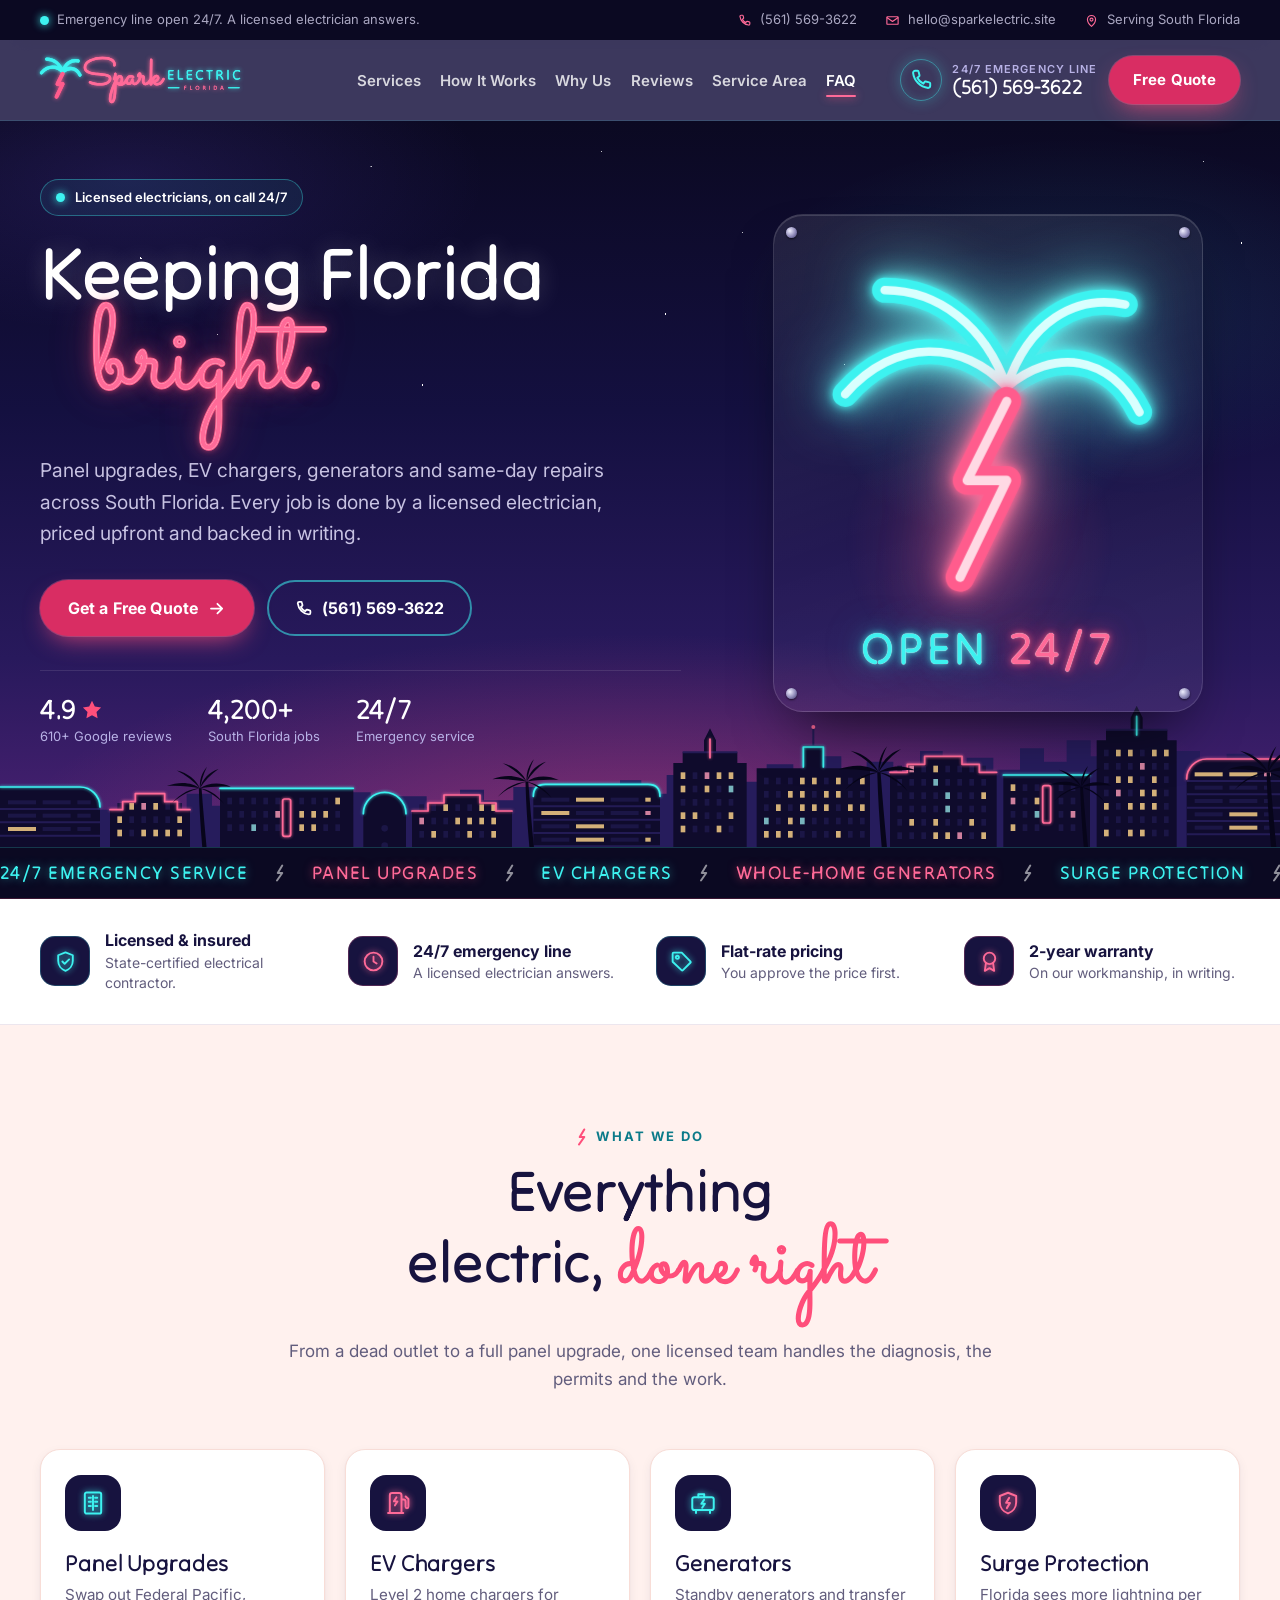
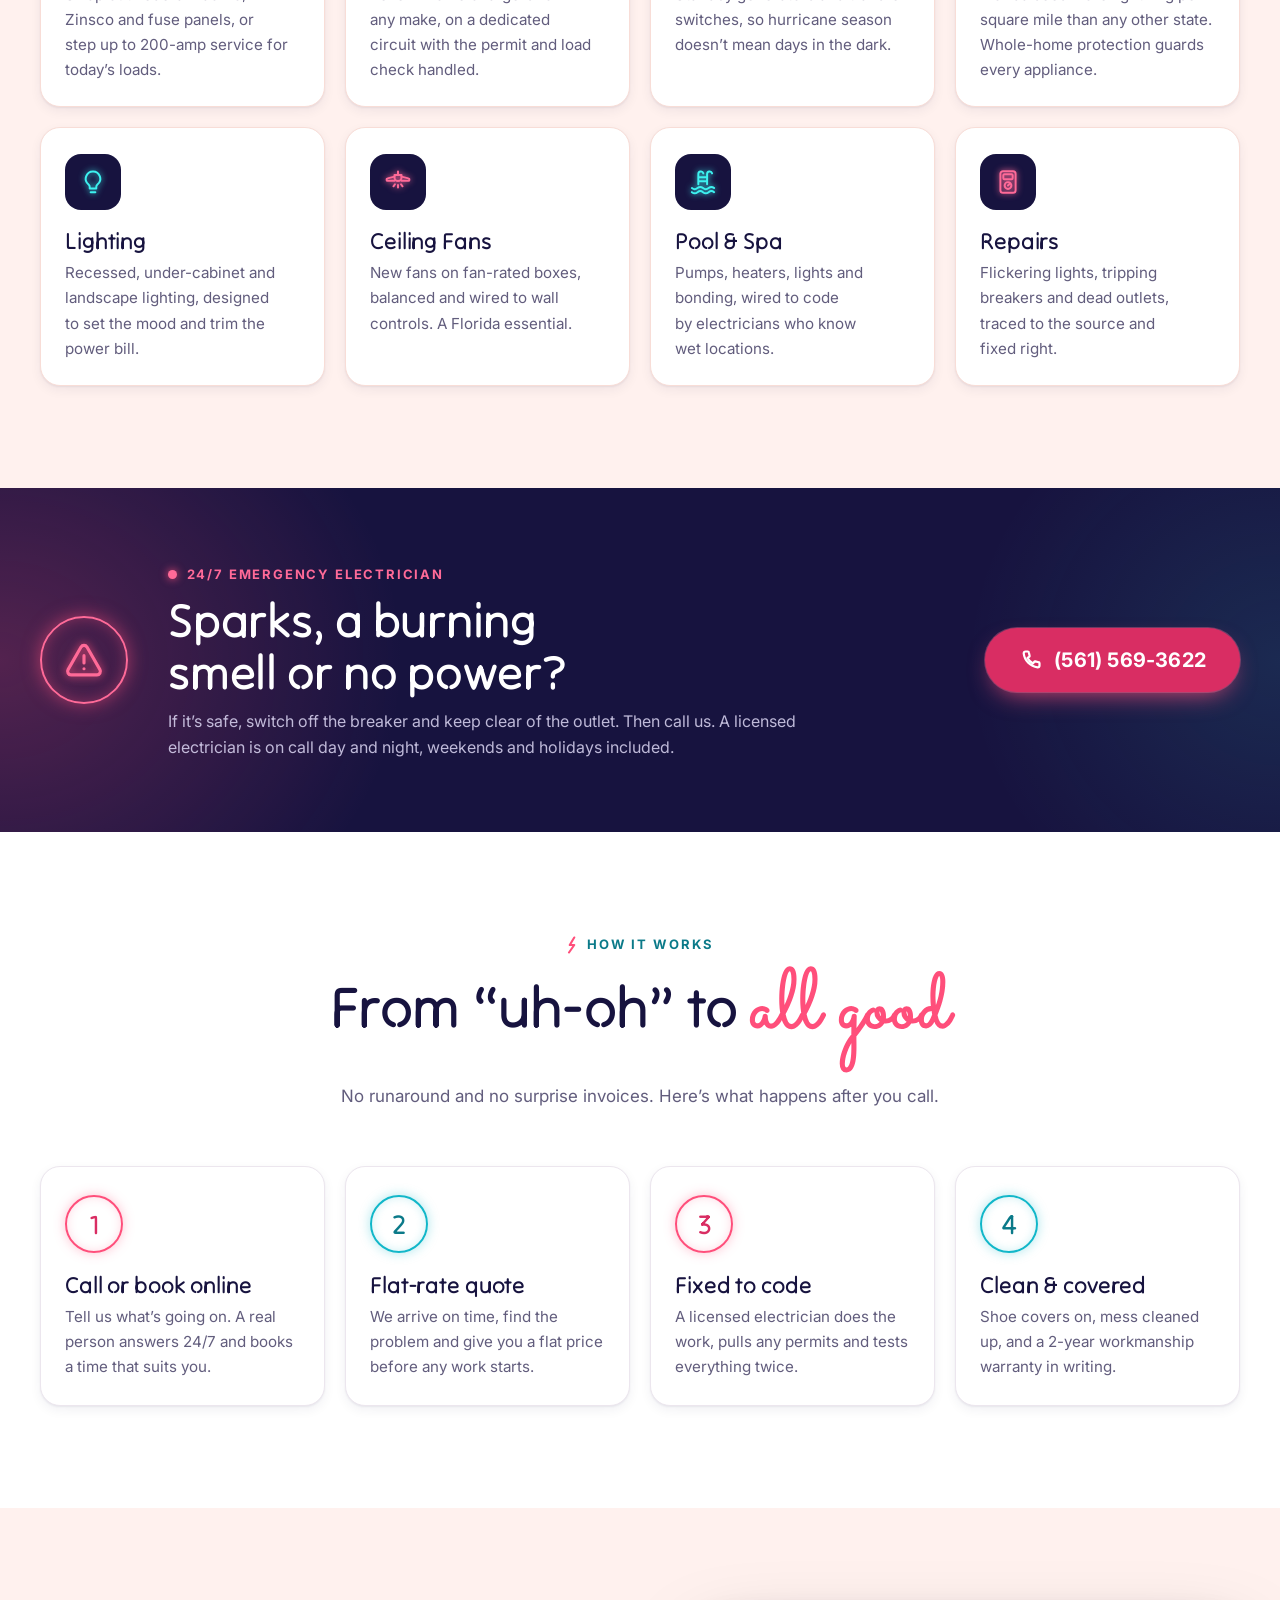
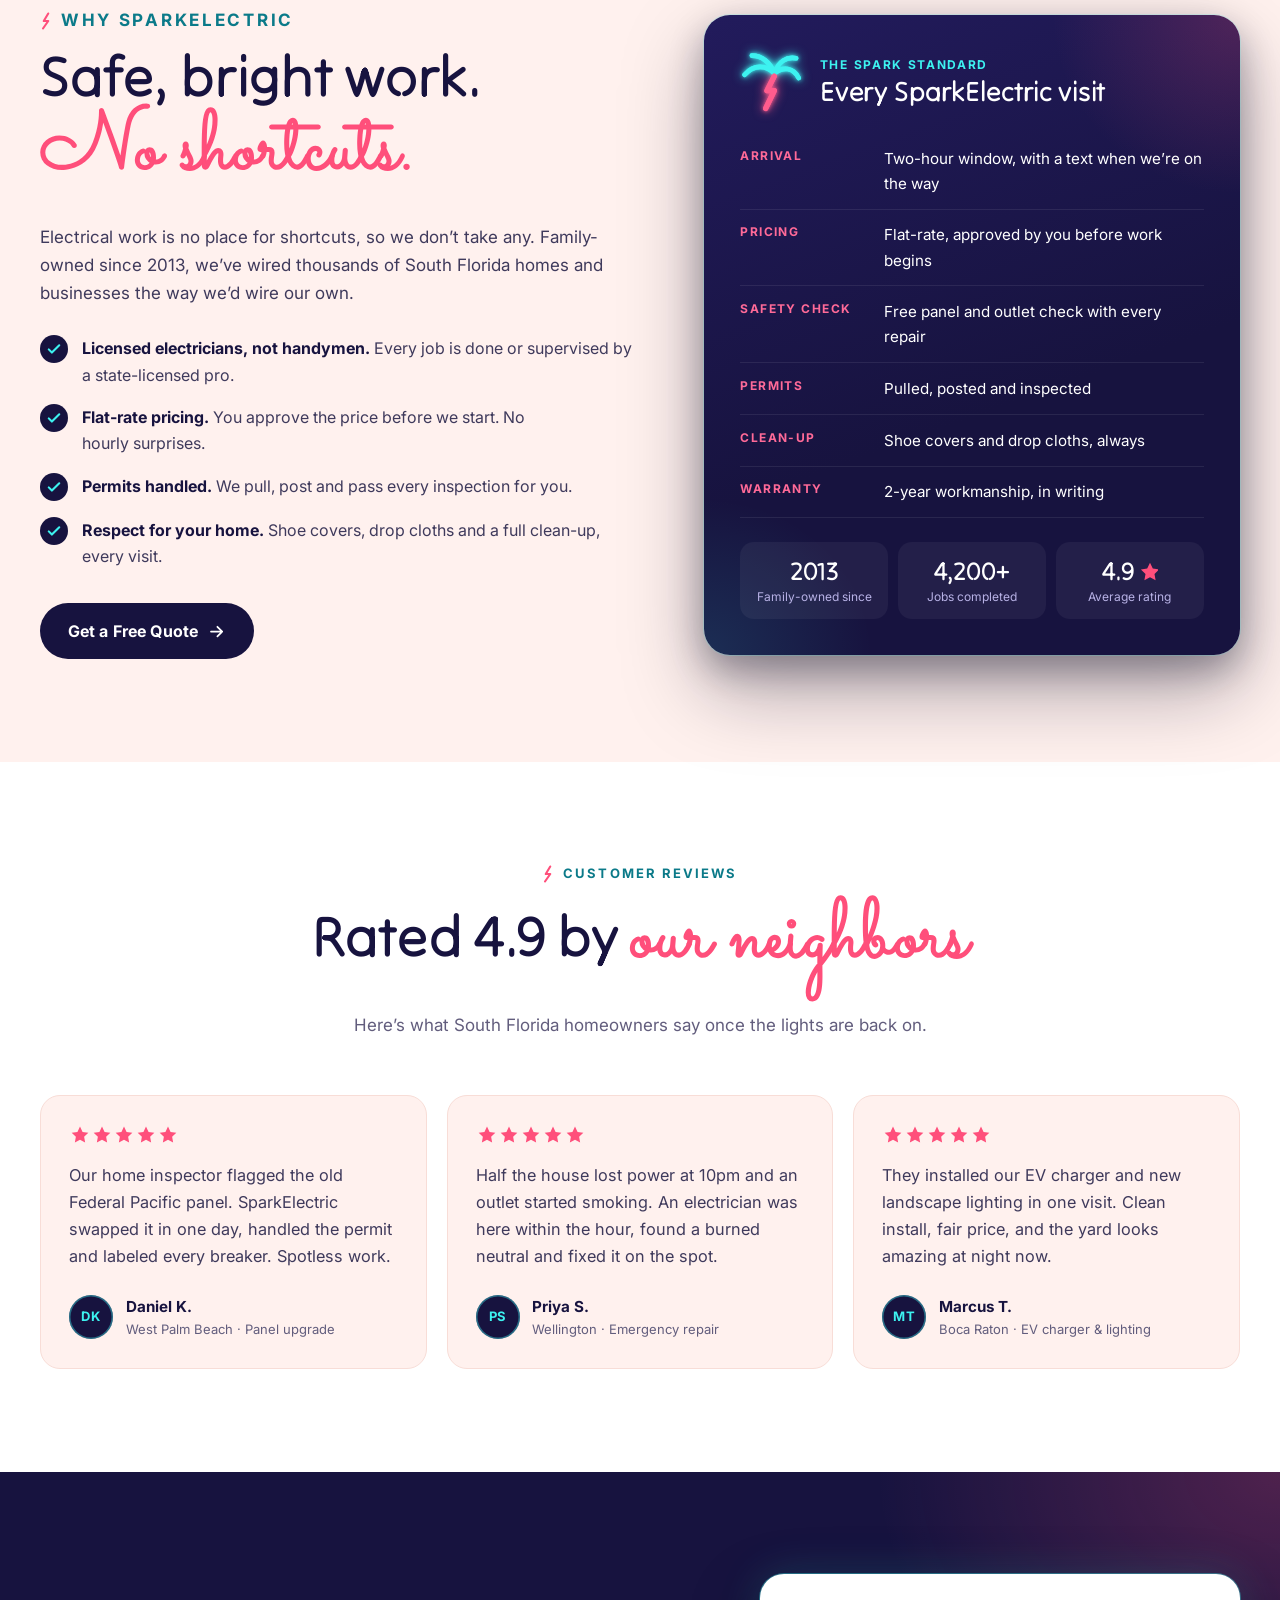
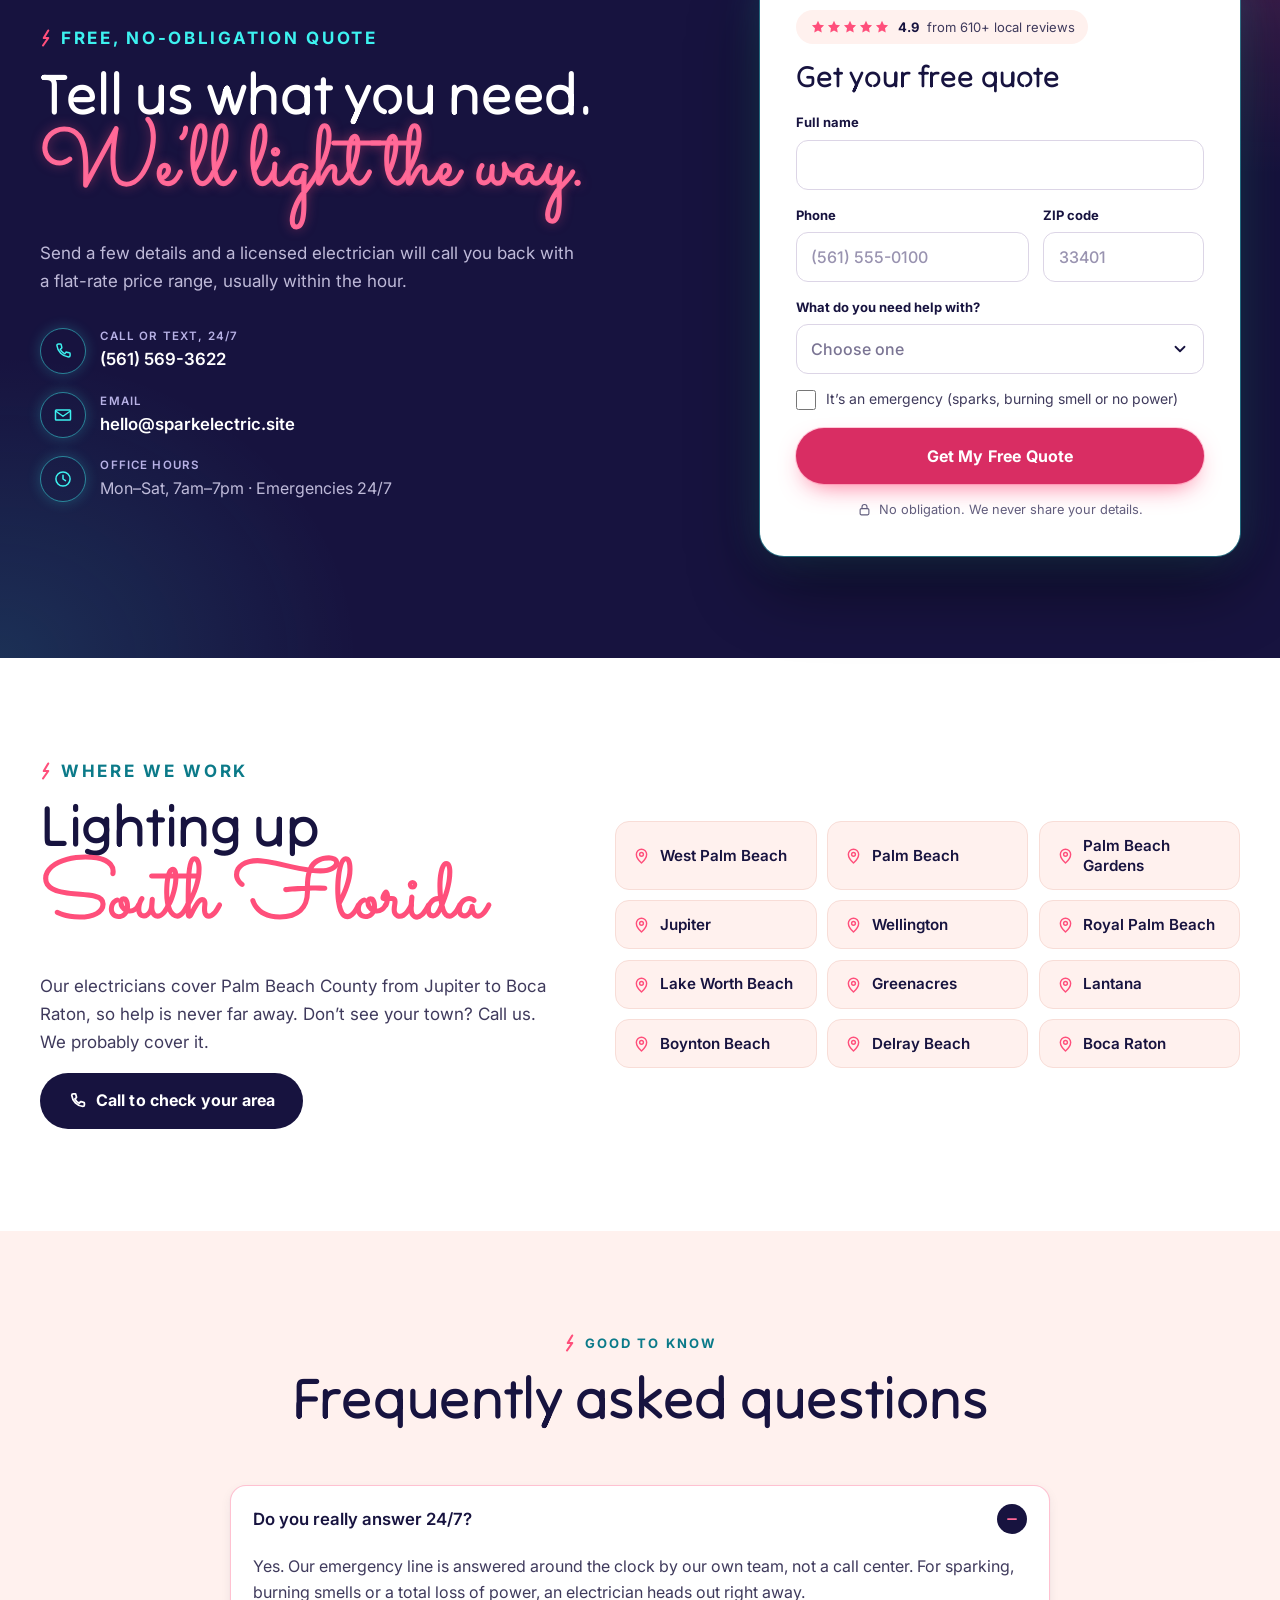
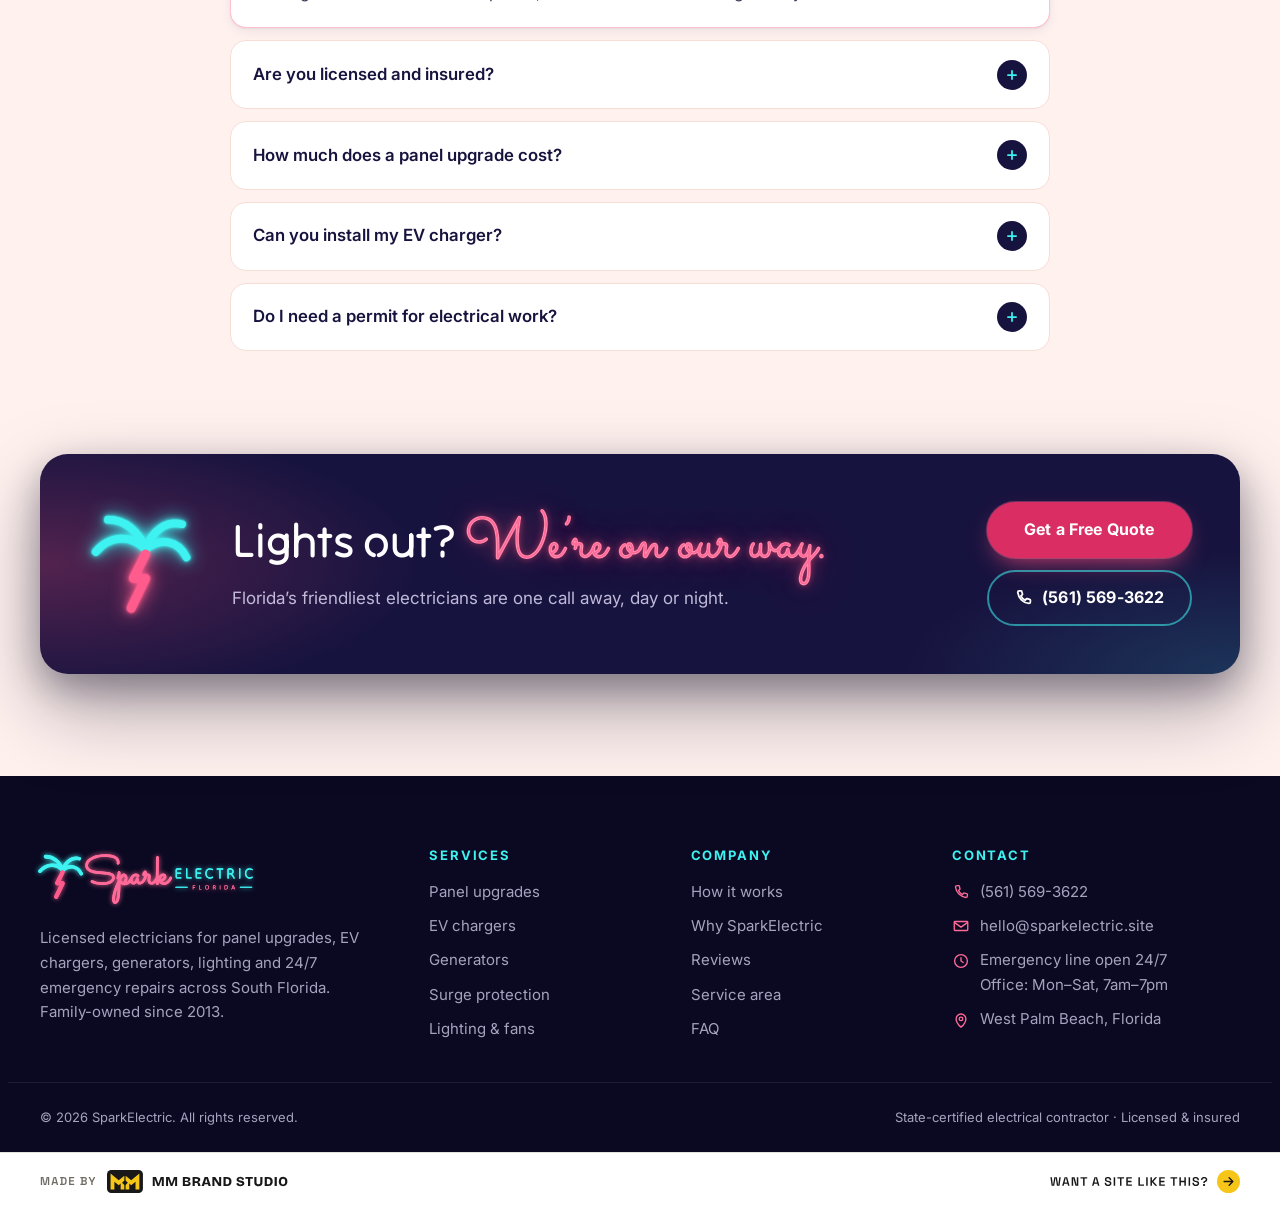
<file: index.html>
<!doctype html>
<html lang="en">
<head>
  <meta charset="utf-8">
  <meta name="viewport" content="width=device-width, initial-scale=1">
  <title>Electrician in South Florida | SparkElectric · Licensed &amp; 24/7</title>
  <meta name="description" content="Licensed South Florida electricians for panel upgrades, EV chargers, generators, lighting and same-day repairs. Upfront flat-rate pricing and a 24/7 emergency line.">
  <link rel="canonical" href="https://sparkelectric.site/">
  <meta name="theme-color" content="#17133F">

  <meta property="og:type" content="website">
  <meta property="og:site_name" content="SparkElectric">
  <meta property="og:title" content="SparkElectric | Keeping Florida bright">
  <meta property="og:description" content="Panel upgrades, EV chargers, generators and same-day electrical repairs from licensed electricians, on call 24/7 across South Florida.">
  <meta property="og:url" content="https://sparkelectric.site/">
  <meta property="og:image" content="https://sparkelectric.site/images/og-image.jpg">
  <meta property="og:image:width" content="1200">
  <meta property="og:image:height" content="630">
  <meta name="twitter:card" content="summary_large_image">

  <link rel="icon" href="images/favicon.svg" type="image/svg+xml">
  <link rel="icon" href="images/favicon-32.png" sizes="32x32" type="image/png">
  <link rel="apple-touch-icon" href="images/apple-touch-icon.png">

  <link rel="preconnect" href="https://fonts.googleapis.com">
  <link rel="preconnect" href="https://fonts.gstatic.com" crossorigin>
  <link rel="stylesheet" href="https://fonts.googleapis.com/css2?family=Inter:wght@400;500;600;700;800&family=Sacramento&family=Tilt+Neon&display=swap">
  <link rel="stylesheet" href="css/styles.css">
  <script>document.documentElement.classList.add("js");</script>

  <script type="application/ld+json">
  {
    "@context": "https://schema.org",
    "@type": "Electrician",
    "name": "SparkElectric",
    "url": "https://sparkelectric.site/",
    "logo": "https://sparkelectric.site/images/logo.svg",
    "image": "https://sparkelectric.site/images/og-image.jpg",
    "telephone": "+1-561-569-3622",
    "email": "hello@sparkelectric.site",
    "priceRange": "$$",
    "address": { "@type": "PostalAddress", "addressLocality": "West Palm Beach", "addressRegion": "FL", "addressCountry": "US" },
    "areaServed": ["West Palm Beach", "Palm Beach", "Palm Beach Gardens", "Jupiter", "Wellington", "Royal Palm Beach", "Lake Worth Beach", "Greenacres", "Lantana", "Boynton Beach", "Delray Beach", "Boca Raton"],
    "openingHoursSpecification": [{
      "@type": "OpeningHoursSpecification",
      "dayOfWeek": ["Monday", "Tuesday", "Wednesday", "Thursday", "Friday", "Saturday", "Sunday"],
      "opens": "00:00",
      "closes": "23:59"
    }]
  }
  </script>
</head>
<body>
<a class="skip-link" href="#main">Skip to content</a>

<!-- Icon sprite, neon filters and shared illustration pieces -->
<svg class="sprite" xmlns="http://www.w3.org/2000/svg" aria-hidden="true" focusable="false">
  <defs>
    <!-- Neon glow: blurs each tube in its own colour at three radii, then lays the sharp tube on top -->
    <filter id="neon-glow" filterUnits="userSpaceOnUse" x="-60" y="-60" width="220" height="220" color-interpolation-filters="sRGB">
      <feGaussianBlur in="SourceGraphic" stdDeviation="1.2" result="near"/>
      <feGaussianBlur in="SourceGraphic" stdDeviation="3.5" result="mid"/>
      <feGaussianBlur in="SourceGraphic" stdDeviation="9" result="far"/>
      <feMerge><feMergeNode in="far"/><feMergeNode in="mid"/><feMergeNode in="near"/><feMergeNode in="SourceGraphic"/></feMerge>
    </filter>
    <!-- Softer glow for the thin trims on the skyline -->
    <filter id="neon-soft" filterUnits="userSpaceOnUse" x="-20" y="-20" width="1960" height="280" color-interpolation-filters="sRGB">
      <feGaussianBlur in="SourceGraphic" stdDeviation="2.5" result="b"/>
      <feMerge><feMergeNode in="b"/><feMergeNode in="SourceGraphic"/></feMerge>
    </filter>
    <path id="star-shape" d="M12 2.8l2.8 5.8 6.3.9-4.6 4.4 1.1 6.3L12 17.2l-5.6 3 1.1-6.3L2.9 9.5l6.3-.9z"/>
    <!-- Palm silhouette for the skyline, crown at 0,0 -->
    <g id="palm">
      <path d="M-3 0C-1 84 7 170 16 262h11C19 170 10 84 4 0Z"/>
      <path d="M0 0C-18-14-50-20-86-6-54-8-26-4 0 0Z"/>
      <path d="M0 0C-22 0-50 12-72 38-48 16-24 6 0 0Z"/>
      <path d="M0 0C-10-22-32-40-60-46-36-34-16-18 0 0Z"/>
      <path d="M0 0C6-24 24-42 48-50 28-36 12-20 0 0Z"/>
      <path d="M0 0C20-14 50-18 80-4 50-6 24-4 0 0Z"/>
      <path d="M0 0C18 2 44 14 62 40 40 18 20 8 0 0Z"/>
      <path d="M0 0C-2-20 4-40 18-56 8-36 4-18 0 0Z"/>
    </g>
  </defs>

  <!-- The logo's palm, as neon tubes. Colours come from custom properties. -->
  <symbol id="mark" viewBox="4 6 94 94">
    <g fill="none" stroke-linecap="round" stroke-linejoin="round">
      <path stroke-width="7" style="stroke: var(--mark-frond, #3DF2F0)" d="M56 40C44 27 25 26 11 42M56 40C50 23 37 13 22 13M56 40C62 22 75 14 89 17M56 40C69 29 85 31 93 47"/>
      <path stroke-width="8" style="stroke: var(--mark-trunk, #FF5C8D)" d="M56 44 45 66H56L43 93"/>
    </g>
  </symbol>
  <symbol id="i-stars" viewBox="0 0 120 24"><use href="#star-shape"/><use href="#star-shape" x="24"/><use href="#star-shape" x="48"/><use href="#star-shape" x="72"/><use href="#star-shape" x="96"/></symbol>

  <symbol id="i-phone" viewBox="0 0 24 24"><path d="M6.6 3.5h2.2c.5 0 .9.3 1 .8l.8 3.4c.1.4-.1.9-.5 1.1L8.6 9.9a12 12 0 0 0 5.5 5.5l1.1-1.5c.2-.4.7-.6 1.1-.5l3.4.8c.5.1.8.5.8 1v2.2c0 1-.8 1.9-1.9 1.9A15.8 15.8 0 0 1 4.7 5.4c0-1 .9-1.9 1.9-1.9Z"/></symbol>
  <symbol id="i-mail" viewBox="0 0 24 24"><path d="M4 6h16a1 1 0 0 1 1 1v10a1 1 0 0 1-1 1H4a1 1 0 0 1-1-1V7a1 1 0 0 1 1-1Z"/><path d="m3.5 7.5 8.5 6 8.5-6"/></symbol>
  <symbol id="i-pin" viewBox="0 0 24 24"><path d="M12 21.5s-6.5-5.6-6.5-11a6.5 6.5 0 0 1 13 0c0 5.4-6.5 11-6.5 11Z"/><circle cx="12" cy="10.5" r="2.4"/></symbol>
  <symbol id="i-clock" viewBox="0 0 24 24"><circle cx="12" cy="12" r="8.5"/><path d="M12 7.5V12l3 2"/></symbol>
  <symbol id="i-arrow" viewBox="0 0 24 24"><path d="M5 12h14M13 6l6 6-6 6"/></symbol>
  <symbol id="i-check" viewBox="0 0 24 24"><path d="m5 12.5 4.2 4.2L19 7"/></symbol>
  <symbol id="i-lock" viewBox="0 0 24 24"><rect x="5" y="10.5" width="14" height="10" rx="2"/><path d="M8 10.5V8a4 4 0 0 1 8 0v2.5"/></symbol>
  <symbol id="i-shield" viewBox="0 0 24 24"><path d="M12 3.2 19 6v5.3c0 4.6-3 8.3-7 9.6-4-1.3-7-5-7-9.6V6l7-2.8Z"/><path d="m9 12 2.2 2.2L15.5 10"/></symbol>
  <symbol id="i-tag" viewBox="0 0 24 24"><path d="M3.5 12.2V4.5a1 1 0 0 1 1-1h7.7l8.3 8.3a1 1 0 0 1 0 1.4l-7.1 7.1a1 1 0 0 1-1.4 0Z"/><circle cx="8" cy="8" r="1.5"/></symbol>
  <symbol id="i-award" viewBox="0 0 24 24"><circle cx="12" cy="9" r="5.5"/><path d="M8.6 13.4 7.5 21l4.5-2.6 4.5 2.6-1.1-7.6"/></symbol>
  <symbol id="i-alert" viewBox="0 0 24 24"><path d="M10.3 4.6 2.9 17.5A2 2 0 0 0 4.6 20.5h14.8a2 2 0 0 0 1.7-3L13.7 4.6a2 2 0 0 0-3.4 0Z"/><path d="M12 9.5v4.2M12 17h.01"/></symbol>
  <symbol id="i-panel" viewBox="0 0 24 24"><rect x="5" y="3" width="14" height="18" rx="1.6"/><path d="M12 6v12M8.4 7.5h1.8M13.8 7.5h1.8M8.4 11h1.8M13.8 11h1.8M8.4 14.5h1.8M13.8 14.5h1.8"/></symbol>
  <symbol id="i-ev" viewBox="0 0 24 24"><path d="M5 20.5V5.5a2 2 0 0 1 2-2h6a2 2 0 0 1 2 2v15M3.5 20.5h13M15 9h1.6a1.9 1.9 0 0 1 1.9 1.9v4.4a1.2 1.2 0 0 0 2.4 0V8.6L18.6 6.4"/><path d="m10.6 7.2-2.1 3.4h3l-2.1 3.4"/></symbol>
  <symbol id="i-generator" viewBox="0 0 24 24"><rect x="2.8" y="7" width="18.4" height="11" rx="1.8"/><path d="M6 18v2.5M18 18v2.5M8 7V4.5h5V7"/><path d="m12.9 9.3-2.3 3.4h3l-2.3 3.4"/></symbol>
  <symbol id="i-surge" viewBox="0 0 24 24"><path d="M12 3.2 19 6v5.3c0 4.6-3 8.3-7 9.6-4-1.3-7-5-7-9.6V6l7-2.8Z"/><path d="m13 7.6-2.6 4.3h3.3L11 16.4"/></symbol>
  <symbol id="i-bulb" viewBox="0 0 24 24"><path d="M9.2 17.5h5.6M10 20.8h4M12 3a6.2 6.2 0 0 0-3.8 11.1c.7.6 1 1.3 1 2.1v1.3h5.6v-1.3c0-.8.3-1.5 1-2.1A6.2 6.2 0 0 0 12 3Z"/></symbol>
  <symbol id="i-fan" viewBox="0 0 24 24"><path d="M12 3v3M9 6h6v2.2a3 3 0 0 1-6 0Z"/><path d="M9 7.4 3.1 8.9a1.05 1.05 0 0 0 .3 2.1H9M15 7.4l5.9 1.5a1.05 1.05 0 0 1-.3 2.1H15"/><path d="M12 14.6v2.2M9.4 13.9l-1.3 1.8M14.6 13.9l1.3 1.8"/></symbol>
  <symbol id="i-pool" viewBox="0 0 24 24"><path d="M8 14V5.2a2.2 2.2 0 0 1 4.3-.6M15.5 14V5.2a2.2 2.2 0 0 1 4.3-.6M8 8h7.5M8 11.3h7.5"/><path d="M2.5 17.2c1.6 1.3 3.2 1.3 4.8 0s3.2-1.3 4.7 0 3.2 1.3 4.8 0 3.2-1.3 4.7 0M2.5 20.7c1.6 1.3 3.2 1.3 4.8 0s3.2-1.3 4.7 0 3.2 1.3 4.8 0 3.2-1.3 4.7 0"/></symbol>
  <symbol id="i-meter" viewBox="0 0 24 24"><rect x="5.5" y="2.8" width="13" height="18.4" rx="2.2"/><rect x="8" y="5.3" width="8" height="4.4" rx=".9"/><circle cx="12" cy="15" r="2.9"/><path d="m12 15 1.6-1.6"/></symbol>
</svg>

<div class="topbar">
  <div class="container topbar__inner">
    <p class="topbar__item"><span class="pulse" aria-hidden="true"></span>Emergency line open 24/7. A licensed electrician answers.</p>
    <ul class="topbar__list">
      <li><svg class="icon"><use href="#i-phone"/></svg><a href="tel:+15615693622">(561) 569-3622</a></li>
      <li><svg class="icon"><use href="#i-mail"/></svg><a href="mailto:hello@sparkelectric.site">hello@sparkelectric.site</a></li>
      <li><svg class="icon"><use href="#i-pin"/></svg>Serving South Florida</li>
    </ul>
  </div>
</div>

<header class="header" data-header>
  <div class="container header__inner">
    <a class="brand" href="#top">
      <img src="images/logo-light.svg" alt="SparkElectric Florida" width="542" height="148">
    </a>

    <nav class="nav" id="site-nav" aria-label="Main">
      <ul class="nav__list">
        <li><a href="#services">Services</a></li>
        <li><a href="#process">How It Works</a></li>
        <li><a href="#why">Why Us</a></li>
        <li><a href="#reviews">Reviews</a></li>
        <li><a href="#areas">Service Area</a></li>
        <li><a href="#faq">FAQ</a></li>
      </ul>
      <div class="nav__cta">
        <a class="btn btn--primary btn--lg" href="#quote">Get a Free Quote</a>
        <a class="btn btn--ghost btn--lg" href="tel:+15615693622"><svg class="icon"><use href="#i-phone"/></svg>(561) 569-3622</a>
      </div>
    </nav>

    <div class="header__actions">
      <a class="header__phone" href="tel:+15615693622">
        <span class="header__phone-icon"><svg class="icon"><use href="#i-phone"/></svg></span>
        <span><small>24/7 emergency line</small>(561) 569-3622</span>
      </a>
      <a class="btn btn--primary header__cta" href="#quote">Free Quote</a>
      <button class="nav-toggle" type="button" aria-expanded="false" aria-controls="site-nav" aria-label="Open menu">
        <span></span><span></span><span></span>
      </button>
    </div>
  </div>
</header>

<main id="main">

  <!-- ============================== HERO ============================== -->
  <section class="hero" id="top" data-hero>
    <div class="hero__sky" aria-hidden="true"></div>

    <div class="container hero__grid">
      <div class="hero__copy">
        <p class="hero__badge"><span class="pulse" aria-hidden="true"></span>Licensed electricians, on call 24/7</p>
        <h1 class="hero__title">Keeping Florida <span class="hero__script neon-text neon-text--pink" style="--d: 1.25s">bright.</span></h1>
        <p class="hero__lead">Panel upgrades, EV chargers, generators and same-day repairs across South Florida. Every job is done by a licensed electrician, priced upfront and backed in writing.</p>
        <div class="hero__ctas">
          <a class="btn btn--primary btn--lg" href="#quote">Get a Free Quote<svg class="icon"><use href="#i-arrow"/></svg></a>
          <a class="btn btn--ghost btn--lg" href="tel:+15615693622"><svg class="icon"><use href="#i-phone"/></svg>(561) 569-3622</a>
        </div>
        <ul class="hero__proof">
          <li><strong>4.9<svg class="icon icon--star" aria-hidden="true"><use href="#star-shape"/></svg></strong><span>610+ Google reviews</span></li>
          <li><strong>4,200+</strong><span>South Florida jobs</span></li>
          <li><strong>24/7</strong><span>Emergency service</span></li>
        </ul>
      </div>

      <!-- The neon sign: glass tubes are always drawn; the lit tubes flicker on once the fonts are ready -->
      <div class="hero__visual" aria-hidden="true">
        <div class="sign">
          <i class="sign__screw"></i><i class="sign__screw"></i><i class="sign__screw"></i><i class="sign__screw"></i>
          <svg class="sign__art" viewBox="4 6 94 94">
            <g class="sign__glass" fill="none" stroke-linecap="round" stroke-linejoin="round">
              <path stroke-width="7" d="M56 40C44 27 25 26 11 42M56 40C50 23 37 13 22 13M56 40C62 22 75 14 89 17M56 40C69 29 85 31 93 47"/>
              <path stroke-width="8" d="M56 44 45 66H56L43 93"/>
            </g>
            <g class="tube" style="--d: .35s" filter="url(#neon-glow)" fill="none" stroke-linecap="round" stroke-linejoin="round">
              <path stroke="#3DF2F0" stroke-width="7" d="M56 40C44 27 25 26 11 42M56 40C50 23 37 13 22 13M56 40C62 22 75 14 89 17M56 40C69 29 85 31 93 47"/>
              <path stroke="#D8FFFE" stroke-width="2.4" d="M56 40C44 27 25 26 11 42M56 40C50 23 37 13 22 13M56 40C62 22 75 14 89 17M56 40C69 29 85 31 93 47"/>
            </g>
            <g class="tube" style="--d: .8s" filter="url(#neon-glow)" fill="none" stroke-linecap="round" stroke-linejoin="round">
              <path stroke="#FF5C8D" stroke-width="8" d="M56 44 45 66H56L43 93"/>
              <path stroke="#FFD9E4" stroke-width="2.6" d="M56 44 45 66H56L43 93"/>
            </g>
            <path class="sign__pulse" pathLength="100" d="M56 44 45 66H56L43 93"/>
          </svg>
          <p class="sign__open"><span class="neon-text neon-text--aqua" style="--d: 1.6s">Open</span><span class="neon-text neon-text--pink" style="--d: 1.9s">24/7</span></p>
        </div>
      </div>
    </div>

    <!-- Miami Deco skyline at night: low on the left under the copy, rising towards the sign -->
    <svg class="hero__skyline" viewBox="0 0 1920 240" preserveAspectRatio="xMidYMax slice" aria-hidden="true">
      <path class="skyline__far" d="M0 [base64]"/>
      <path class="skyline__near" d="M0 240V150H120A30 30 0 0 1 150 180V240ZM165 240V184H184V172H203V160H247V172H266V184H285V240ZM330 240V152H530V240ZM545 240V190.0A32.0 32.0 0 0 1 609 190.0V240ZM618 240V186H642V174H666V162H720V174H744V186H768V240ZM800 240V164Q800 146 818 146H972Q990 146 990 164V240ZM1010 240V114H1024V98H1056.0V80L1065.0 62L1074.0 80V98H1106V114H1120V240ZM1135 240V122H1305V240ZM1205.0 122V88H1235.0V122ZM1335 240V128H1361V116H1387V104H1443V116H1469V128H1495V240ZM1505 240V132H1635V240ZM1645 240V80H1659V64H1696.0V46L1705.0 28L1714.0 46V64H1751V80H1765V240ZM1780 240V138A30 30 0 0 1 1810 108H1920V240Z"/>
      <path class="skyline__lines" d="M0 183H150M0 203H150M0 223H150M800 179H990M800 199H990M800 219H990M800 239H990M1024 98H1106M1220.0 88V62M1659 64H1751M1780 141H1920M1780 161H1920M1780 181H1920M1780 201H1920M1780 221H1920"/>
      <g class="skyline__win skyline__win--off"><rect x="12" y="170" width="42" height="6"/><rect x="64" y="170" width="42" height="6"/><rect x="116" y="170" width="20" height="6"/><rect x="12" y="190" width="42" height="6"/><rect x="64" y="190" width="42" height="6"/><rect x="116" y="190" width="20" height="6"/><rect x="64" y="210" width="42" height="6"/><rect x="116" y="210" width="20" height="6"/><rect x="176" y="174" width="7" height="10"/><rect x="248" y="174" width="7" height="10"/><rect x="266" y="174" width="7" height="10"/><rect x="194" y="194" width="7" height="10"/><rect x="212" y="194" width="7" height="10"/><rect x="230" y="194" width="7" height="10"/><rect x="248" y="194" width="7" height="10"/><rect x="194" y="214" width="7" height="10"/><rect x="341" y="166" width="7" height="10"/><rect x="359" y="166" width="7" height="10"/><rect x="377" y="166" width="7" height="10"/><rect x="395" y="166" width="7" height="10"/><rect x="413" y="166" width="7" height="10"/><rect x="449" y="166" width="7" height="10"/><rect x="467" y="166" width="7" height="10"/><rect x="485" y="166" width="7" height="10"/><rect x="341" y="186" width="7" height="10"/><rect x="359" y="186" width="7" height="10"/><rect x="377" y="186" width="7" height="10"/><rect x="395" y="186" width="7" height="10"/><rect x="503" y="186" width="7" height="10"/><rect x="341" y="206" width="7" height="10"/><rect x="359" y="206" width="7" height="10"/><rect x="395" y="206" width="7" height="10"/><rect x="413" y="206" width="7" height="10"/><rect x="485" y="206" width="7" height="10"/><rect x="503" y="206" width="7" height="10"/><rect x="629" y="176" width="7" height="10"/><rect x="647" y="176" width="7" height="10"/><rect x="683" y="176" width="7" height="10"/><rect x="701" y="176" width="7" height="10"/><rect x="647" y="196" width="7" height="10"/><rect x="665" y="196" width="7" height="10"/><rect x="629" y="216" width="7" height="10"/><rect x="665" y="216" width="7" height="10"/><rect x="683" y="216" width="7" height="10"/><rect x="719" y="216" width="7" height="10"/><rect x="812" y="166" width="42" height="6"/><rect x="916" y="166" width="42" height="6"/><rect x="864" y="186" width="42" height="6"/><rect x="916" y="186" width="42" height="6"/><rect x="812" y="206" width="42" height="6"/><rect x="916" y="206" width="42" height="6"/><rect x="968" y="206" width="8" height="6"/><rect x="812" y="226" width="42" height="6"/><rect x="916" y="226" width="42" height="6"/><rect x="1039" y="128" width="7" height="10"/><rect x="1039" y="148" width="7" height="10"/><rect x="1075" y="148" width="7" height="10"/><rect x="1021" y="168" width="7" height="10"/><rect x="1039" y="168" width="7" height="10"/><rect x="1057" y="168" width="7" height="10"/><rect x="1075" y="168" width="7" height="10"/><rect x="1093" y="168" width="7" height="10"/><rect x="1057" y="188" width="7" height="10"/><rect x="1075" y="188" width="7" height="10"/><rect x="1039" y="208" width="7" height="10"/><rect x="1057" y="208" width="7" height="10"/><rect x="1093" y="208" width="7" height="10"/><rect x="1146" y="136" width="7" height="10"/><rect x="1164" y="136" width="7" height="10"/><rect x="1182" y="136" width="7" height="10"/><rect x="1236" y="136" width="7" height="10"/><rect x="1272" y="136" width="7" height="10"/><rect x="1146" y="156" width="7" height="10"/><rect x="1164" y="156" width="7" height="10"/><rect x="1218" y="156" width="7" height="10"/><rect x="1272" y="156" width="7" height="10"/><rect x="1290" y="156" width="7" height="10"/><rect x="1146" y="176" width="7" height="10"/><rect x="1182" y="176" width="7" height="10"/><rect x="1254" y="176" width="7" height="10"/><rect x="1164" y="196" width="7" height="10"/><rect x="1218" y="196" width="7" height="10"/><rect x="1236" y="196" width="7" height="10"/><rect x="1254" y="196" width="7" height="10"/><rect x="1272" y="196" width="7" height="10"/><rect x="1290" y="196" width="7" height="10"/><rect x="1200" y="216" width="7" height="10"/><rect x="1218" y="216" width="7" height="10"/><rect x="1236" y="216" width="7" height="10"/><rect x="1272" y="216" width="7" height="10"/><rect x="1290" y="216" width="7" height="10"/><rect x="1346" y="118" width="7" height="10"/><rect x="1382" y="118" width="7" height="10"/><rect x="1418" y="118" width="7" height="10"/><rect x="1436" y="118" width="7" height="10"/><rect x="1454" y="118" width="7" height="10"/><rect x="1472" y="118" width="7" height="10"/><rect x="1346" y="138" width="7" height="10"/><rect x="1364" y="138" width="7" height="10"/><rect x="1382" y="138" width="7" height="10"/><rect x="1418" y="138" width="7" height="10"/><rect x="1436" y="138" width="7" height="10"/><rect x="1454" y="138" width="7" height="10"/><rect x="1472" y="138" width="7" height="10"/><rect x="1346" y="158" width="7" height="10"/><rect x="1364" y="158" width="7" height="10"/><rect x="1382" y="158" width="7" height="10"/><rect x="1400" y="158" width="7" height="10"/><rect x="1436" y="158" width="7" height="10"/><rect x="1454" y="158" width="7" height="10"/><rect x="1346" y="178" width="7" height="10"/><rect x="1364" y="178" width="7" height="10"/><rect x="1382" y="178" width="7" height="10"/><rect x="1400" y="178" width="7" height="10"/><rect x="1436" y="178" width="7" height="10"/><rect x="1454" y="178" width="7" height="10"/><rect x="1472" y="178" width="7" height="10"/><rect x="1346" y="198" width="7" height="10"/><rect x="1382" y="198" width="7" height="10"/><rect x="1418" y="198" width="7" height="10"/><rect x="1436" y="198" width="7" height="10"/><rect x="1472" y="198" width="7" height="10"/><rect x="1346" y="218" width="7" height="10"/><rect x="1364" y="218" width="7" height="10"/><rect x="1382" y="218" width="7" height="10"/><rect x="1454" y="218" width="7" height="10"/><rect x="1534" y="146" width="7" height="10"/><rect x="1552" y="146" width="7" height="10"/><rect x="1588" y="146" width="7" height="10"/><rect x="1606" y="146" width="7" height="10"/><rect x="1534" y="166" width="7" height="10"/><rect x="1588" y="166" width="7" height="10"/><rect x="1606" y="166" width="7" height="10"/><rect x="1516" y="186" width="7" height="10"/><rect x="1534" y="186" width="7" height="10"/><rect x="1588" y="186" width="7" height="10"/><rect x="1534" y="206" width="7" height="10"/><rect x="1552" y="206" width="7" height="10"/><rect x="1588" y="206" width="7" height="10"/><rect x="1606" y="206" width="7" height="10"/><rect x="1656" y="94" width="7" height="10"/><rect x="1710" y="94" width="7" height="10"/><rect x="1656" y="114" width="7" height="10"/><rect x="1674" y="114" width="7" height="10"/><rect x="1692" y="114" width="7" height="10"/><rect x="1728" y="114" width="7" height="10"/><rect x="1746" y="114" width="7" height="10"/><rect x="1656" y="134" width="7" height="10"/><rect x="1710" y="134" width="7" height="10"/><rect x="1746" y="134" width="7" height="10"/><rect x="1656" y="154" width="7" height="10"/><rect x="1692" y="154" width="7" height="10"/><rect x="1746" y="154" width="7" height="10"/><rect x="1674" y="174" width="7" height="10"/><rect x="1746" y="174" width="7" height="10"/><rect x="1656" y="194" width="7" height="10"/><rect x="1674" y="194" width="7" height="10"/><rect x="1692" y="194" width="7" height="10"/><rect x="1710" y="194" width="7" height="10"/><rect x="1728" y="194" width="7" height="10"/><rect x="1746" y="194" width="7" height="10"/><rect x="1674" y="214" width="7" height="10"/><rect x="1728" y="214" width="7" height="10"/><rect x="1746" y="214" width="7" height="10"/><rect x="1792" y="148" width="42" height="6"/><rect x="1844" y="148" width="42" height="6"/><rect x="1896" y="148" width="10" height="6"/><rect x="1792" y="168" width="42" height="6"/><rect x="1844" y="168" width="42" height="6"/><rect x="1896" y="168" width="10" height="6"/><rect x="1792" y="188" width="42" height="6"/><rect x="1896" y="188" width="10" height="6"/><rect x="1792" y="208" width="42" height="6"/><rect x="1896" y="208" width="10" height="6"/><circle cx="577" cy="212" r="5"/><circle cx="577" cy="238" r="5"/></g>
      <g class="skyline__win skyline__win--warm"><rect x="12" y="210" width="42" height="6"/><rect x="194" y="174" width="7" height="10"/><rect x="230" y="174" width="7" height="10"/><rect x="176" y="194" width="7" height="10"/><rect x="266" y="194" width="7" height="10"/><rect x="176" y="214" width="7" height="10"/><rect x="212" y="214" width="7" height="10"/><rect x="230" y="214" width="7" height="10"/><rect x="248" y="214" width="7" height="10"/><rect x="266" y="214" width="7" height="10"/><rect x="503" y="166" width="7" height="10"/><rect x="449" y="186" width="7" height="10"/><rect x="467" y="186" width="7" height="10"/><rect x="485" y="186" width="7" height="10"/><rect x="449" y="206" width="7" height="10"/><rect x="467" y="206" width="7" height="10"/><rect x="665" y="176" width="7" height="10"/><rect x="719" y="176" width="7" height="10"/><rect x="737" y="176" width="7" height="10"/><rect x="683" y="196" width="7" height="10"/><rect x="701" y="196" width="7" height="10"/><rect x="719" y="196" width="7" height="10"/><rect x="737" y="196" width="7" height="10"/><rect x="647" y="216" width="7" height="10"/><rect x="701" y="216" width="7" height="10"/><rect x="737" y="216" width="7" height="10"/><rect x="864" y="166" width="42" height="6"/><rect x="968" y="166" width="8" height="6"/><rect x="812" y="186" width="42" height="6"/><rect x="864" y="206" width="42" height="6"/><rect x="864" y="226" width="42" height="6"/><rect x="968" y="226" width="8" height="6"/><rect x="1021" y="128" width="7" height="10"/><rect x="1075" y="128" width="7" height="10"/><rect x="1093" y="128" width="7" height="10"/><rect x="1021" y="148" width="7" height="10"/><rect x="1057" y="148" width="7" height="10"/><rect x="1021" y="188" width="7" height="10"/><rect x="1039" y="188" width="7" height="10"/><rect x="1093" y="188" width="7" height="10"/><rect x="1021" y="208" width="7" height="10"/><rect x="1075" y="208" width="7" height="10"/><rect x="1200" y="136" width="7" height="10"/><rect x="1218" y="136" width="7" height="10"/><rect x="1254" y="136" width="7" height="10"/><rect x="1290" y="136" width="7" height="10"/><rect x="1182" y="156" width="7" height="10"/><rect x="1200" y="156" width="7" height="10"/><rect x="1236" y="156" width="7" height="10"/><rect x="1254" y="156" width="7" height="10"/><rect x="1164" y="176" width="7" height="10"/><rect x="1200" y="176" width="7" height="10"/><rect x="1218" y="176" width="7" height="10"/><rect x="1236" y="176" width="7" height="10"/><rect x="1272" y="176" width="7" height="10"/><rect x="1290" y="176" width="7" height="10"/><rect x="1182" y="196" width="7" height="10"/><rect x="1146" y="216" width="7" height="10"/><rect x="1164" y="216" width="7" height="10"/><rect x="1182" y="216" width="7" height="10"/><rect x="1254" y="216" width="7" height="10"/><rect x="1400" y="118" width="7" height="10"/><rect x="1472" y="158" width="7" height="10"/><rect x="1364" y="198" width="7" height="10"/><rect x="1400" y="198" width="7" height="10"/><rect x="1454" y="198" width="7" height="10"/><rect x="1400" y="218" width="7" height="10"/><rect x="1418" y="218" width="7" height="10"/><rect x="1472" y="218" width="7" height="10"/><rect x="1516" y="146" width="7" height="10"/><rect x="1552" y="166" width="7" height="10"/><rect x="1516" y="206" width="7" height="10"/><rect x="1674" y="94" width="7" height="10"/><rect x="1692" y="94" width="7" height="10"/><rect x="1728" y="94" width="7" height="10"/><rect x="1746" y="94" width="7" height="10"/><rect x="1674" y="134" width="7" height="10"/><rect x="1692" y="134" width="7" height="10"/><rect x="1728" y="134" width="7" height="10"/><rect x="1710" y="154" width="7" height="10"/><rect x="1728" y="154" width="7" height="10"/><rect x="1656" y="174" width="7" height="10"/><rect x="1692" y="174" width="7" height="10"/><rect x="1710" y="174" width="7" height="10"/><rect x="1728" y="174" width="7" height="10"/><rect x="1656" y="214" width="7" height="10"/><rect x="1692" y="214" width="7" height="10"/><rect x="1710" y="214" width="7" height="10"/><rect x="1792" y="128" width="42" height="6"/><rect x="1844" y="128" width="42" height="6"/><rect x="1844" y="188" width="42" height="6"/><rect x="1844" y="208" width="42" height="6"/></g>
      <g class="skyline__win skyline__win--pink"><rect x="212" y="174" width="7" height="10"/><rect x="413" y="186" width="7" height="10"/><rect x="629" y="196" width="7" height="10"/><rect x="968" y="186" width="8" height="6"/><rect x="1057" y="128" width="7" height="10"/><rect x="1364" y="118" width="7" height="10"/><rect x="1436" y="218" width="7" height="10"/><rect x="1516" y="166" width="7" height="10"/><rect x="1606" y="186" width="7" height="10"/><rect x="1710" y="114" width="7" height="10"/><rect x="1674" y="154" width="7" height="10"/><rect x="1896" y="128" width="10" height="6"/></g>
      <g class="skyline__win skyline__win--aqua"><rect x="377" y="206" width="7" height="10"/><rect x="1093" y="148" width="7" height="10"/><rect x="1146" y="196" width="7" height="10"/><rect x="1200" y="196" width="7" height="10"/><rect x="1400" y="138" width="7" height="10"/><rect x="1418" y="158" width="7" height="10"/><rect x="1418" y="178" width="7" height="10"/><rect x="1552" y="186" width="7" height="10"/></g>
      <g class="skyline__neon" filter="url(#neon-soft)">
        <path class="skyline__neon--aqua" d="M0 150H120A30 30 0 0 1 150 180M330 152H530M545 190.0A32.0 32.0 0 0 1 609 190.0M800 164Q800 146 818 146H972Q990 146 990 164M1205.0 120V90H1235.0V120M1505 132H1635M1705.0 44V72"/>
        <path class="skyline__neon--pink" d="M165 184H184V172H203V160H247V172H266V184H285M618 186H642V174H666V162H720V174H744V186H768M1065.0 78V106M1335 128H1361V116H1387V104H1443V116H1469V128H1495M1780 138A30 30 0 0 1 1810 108H1920"/>
        <rect class="skyline__neon--pink skyline__blade" x="424.0" y="168" width="12" height="56" rx="3"/><rect class="skyline__neon--pink skyline__blade" x="1564.0" y="148" width="12" height="56" rx="3"/>
      </g>
      <circle class="skyline__beacon" cx="1220.0" cy="60" r="3"/>
      <g class="skyline__palms"><use href="#palm" transform="translate(300 152) scale(0.58)"/><use href="#palm" transform="translate(790 142) scale(0.6)"/><use href="#palm" transform="translate(1318 128) scale(0.7)"/><use href="#palm" transform="translate(1622 150) scale(0.56)"/><use href="#palm" transform="translate(1902 128) scale(0.7)"/></g>
    </svg>
  </section>

  <!-- ============================== MARQUEE ============================== -->
  <div class="marquee" role="region" aria-label="What we offer">
    <div class="marquee__track">
      <ul class="marquee__list">
        <li>24/7 emergency service</li>
        <li>Panel upgrades</li>
        <li>EV chargers</li>
        <li>Whole-home generators</li>
        <li>Surge protection</li>
        <li>Licensed &amp; insured</li>
      </ul>
      <ul class="marquee__list" aria-hidden="true">
        <li>24/7 emergency service</li>
        <li>Panel upgrades</li>
        <li>EV chargers</li>
        <li>Whole-home generators</li>
        <li>Surge protection</li>
        <li>Licensed &amp; insured</li>
      </ul>
    </div>
  </div>

  <!-- ============================== TRUST ============================== -->
  <section class="trust" aria-label="Why homeowners choose us">
    <div class="container trust__grid">
      <div class="trust__item"><span class="trust__icon"><svg class="icon"><use href="#i-shield"/></svg></span><p><strong>Licensed &amp; insured</strong>State-certified electrical contractor.</p></div>
      <div class="trust__item"><span class="trust__icon"><svg class="icon"><use href="#i-clock"/></svg></span><p><strong>24/7 emergency line</strong>A licensed electrician answers.</p></div>
      <div class="trust__item"><span class="trust__icon"><svg class="icon"><use href="#i-tag"/></svg></span><p><strong>Flat-rate pricing</strong>You approve the price first.</p></div>
      <div class="trust__item"><span class="trust__icon"><svg class="icon"><use href="#i-award"/></svg></span><p><strong>2-year warranty</strong>On our workmanship, in writing.</p></div>
    </div>
  </section>

  <!-- ============================== SERVICES ============================== -->
  <section class="section section--blush" id="services">
    <div class="container">
      <header class="section-head" data-reveal>
        <p class="eyebrow">What we do</p>
        <h2>Everything electric, <span class="script">done right</span></h2>
        <p>From a dead outlet to a full panel upgrade, one licensed team handles the diagnosis, the permits and the work.</p>
      </header>
      <ul class="services">
        <li class="service" data-reveal><span class="service__icon"><svg class="icon"><use href="#i-panel"/></svg></span><h3>Panel Upgrades</h3><p>Swap out Federal Pacific, Zinsco and fuse panels, or step up to 200-amp service for today’s loads.</p></li>
        <li class="service" data-reveal style="--d:1"><span class="service__icon"><svg class="icon"><use href="#i-ev"/></svg></span><h3>EV Chargers</h3><p>Level 2 home chargers for any make, on a dedicated circuit with the permit and load check handled.</p></li>
        <li class="service" data-reveal style="--d:2"><span class="service__icon"><svg class="icon"><use href="#i-generator"/></svg></span><h3>Generators</h3><p>Standby generators and transfer switches, so hurricane season doesn’t mean days in the dark.</p></li>
        <li class="service" data-reveal style="--d:3"><span class="service__icon"><svg class="icon"><use href="#i-surge"/></svg></span><h3>Surge Protection</h3><p>Florida sees more lightning per square mile than any other state. Whole-home protection guards every appliance.</p></li>
        <li class="service" data-reveal><span class="service__icon"><svg class="icon"><use href="#i-bulb"/></svg></span><h3>Lighting</h3><p>Recessed, under-cabinet and landscape lighting, designed to set the mood and trim the power bill.</p></li>
        <li class="service" data-reveal style="--d:1"><span class="service__icon"><svg class="icon"><use href="#i-fan"/></svg></span><h3>Ceiling Fans</h3><p>New fans on fan-rated boxes, balanced and wired to wall controls. A Florida essential.</p></li>
        <li class="service" data-reveal style="--d:2"><span class="service__icon"><svg class="icon"><use href="#i-pool"/></svg></span><h3>Pool &amp; Spa</h3><p>Pumps, heaters, lights and bonding, wired to code by electricians who know wet locations.</p></li>
        <li class="service" data-reveal style="--d:3"><span class="service__icon"><svg class="icon"><use href="#i-meter"/></svg></span><h3>Repairs</h3><p>Flickering lights, tripping breakers and dead outlets, traced to the source and fixed right.</p></li>
      </ul>
    </div>
  </section>

  <!-- ============================== EMERGENCY ============================== -->
  <section class="emergency" aria-labelledby="emergency-title">
    <div class="container emergency__inner">
      <span class="emergency__icon" aria-hidden="true"><svg class="icon"><use href="#i-alert"/></svg></span>
      <div>
        <p class="emergency__kicker"><span class="pulse" aria-hidden="true"></span>24/7 emergency electrician</p>
        <h2 id="emergency-title">Sparks, a burning smell or no power?</h2>
        <p>If it’s safe, switch off the breaker and keep clear of the outlet. Then call us. A licensed electrician is on call day and night, weekends and holidays included.</p>
      </div>
      <a class="btn btn--primary btn--xl" href="tel:+15615693622"><svg class="icon"><use href="#i-phone"/></svg>(561) 569-3622</a>
    </div>
  </section>

  <!-- ============================== PROCESS ============================== -->
  <section class="section" id="process">
    <div class="container">
      <header class="section-head" data-reveal>
        <p class="eyebrow">How it works</p>
        <h2>From <span class="nowrap">“uh-oh”</span> to <span class="script">all good</span></h2>
        <p>No runaround and no surprise invoices. Here’s what happens after you call.</p>
      </header>
      <ol class="steps">
        <li class="step" data-reveal><span class="step__num">1</span><h3>Call or book online</h3><p>Tell us what’s going on. A real person answers 24/7 and books a time that suits you.</p></li>
        <li class="step" data-reveal style="--d:1"><span class="step__num">2</span><h3>Flat-rate quote</h3><p>We arrive on time, find the problem and give you a flat price before any work starts.</p></li>
        <li class="step" data-reveal style="--d:2"><span class="step__num">3</span><h3>Fixed to code</h3><p>A licensed electrician does the work, pulls any permits and tests everything twice.</p></li>
        <li class="step" data-reveal style="--d:3"><span class="step__num">4</span><h3>Clean &amp; covered</h3><p>Shoe covers on, mess cleaned up, and a 2-year workmanship warranty in writing.</p></li>
      </ol>
    </div>
  </section>

  <!-- ============================== WHY US ============================== -->
  <section class="section section--blush" id="why">
    <div class="container why">
      <div class="why__copy" data-reveal>
        <p class="eyebrow">Why SparkElectric</p>
        <h2>Safe, bright work. <span class="script">No shortcuts.</span></h2>
        <p>Electrical work is no place for shortcuts, so we don’t take any. Family-owned since 2013, we’ve wired thousands of South Florida homes and businesses the way we’d wire our own.</p>
        <ul class="ticks">
          <li><svg class="icon"><use href="#i-check"/></svg><p><strong>Licensed electricians, not handymen.</strong> Every job is done or supervised by a state-licensed pro.</p></li>
          <li><svg class="icon"><use href="#i-check"/></svg><p><strong>Flat-rate pricing.</strong> You approve the price before we start. No hourly surprises.</p></li>
          <li><svg class="icon"><use href="#i-check"/></svg><p><strong>Permits handled.</strong> We pull, post and pass every inspection for you.</p></li>
          <li><svg class="icon"><use href="#i-check"/></svg><p><strong>Respect for your home.</strong> Shoe covers, drop cloths and a full clean-up, every visit.</p></li>
        </ul>
        <a class="btn btn--dark btn--lg" href="#quote">Get a Free Quote<svg class="icon"><use href="#i-arrow"/></svg></a>
      </div>

      <div class="spec" data-reveal style="--d:1">
        <div class="spec__head">
          <svg class="spec__mark" viewBox="0 0 100 100" aria-hidden="true"><g filter="url(#neon-glow)"><use href="#mark" width="100" height="100"/></g></svg>
          <div>
            <p>The Spark standard</p>
            <h3>Every SparkElectric visit</h3>
          </div>
        </div>
        <dl class="spec__list">
          <div><dt>Arrival</dt><dd>Two-hour window, with a text when we’re on the way</dd></div>
          <div><dt>Pricing</dt><dd>Flat-rate, approved by you before work begins</dd></div>
          <div><dt>Safety check</dt><dd>Free panel and outlet check with every repair</dd></div>
          <div><dt>Permits</dt><dd>Pulled, posted and inspected</dd></div>
          <div><dt>Clean-up</dt><dd>Shoe covers and drop cloths, always</dd></div>
          <div><dt>Warranty</dt><dd>2-year workmanship, in writing</dd></div>
        </dl>
        <div class="spec__stats">
          <p><strong>2013</strong><span>Family-owned since</span></p>
          <p><strong>4,200+</strong><span>Jobs completed</span></p>
          <p><strong>4.9<svg class="icon icon--star" aria-hidden="true"><use href="#star-shape"/></svg></strong><span>Average rating</span></p>
        </div>
      </div>
    </div>
  </section>

  <!-- ============================== REVIEWS ============================== -->
  <section class="section" id="reviews">
    <div class="container">
      <header class="section-head" data-reveal>
        <p class="eyebrow">Customer reviews</p>
        <h2>Rated 4.9 by <span class="script">our neighbors</span></h2>
        <p>Here’s what South Florida homeowners say once the lights are back on.</p>
      </header>
      <div class="reviews">
        <figure class="review" data-reveal>
          <svg class="stars" role="img" aria-label="5 out of 5 stars"><use href="#i-stars"/></svg>
          <blockquote><p>Our home inspector flagged the old Federal Pacific panel. SparkElectric swapped it in one day, handled the permit and labeled every breaker. Spotless work.</p></blockquote>
          <figcaption><span class="avatar" aria-hidden="true">DK</span><span><strong>Daniel K.</strong>West Palm Beach · Panel upgrade</span></figcaption>
        </figure>
        <figure class="review" data-reveal style="--d:1">
          <svg class="stars" role="img" aria-label="5 out of 5 stars"><use href="#i-stars"/></svg>
          <blockquote><p>Half the house lost power at 10pm and an outlet started smoking. An electrician was here within the hour, found a burned neutral and fixed it on the spot.</p></blockquote>
          <figcaption><span class="avatar" aria-hidden="true">PS</span><span><strong>Priya S.</strong>Wellington · Emergency repair</span></figcaption>
        </figure>
        <figure class="review" data-reveal style="--d:2">
          <svg class="stars" role="img" aria-label="5 out of 5 stars"><use href="#i-stars"/></svg>
          <blockquote><p>They installed our EV charger and new landscape lighting in one visit. Clean install, fair price, and the yard looks amazing at night now.</p></blockquote>
          <figcaption><span class="avatar" aria-hidden="true">MT</span><span><strong>Marcus T.</strong>Boca Raton · EV charger &amp; lighting</span></figcaption>
        </figure>
      </div>
    </div>
  </section>

  <!-- ============================== QUOTE ============================== -->
  <section class="section quote" id="quote">
    <div class="container quote__inner">
      <div class="quote__copy" data-reveal>
        <p class="eyebrow eyebrow--light">Free, no-obligation quote</p>
        <h2>Tell us what you need. <span class="script">We’ll light the way.</span></h2>
        <p>Send a few details and a licensed electrician will call you back with a flat-rate price range, usually within the hour.</p>
        <ul class="quote__contact">
          <li><span class="quote__contact-icon"><svg class="icon"><use href="#i-phone"/></svg></span><span><small>Call or text, 24/7</small><a href="tel:+15615693622">(561) 569-3622</a></span></li>
          <li><span class="quote__contact-icon"><svg class="icon"><use href="#i-mail"/></svg></span><span><small>Email</small><a href="mailto:hello@sparkelectric.site">hello@sparkelectric.site</a></span></li>
          <li><span class="quote__contact-icon"><svg class="icon"><use href="#i-clock"/></svg></span><span><small>Office hours</small>Mon–Sat, 7am–7pm · Emergencies 24/7</span></li>
        </ul>
      </div>

      <div class="quote-card" data-reveal style="--d:1">
        <p class="rating-chip"><svg class="stars" aria-hidden="true"><use href="#i-stars"/></svg><strong>4.9</strong> from 610+ local reviews</p>

        <div data-quote>
          <h3 class="quote-card__title">Get your free quote</h3>
          <form class="quote-form" novalidate data-quote-form>
            <div class="field">
              <label for="q-name">Full name</label>
              <input id="q-name" name="name" type="text" autocomplete="name" required>
              <span class="field__error" aria-live="polite"></span>
            </div>
            <div class="field-row">
              <div class="field">
                <label for="q-phone">Phone</label>
                <input id="q-phone" name="phone" type="tel" autocomplete="tel" inputmode="tel" placeholder="(561) 555-0100" required>
                <span class="field__error" aria-live="polite"></span>
              </div>
              <div class="field">
                <label for="q-zip">ZIP code</label>
                <input id="q-zip" name="zip" type="text" autocomplete="postal-code" inputmode="numeric" maxlength="5" placeholder="33401" required>
                <span class="field__error" aria-live="polite"></span>
              </div>
            </div>
            <div class="field">
              <label for="q-service">What do you need help with?</label>
              <select id="q-service" name="service" required>
                <option value="" selected disabled>Choose one</option>
                <option>Panel upgrade</option>
                <option>EV charger</option>
                <option>Generator</option>
                <option>Surge protection</option>
                <option>Lighting or ceiling fans</option>
                <option>Repair or troubleshooting</option>
                <option>Something else</option>
              </select>
              <span class="field__error" aria-live="polite"></span>
            </div>
            <label class="check"><input type="checkbox" name="emergency"><span>It’s an emergency (sparks, burning smell or no power)</span></label>
            <button class="btn btn--primary btn--lg btn--block" type="submit">Get My Free Quote</button>
            <p class="quote-form__note"><svg class="icon"><use href="#i-lock"/></svg>No obligation. We never share your details.</p>
          </form>
        </div>

        <div class="quote-success" role="status" hidden data-quote-success>
          <span class="quote-success__icon"><svg class="icon"><use href="#i-check"/></svg></span>
          <h3 class="quote-card__title">Request received!</h3>
          <p>Thanks, <span data-out="name">neighbor</span>. A licensed electrician will call you at <strong data-out="phone"></strong> shortly, usually within the hour, 7 days a week.</p>
          <button class="btn btn--dark" type="button" data-quote-reset>Send another request</button>
        </div>
      </div>
    </div>
  </section>

  <!-- ============================== SERVICE AREA ============================== -->
  <section class="section" id="areas">
    <div class="container areas">
      <div class="areas__copy" data-reveal>
        <p class="eyebrow">Where we work</p>
        <h2>Lighting up <span class="script">South Florida</span></h2>
        <p>Our electricians cover Palm Beach County from Jupiter to Boca Raton, so help is never far away. Don’t see your town? Call us. We probably cover it.</p>
        <a class="btn btn--dark btn--lg" href="tel:+15615693622"><svg class="icon"><use href="#i-phone"/></svg>Call to check your area</a>
      </div>
      <ul class="areas__list" data-reveal style="--d:1">
        <li><svg class="icon"><use href="#i-pin"/></svg>West Palm Beach</li>
        <li><svg class="icon"><use href="#i-pin"/></svg>Palm Beach</li>
        <li><svg class="icon"><use href="#i-pin"/></svg>Palm Beach Gardens</li>
        <li><svg class="icon"><use href="#i-pin"/></svg>Jupiter</li>
        <li><svg class="icon"><use href="#i-pin"/></svg>Wellington</li>
        <li><svg class="icon"><use href="#i-pin"/></svg>Royal Palm Beach</li>
        <li><svg class="icon"><use href="#i-pin"/></svg>Lake Worth Beach</li>
        <li><svg class="icon"><use href="#i-pin"/></svg>Greenacres</li>
        <li><svg class="icon"><use href="#i-pin"/></svg>Lantana</li>
        <li><svg class="icon"><use href="#i-pin"/></svg>Boynton Beach</li>
        <li><svg class="icon"><use href="#i-pin"/></svg>Delray Beach</li>
        <li><svg class="icon"><use href="#i-pin"/></svg>Boca Raton</li>
      </ul>
    </div>
  </section>

  <!-- ============================== FAQ ============================== -->
  <section class="section section--blush" id="faq">
    <div class="container container--narrow">
      <header class="section-head" data-reveal>
        <p class="eyebrow">Good to know</p>
        <h2>Frequently asked questions</h2>
      </header>
      <div class="faq" data-reveal>
        <details class="faq__item" open>
          <summary>Do you really answer 24/7?</summary>
          <p>Yes. Our emergency line is answered around the clock by our own team, not a call center. For sparking, burning smells or a total loss of power, an electrician heads out right away.</p>
        </details>
        <details class="faq__item">
          <summary>Are you licensed and insured?</summary>
          <p>Yes. SparkElectric is a state-certified electrical contractor with full liability and workers’ comp coverage. Every job is done or supervised by a licensed electrician.</p>
        </details>
        <details class="faq__item">
          <summary>How much does a panel upgrade cost?</summary>
          <p>It depends on your home’s service size and what the upgrade involves. We do a free on-site assessment and give you a flat-rate price, so you know the full cost before we start. Most upgrades take a single day.</p>
        </details>
        <details class="faq__item">
          <summary>Can you install my EV charger?</summary>
          <p>Yes, for any make. We check that your panel can handle the load, run a dedicated circuit, pull the permit and mount a Level 2 charger where it’s easiest for you to plug in.</p>
        </details>
        <details class="faq__item">
          <summary>Do I need a permit for electrical work?</summary>
          <p>Most electrical work beyond simple repairs needs one in Florida. We pull the permit, schedule the inspection and handle the paperwork, so you don’t have to.</p>
        </details>
      </div>
    </div>
  </section>

  <!-- ============================== CTA ============================== -->
  <section class="cta">
    <div class="container">
      <div class="cta__card" data-reveal data-neon>
        <svg class="cta__mark" viewBox="0 0 100 100" aria-hidden="true"><g filter="url(#neon-glow)"><use href="#mark" width="100" height="100"/></g></svg>
        <div class="cta__copy">
          <h2>Lights out? <span class="script neon-text neon-text--pink" style="--d: .3s">We’re on our way.</span></h2>
          <p>Florida’s friendliest electricians are one call away, day or night.</p>
        </div>
        <div class="cta__actions">
          <a class="btn btn--primary btn--lg" href="#quote">Get a Free Quote</a>
          <a class="btn btn--ghost btn--lg" href="tel:+15615693622"><svg class="icon"><use href="#i-phone"/></svg>(561) 569-3622</a>
        </div>
      </div>
    </div>
  </section>
</main>

<footer class="footer" id="contact">
  <div class="container footer__grid">
    <div class="footer__brand">
      <img src="images/logo-light.svg" alt="SparkElectric Florida" width="542" height="148" loading="lazy">
      <p>Licensed electricians for panel upgrades, EV chargers, generators, lighting and 24/7 emergency repairs across South Florida. Family-owned since 2013.</p>
    </div>
    <div>
      <h3>Services</h3>
      <ul>
        <li><a href="#services">Panel upgrades</a></li>
        <li><a href="#services">EV chargers</a></li>
        <li><a href="#services">Generators</a></li>
        <li><a href="#services">Surge protection</a></li>
        <li><a href="#services">Lighting &amp; fans</a></li>
      </ul>
    </div>
    <div>
      <h3>Company</h3>
      <ul>
        <li><a href="#process">How it works</a></li>
        <li><a href="#why">Why SparkElectric</a></li>
        <li><a href="#reviews">Reviews</a></li>
        <li><a href="#areas">Service area</a></li>
        <li><a href="#faq">FAQ</a></li>
      </ul>
    </div>
    <div>
      <h3>Contact</h3>
      <ul class="footer__contact">
        <li><svg class="icon"><use href="#i-phone"/></svg><a href="tel:+15615693622">(561) 569-3622</a></li>
        <li><svg class="icon"><use href="#i-mail"/></svg><a href="mailto:hello@sparkelectric.site">hello@sparkelectric.site</a></li>
        <li><svg class="icon"><use href="#i-clock"/></svg><span>Emergency line open 24/7<br>Office: Mon–Sat, 7am–7pm</span></li>
        <li><svg class="icon"><use href="#i-pin"/></svg><span>West Palm Beach, Florida</span></li>
      </ul>
    </div>
  </div>
  <div class="container footer__bottom">
    <p>© <span data-year>2026</span> SparkElectric. All rights reserved.</p>
    <p>State-certified electrical contractor · Licensed &amp; insured</p>
  </div>
</footer>

<!-- Studio credit: "Made by MM Brand Studio", with a call to action on the right.
     It goes under the footer of every site the studio builds. The logo and the
     words are drawn as shapes, so it needs no fonts and no image files; its
     styles are the "Studio credit" block in css/styles.css.
     Two versions: mm-madeby--light for a site that is mostly white (used here),
     mm-madeby--dark for one that is mostly dark. Only the class changes. -->
<div class="mm-madeby mm-madeby--light">
  <a class="mm-madeby__link" href="https://mmbrand.studio/" target="_blank" rel="noopener">
    <span class="mm-madeby__text">Website made by MM Brand Studio. Want a site like this?</span>
    <span class="mm-madeby__by">
      <svg class="mm-madeby__lead" viewBox="0 -70 485.61 70" aria-hidden="true"><path d="M6.9 0L6.9 -70L29.4 -70L43 -8.1L44.7 -8.1L58.4 -70L80.8 -70L80.8 0L69.2 0L69.2 -61.3L67.5 -61.3L53.9 0L33.9 0L20.3 -61.3L18.6 -61.3L18.6 0ZM99.78 0L118.98 -70L139.88 -70L159.08 0L146.68 0L142.48 -16L116.38 -16L112.18 0ZM119.18 -27L139.68 -27L130.28 -62.5L128.58 -62.5ZM175.68 0L175.68 -10.6L185.08 -10.6L185.08 -59.4L175.68 -59.4L175.68 -70L204.18 -70Q218.18 -70 225.58 -62.9Q232.98 -55.8 232.98 -41.6L232.98 -28.4Q232.98 -14.2 225.58 -7.1Q218.18 0 204.18 0ZM197.08 -10.9L204.28 -10.9Q212.78 -10.9 216.88 -15.3Q220.98 -19.7 220.98 -28L220.98 -41.9Q220.98 -50.4 216.88 -54.75Q212.78 -59.1 204.28 -59.1L197.08 -59.1ZM254.51 0L254.51 -70L299.11 -70L299.11 -59.1L266.61 -59.1L266.61 -40.7L296.31 -40.7L296.31 -29.8L266.61 -29.8L266.61 -10.9L299.61 -10.9L299.61 0ZM353.3 0L353.3 -10.6L362.7 -10.6L362.7 -59.4L353.3 -59.4L353.3 -70L389.1 -70Q395.4 -70 400.15 -67.85Q404.9 -65.7 407.55 -61.75Q410.2 -57.8 410.2 -52.3L410.2 -51.4Q410.2 -46.6 408.4 -43.5Q406.6 -40.4 404.1 -38.7Q401.6 -37 399.3 -36.3L399.3 -34.6Q401.6 -34 404.25 -32.35Q406.9 -30.7 408.75 -27.55Q410.6 -24.4 410.6 -19.4L410.6 -18.4Q410.6 -12.7 407.85 -8.55Q405.1 -4.4 400.35 -2.2Q395.6 0 389.4 0ZM374.7 -10.9L388 -10.9Q392.8 -10.9 395.65 -13.25Q398.5 -15.6 398.5 -19.9L398.5 -20.8Q398.5 -25.1 395.7 -27.45Q392.9 -29.8 388 -29.8L374.7 -29.8ZM374.7 -40.7L387.9 -40.7Q392.5 -40.7 395.35 -43Q398.2 -45.3 398.2 -49.4L398.2 -50.4Q398.2 -54.5 395.35 -56.8Q392.5 -59.1 387.9 -59.1L374.7 -59.1ZM448.56 0L448.56 -24.7L424.46 -70L437.96 -70L453.76 -39.1L455.46 -39.1L471.26 -70L484.66 -70L460.56 -24.7L460.56 0Z"/></svg>
      <svg class="mm-madeby__logo" viewBox="0 0 254.2 32.3" aria-hidden="true"><rect class="mm-madeby__chip" width="50.45" height="32.3" rx="6"/><path class="mm-madeby__mark" transform="translate(5 5) scale(.2247)" d="M0,0 L51,41.85 L86,13.13 L86,43.75 L72,57.25 L86,70.75 L86,99.25 L63,99.25 L63,62.86 L51,72.71 L24,50.55 L24,99.25 L0,99.25Z M180,99.25 L156,99.25 L156,50.55 L129,72.71 L117,62.86 L117,99.25 L94,99.25 L94,70.75 L108,57.25 L94,43.75 L94,13.13 L129,41.85 L180,0Z"/><path transform="translate(62.95 22.42) scale(.19)" d="M6.9 0L6.9 -66L31 -66L48.2 -18.5L48.7 -18.5L65.5 -66L88.5 -66L88.5 0L73.3 0L74.2 -49.6L73.1 -49.6L54 0L40.8 0L22.1 -49.6L21 -49.6L21.9 0ZM105.38 0L105.38 -66L129.48 -66L146.68 -18.5L147.18 -18.5L163.98 -66L186.98 -66L186.98 0L171.78 0L172.68 -49.6L171.58 -49.6L152.48 0L139.28 0L120.58 -49.6L119.48 -49.6L120.38 0ZM229.1 0L229.1 -66L257.6 -66Q263.8 -66 268.75 -64.95Q273.7 -63.9 277.2 -61.75Q280.7 -59.6 282.55 -56.25Q284.4 -52.9 284.4 -48.3Q284.4 -44.4 282.75 -41.5Q281.1 -38.6 277.6 -36.8Q274.1 -35 268.3 -34.4L268.3 -32.7Q277.9 -32.1 282.5 -28.1Q287.1 -24.1 287.1 -17.3Q287.1 -11.5 284 -7.7Q280.9 -3.9 274.9 -1.95Q268.9 0 260.1 0ZM244.5 -12.8L259.5 -12.8Q265.6 -12.8 268.5 -14.55Q271.4 -16.3 271.4 -20.1Q271.4 -24.3 267.9 -26.4Q264.4 -28.5 257.2 -28.5L244.5 -28.5ZM244.5 -38.3L255 -38.3Q262.1 -38.3 265.4 -40.25Q268.7 -42.2 268.7 -46.1Q268.7 -49.9 265.65 -51.65Q262.6 -53.4 256.4 -53.4L244.5 -53.4ZM301.3 0L301.3 -66L329.4 -66Q334.9 -66 339.4 -65.15Q343.9 -64.3 347.35 -62.65Q350.8 -61 353.2 -58.65Q355.6 -56.3 356.8 -53.25Q358 -50.2 358 -46.5Q358 -43 356.9 -40.2Q355.8 -37.4 353.55 -35.3Q351.3 -33.2 347.9 -31.9Q344.5 -30.6 340 -30L340 -28.5Q345.7 -27.9 348.85 -25.95Q352 -24 353.7 -20.8Q355.4 -17.6 356.7 -13.1L360.5 0L342.6 0L339.7 -12.1Q338.8 -16.1 337.25 -18.3Q335.7 -20.5 333.3 -21.35Q330.9 -22.2 327.3 -22.2L317.4 -22.2L317.4 0ZM317.4 -34.1L328.3 -34.1Q334.4 -34.1 337.8 -36.5Q341.2 -38.9 341.2 -44Q341.2 -49 338.1 -51.4Q335 -53.8 328.7 -53.8L317.4 -53.8ZM368.03 0L390.43 -66L414.03 -66L436.43 0L418.83 0L403.03 -53.4L401.43 -53.4L385.63 0ZM381.33 -12.4L381.33 -23.2L425.53 -23.2L425.53 -12.4ZM447.7 0L447.7 -66L468.6 -66L496.9 -21.7L498.1 -21.7L497.1 -66L512.8 -66L512.8 0L493.9 0L463.6 -46.8L462.5 -46.8L463.4 0ZM537.16 0L537.16 -13L556.26 -13Q561.46 -13 564.96 -15.2Q568.46 -17.4 570.21 -21.8Q571.96 -26.2 571.96 -32.8Q571.96 -38.1 570.86 -41.9Q569.76 -45.7 567.61 -48.15Q565.46 -50.6 562.11 -51.8Q558.76 -53 554.26 -53L537.16 -53L537.16 -66L553.66 -66Q565.96 -66 573.76 -62.1Q581.56 -58.2 585.16 -50.95Q588.76 -43.7 588.76 -33.6Q588.76 -25.8 586.91 -20.1Q585.06 -14.4 581.86 -10.55Q578.66 -6.7 574.51 -4.35Q570.36 -2 565.81 -1Q561.26 0 556.76 0ZM529.66 0L529.66 -66L545.76 -66L545.76 0ZM654.61 1.4Q648.21 1.4 643.01 0.2Q637.81 -1 634.01 -3.45Q630.21 -5.9 628.01 -9.7Q625.81 -13.5 625.41 -18.5L639.51 -23.2Q639.81 -19 641.91 -16.2Q644.01 -13.4 647.56 -12.05Q651.11 -10.7 655.51 -10.7Q659.71 -10.7 662.56 -11.75Q665.41 -12.8 666.86 -14.45Q668.31 -16.1 668.31 -18Q668.31 -20.2 666.41 -21.65Q664.51 -23.1 661.21 -24.15Q657.91 -25.2 653.51 -26.2Q648.51 -27.4 643.71 -28.8Q638.91 -30.2 635.01 -32.45Q631.11 -34.7 628.86 -38.25Q626.61 -41.8 626.61 -47.2Q626.61 -53.3 629.71 -57.8Q632.81 -62.3 638.81 -64.85Q644.81 -67.4 653.61 -67.4Q662.31 -67.4 668.41 -64.9Q674.51 -62.4 677.81 -57.95Q681.11 -53.5 681.41 -47.6L667.01 -43.5Q667.01 -46.4 666.06 -48.6Q665.11 -50.8 663.41 -52.25Q661.71 -53.7 659.21 -54.45Q656.71 -55.2 653.51 -55.2Q649.71 -55.2 647.06 -54.3Q644.41 -53.4 643.11 -51.95Q641.81 -50.5 641.81 -48.6Q641.81 -46.2 643.86 -44.65Q645.91 -43.1 649.46 -42.05Q653.01 -41 657.31 -40Q661.61 -39.1 666.21 -37.75Q670.81 -36.4 674.81 -34.2Q678.81 -32 681.26 -28.25Q683.71 -24.5 683.71 -18.8Q683.71 -12.7 680.46 -8.15Q677.21 -3.6 670.71 -1.1Q664.21 1.4 654.61 1.4ZM710.9 0L710.9 -66L727.1 -66L727.1 0ZM691.7 -52.6L691.7 -66L746.5 -66L746.5 -52.6ZM787.85 1.4Q781.55 1.4 776.65 0.15Q771.75 -1.1 768.15 -3.5Q764.55 -5.9 762.2 -9.3Q759.85 -12.7 758.7 -16.95Q757.55 -21.2 757.55 -26.2L757.55 -66L773.75 -66L773.75 -26.7Q773.75 -21.9 775.25 -18.8Q776.75 -15.7 779.85 -14.25Q782.95 -12.8 787.75 -12.8Q792.55 -12.8 795.65 -14.25Q798.75 -15.7 800.25 -18.8Q801.75 -21.9 801.75 -26.7L801.75 -66L817.85 -66L817.85 -26.2Q817.85 -13.1 810.4 -5.85Q802.95 1.4 787.85 1.4ZM841.79 0L841.79 -13L860.89 -13Q866.09 -13 869.59 -15.2Q873.09 -17.4 874.84 -21.8Q876.59 -26.2 876.59 -32.8Q876.59 -38.1 875.49 -41.9Q874.39 -45.7 872.24 -48.15Q870.09 -50.6 866.74 -51.8Q863.39 -53 858.89 -53L841.79 -53L841.79 -66L858.29 -66Q870.59 -66 878.39 -62.1Q886.19 -58.2 889.79 -50.95Q893.39 -43.7 893.39 -33.6Q893.39 -25.8 891.54 -20.1Q889.69 -14.4 886.49 -10.55Q883.29 -6.7 879.14 -4.35Q874.99 -2 870.44 -1Q865.89 0 861.39 0ZM834.29 0L834.29 -66L850.39 -66L850.39 0ZM907.59 0L907.59 -66L923.99 -66L923.99 0ZM969.95 1.4Q962.75 1.4 956.95 -0.8Q951.15 -3 947 -7.3Q942.85 -11.6 940.65 -17.95Q938.45 -24.3 938.45 -32.7Q938.45 -44.5 942.6 -52.15Q946.75 -59.8 954.05 -63.6Q961.35 -67.4 970.55 -67.4Q977.65 -67.4 983.45 -65.2Q989.25 -63 993.4 -58.7Q997.55 -54.4 999.8 -47.95Q1002.05 -41.5 1002.05 -33.1Q1002.05 -24.4 999.7 -17.95Q997.35 -11.5 993.1 -7.2Q988.85 -2.9 982.95 -0.75Q977.05 1.4 969.95 1.4ZM970.45 -11.2Q975.35 -11.2 978.7 -13.65Q982.05 -16.1 983.8 -20.75Q985.55 -25.4 985.55 -32.1Q985.55 -39.2 983.75 -44.15Q981.95 -49.1 978.5 -51.65Q975.05 -54.2 970.05 -54.2Q965.25 -54.2 961.9 -51.75Q958.55 -49.3 956.75 -44.55Q954.95 -39.8 954.95 -32.9Q954.95 -27.7 956 -23.65Q957.05 -19.6 958.95 -16.85Q960.85 -14.1 963.8 -12.65Q966.75 -11.2 970.45 -11.2Z"/></svg>
    </span>
    <span class="mm-madeby__ask">
      <svg class="mm-madeby__cta" viewBox="0 -71 1262.49 72" aria-hidden="true"><path d="M12.9 0L3.2 -70L15.1 -70L22.7 -8.3L24.4 -8.3L34.2 -70L55.1 -70L64.9 -8.3L66.6 -8.3L74.1 -70L86.1 -70L76.3 0L55.4 0L45.5 -62.9L43.8 -62.9L33.8 0ZM97.25 0L116.45 -70L137.35 -70L156.55 0L144.15 0L139.95 -16L113.85 -16L109.65 0ZM116.65 -27L137.15 -27L127.75 -62.5L126.05 -62.5ZM173.44 0L173.44 -70L196.44 -70L212.94 -8.1L214.54 -8.1L214.54 -70L226.44 -70L226.44 0L203.54 0L187.04 -61.9L185.34 -61.9L185.34 0ZM264.79 0L264.79 -59.1L243.89 -59.1L243.89 -70L297.69 -70L297.69 -59.1L276.79 -59.1L276.79 0ZM336.23 0L355.43 -70L376.33 -70L395.53 0L383.13 0L378.93 -16L352.83 -16L348.63 0ZM355.63 -27L376.13 -27L366.73 -62.5L365.03 -62.5ZM464.86 1.4Q456.86 1.4 450.71 -1.45Q444.56 -4.3 441.06 -9.7Q437.56 -15.1 437.56 -22.9L437.56 -25.5L449.46 -25.5L449.46 -22.9Q449.46 -16 453.66 -12.6Q457.86 -9.2 464.86 -9.2Q471.96 -9.2 475.56 -12.1Q479.16 -15 479.16 -19.6Q479.16 -22.7 477.46 -24.65Q475.76 -26.6 472.51 -27.8Q469.26 -29 464.66 -30.1L461.66 -30.7Q454.76 -32.3 449.71 -34.75Q444.66 -37.2 441.96 -41.1Q439.26 -45 439.26 -51.3Q439.26 -57.6 442.26 -62.1Q445.26 -66.6 450.76 -69Q456.26 -71.4 463.66 -71.4Q471.06 -71.4 476.86 -68.9Q482.66 -66.4 486.01 -61.4Q489.36 -56.4 489.36 -48.9L489.36 -45.6L477.46 -45.6L477.46 -48.9Q477.46 -53.2 475.76 -55.8Q474.06 -58.4 470.96 -59.6Q467.86 -60.8 463.66 -60.8Q457.46 -60.8 454.26 -58.4Q451.06 -56 451.06 -51.6Q451.06 -48.8 452.51 -46.85Q453.96 -44.9 456.81 -43.65Q459.66 -42.4 463.96 -41.5L466.96 -40.8Q474.16 -39.2 479.56 -36.75Q484.96 -34.3 488.01 -30.3Q491.06 -26.3 491.06 -19.9Q491.06 -13.6 487.81 -8.8Q484.56 -4 478.71 -1.3Q472.86 1.4 464.86 1.4ZM509.53 0L509.53 -70L521.63 -70L521.63 0ZM559.94 0L559.94 -59.1L539.04 -59.1L539.04 -70L592.84 -70L592.84 -59.1L571.94 -59.1L571.94 0ZM610.24 0L610.24 -70L654.84 -70L654.84 -59.1L622.34 -59.1L622.34 -40.7L652.04 -40.7L652.04 -29.8L622.34 -29.8L622.34 -10.9L655.34 -10.9L655.34 0ZM707.34 0L707.34 -70L719.44 -70L719.44 -10.9L752.24 -10.9L752.24 0ZM769.63 0L769.63 -70L781.73 -70L781.73 0ZM803.54 0L803.54 -70L815.64 -70L815.64 -41.5L817.34 -41.5L841.74 -70L857.24 -70L826.74 -35.5L858.24 0L842.34 0L817.34 -29.1L815.64 -29.1L815.64 0ZM873.76 0L873.76 -70L918.36 -70L918.36 -59.1L885.86 -59.1L885.86 -40.7L915.56 -40.7L915.56 -29.8L885.86 -29.8L885.86 -10.9L918.86 -10.9L918.86 0ZM984.95 0L984.95 -59.1L964.05 -59.1L964.05 -70L1017.85 -70L1017.85 -59.1L996.95 -59.1L996.95 0ZM1035.25 0L1035.25 -70L1047.35 -70L1047.35 -40.6L1074.95 -40.6L1074.95 -70L1087.05 -70L1087.05 0L1074.95 0L1074.95 -29.6L1047.35 -29.6L1047.35 0ZM1108.85 0L1108.85 -70L1120.95 -70L1120.95 0ZM1166.86 1.4Q1158.86 1.4 1152.71 -1.45Q1146.56 -4.3 1143.06 -9.7Q1139.56 -15.1 1139.56 -22.9L1139.56 -25.5L1151.46 -25.5L1151.46 -22.9Q1151.46 -16 1155.66 -12.6Q1159.86 -9.2 1166.86 -9.2Q1173.96 -9.2 1177.56 -12.1Q1181.16 -15 1181.16 -19.6Q1181.16 -22.7 1179.46 -24.65Q1177.76 -26.6 1174.51 -27.8Q1171.26 -29 1166.66 -30.1L1163.66 -30.7Q1156.76 -32.3 1151.71 -34.75Q1146.66 -37.2 1143.96 -41.1Q1141.26 -45 1141.26 -51.3Q1141.26 -57.6 1144.26 -62.1Q1147.26 -66.6 1152.76 -69Q1158.26 -71.4 1165.66 -71.4Q1173.06 -71.4 1178.86 -68.9Q1184.66 -66.4 1188.01 -61.4Q1191.36 -56.4 1191.36 -48.9L1191.36 -45.6L1179.46 -45.6L1179.46 -48.9Q1179.46 -53.2 1177.76 -55.8Q1176.06 -58.4 1172.96 -59.6Q1169.86 -60.8 1165.66 -60.8Q1159.46 -60.8 1156.26 -58.4Q1153.06 -56 1153.06 -51.6Q1153.06 -48.8 1154.51 -46.85Q1155.96 -44.9 1158.81 -43.65Q1161.66 -42.4 1165.96 -41.5L1168.96 -40.8Q1176.16 -39.2 1181.56 -36.75Q1186.96 -34.3 1190.01 -30.3Q1193.06 -26.3 1193.06 -19.9Q1193.06 -13.6 1189.81 -8.8Q1186.56 -4 1180.71 -1.3Q1174.86 1.4 1166.86 1.4ZM1226.24 -22L1226.24 -25.2Q1226.24 -30.2 1228.19 -33.35Q1230.14 -36.5 1234.74 -38.6L1236.64 -39.5Q1241.34 -41.7 1243.84 -44.25Q1246.34 -46.8 1246.34 -51.1Q1246.34 -54.3 1244.74 -56.55Q1243.14 -58.8 1240.29 -60Q1237.44 -61.2 1233.74 -61.2Q1229.84 -61.2 1226.79 -59.9Q1223.74 -58.6 1221.89 -56.05Q1220.04 -53.5 1220.04 -49.6L1220.04 -47L1208.24 -47L1208.24 -49.4Q1208.24 -56.3 1211.59 -61.25Q1214.94 -66.2 1220.74 -68.8Q1226.54 -71.4 1233.74 -71.4Q1240.84 -71.4 1246.34 -68.8Q1251.84 -66.2 1254.99 -61.65Q1258.14 -57.1 1258.14 -51.1Q1258.14 -45.2 1255.99 -41.4Q1253.84 -37.6 1250.44 -35.2Q1247.04 -32.8 1243.44 -31.1L1241.44 -30.2Q1239.64 -29.4 1238.94 -28.2Q1238.24 -27 1238.24 -24.8L1238.24 -22ZM1232.54 1.4Q1228.84 1.4 1226.29 -1.05Q1223.74 -3.5 1223.74 -7.4Q1223.74 -11.3 1226.29 -13.8Q1228.84 -16.3 1232.54 -16.3Q1236.34 -16.3 1238.89 -13.8Q1241.44 -11.3 1241.44 -7.4Q1241.44 -3.5 1238.89 -1.05Q1236.34 1.4 1232.54 1.4Z"/></svg>
      <svg class="mm-madeby__arrow" viewBox="0 0 24 24" aria-hidden="true"><path d="M5 12h14M13 6l6 6-6 6"/></svg>
    </span>
  </a>
</div>

<div class="mobile-bar">
  <a class="btn btn--light" href="tel:+15615693622"><svg class="icon"><use href="#i-phone"/></svg>Call 24/7</a>
  <a class="btn btn--primary" href="#quote">Free quote</a>
</div>

<script src="js/main.js" defer></script>
</body>
</html>
</file>
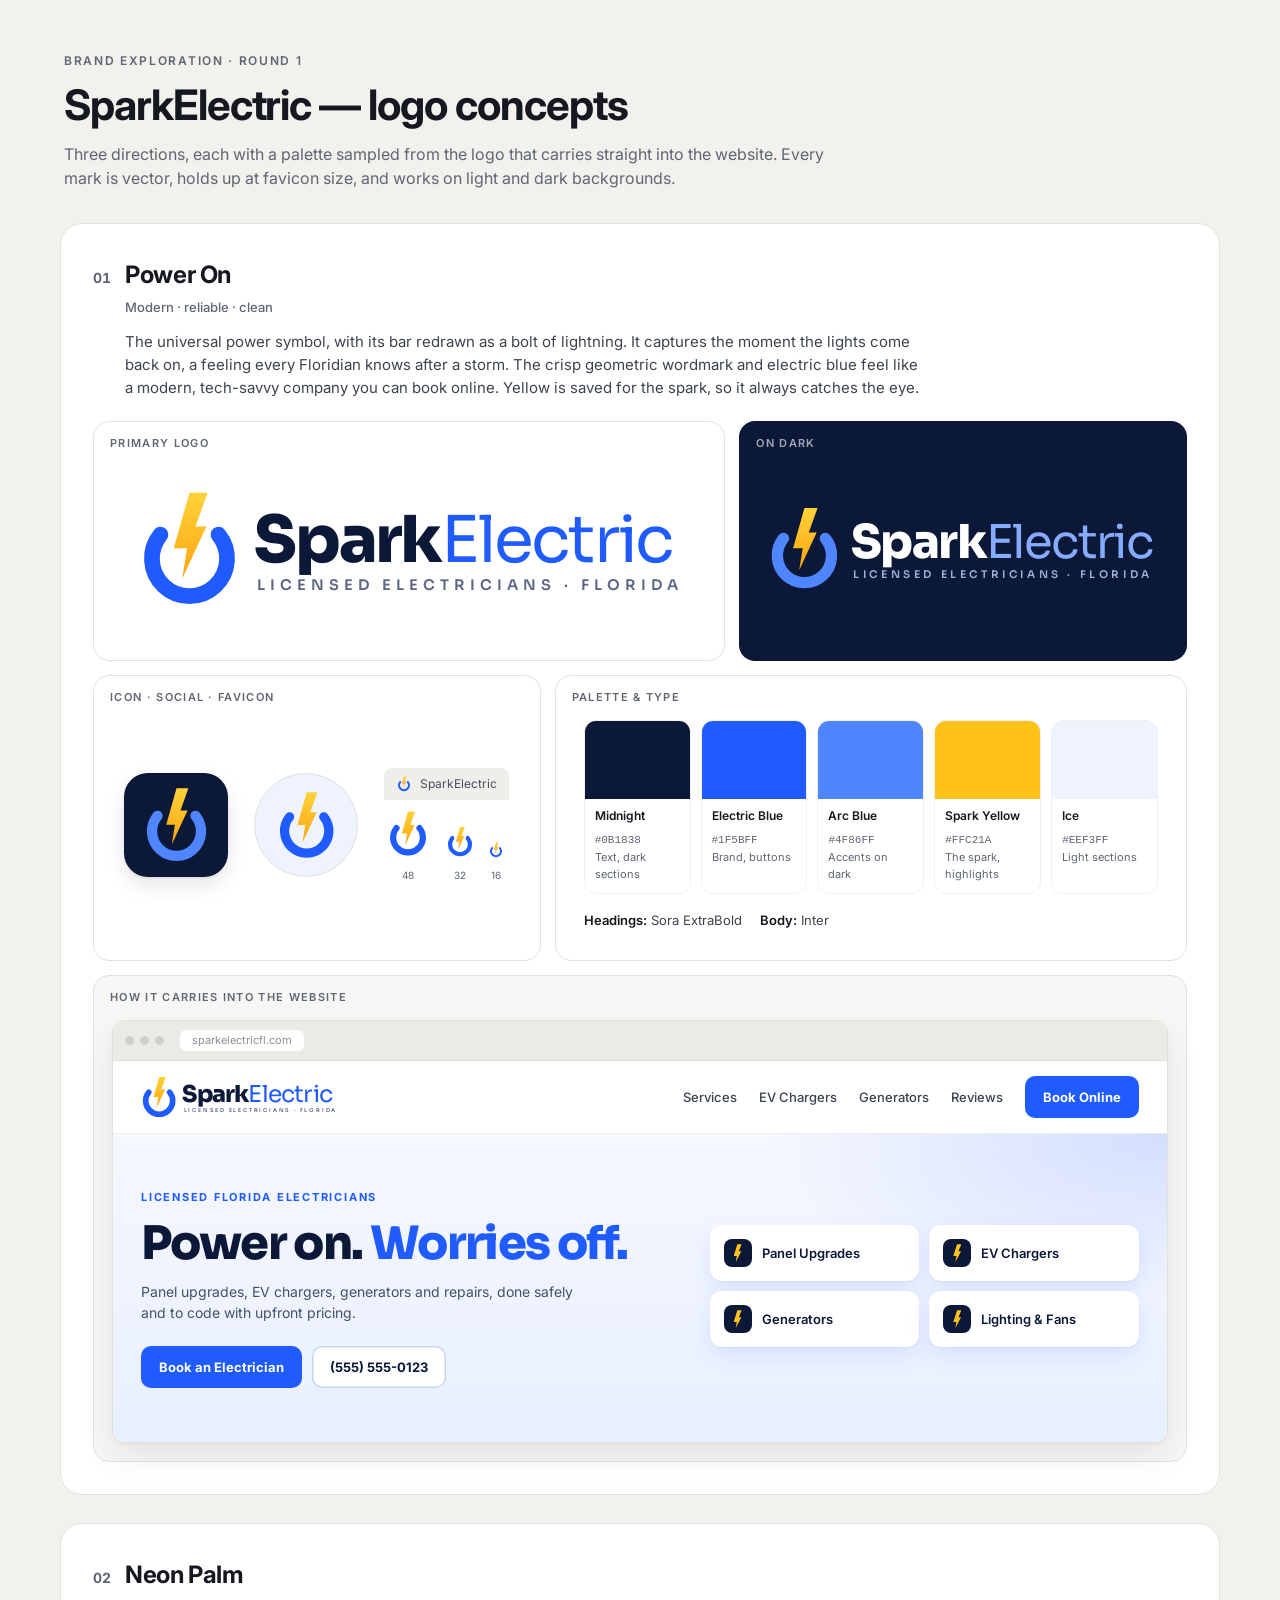
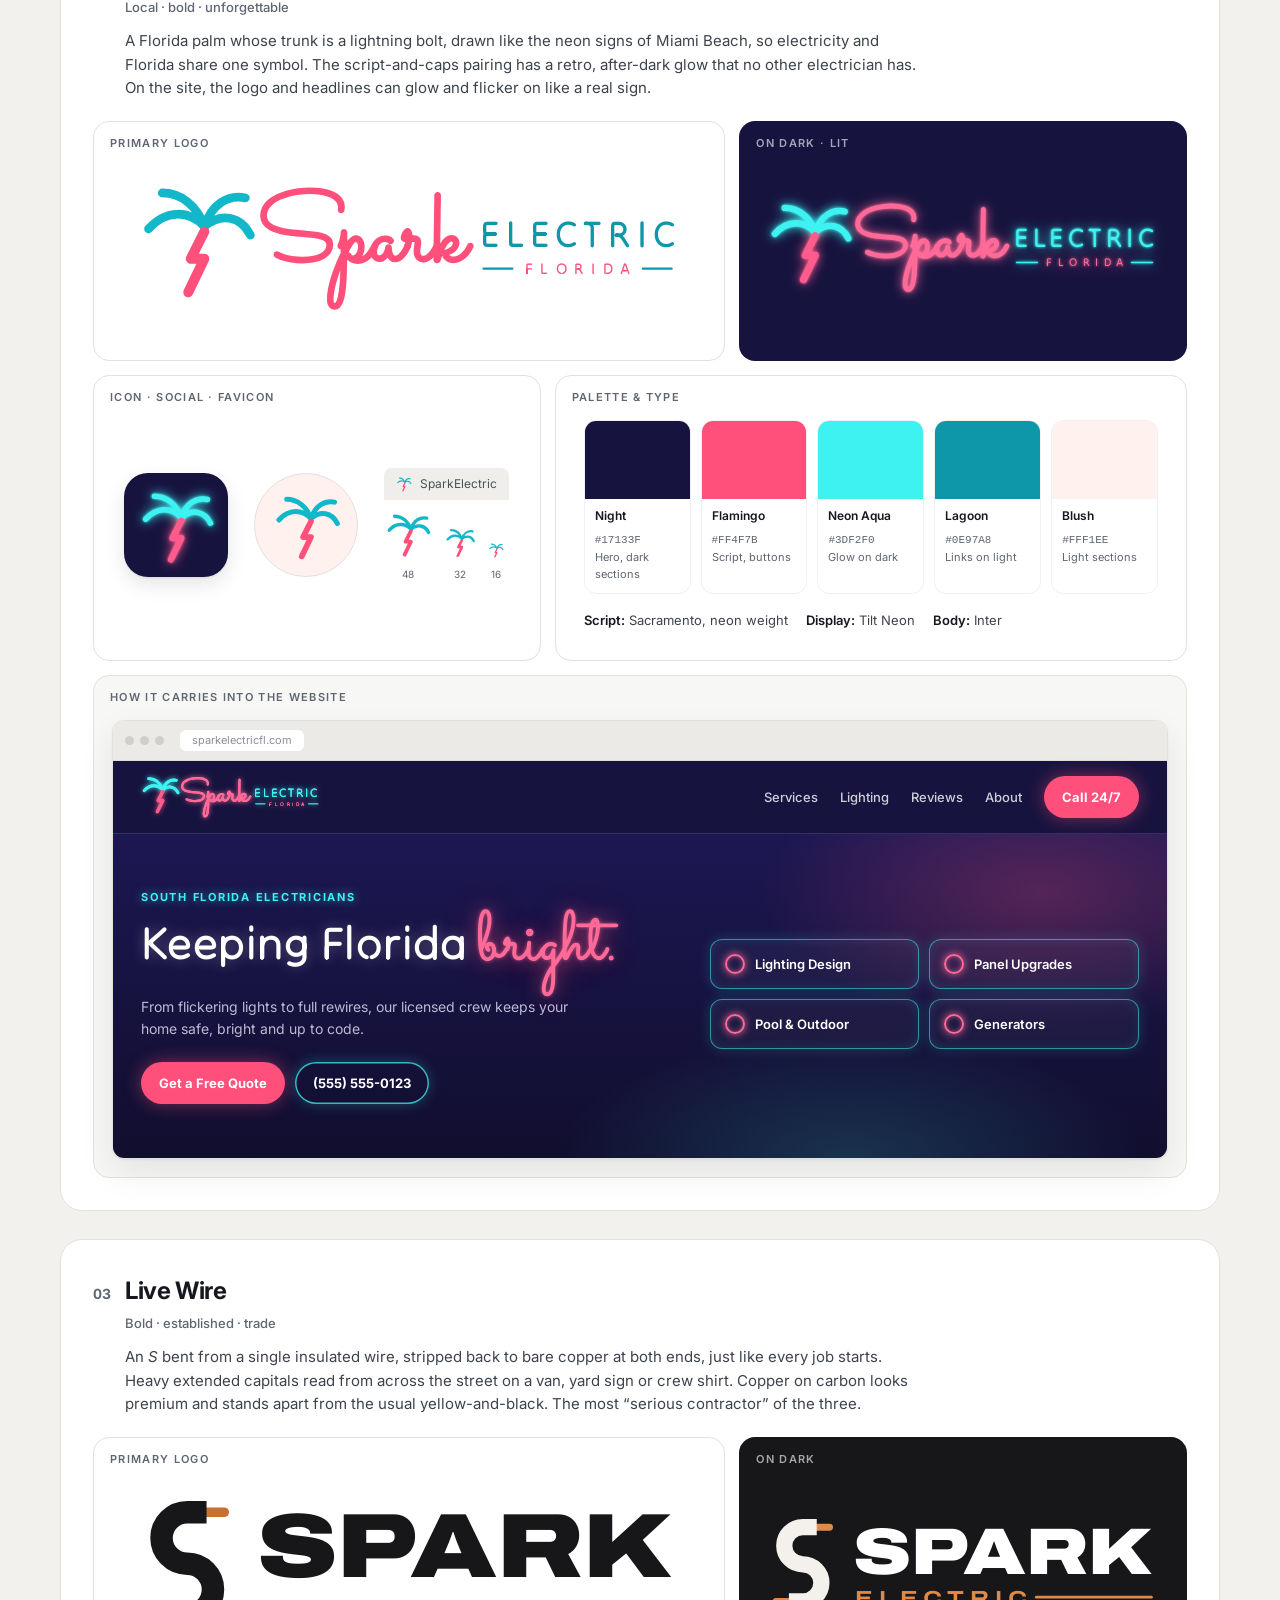
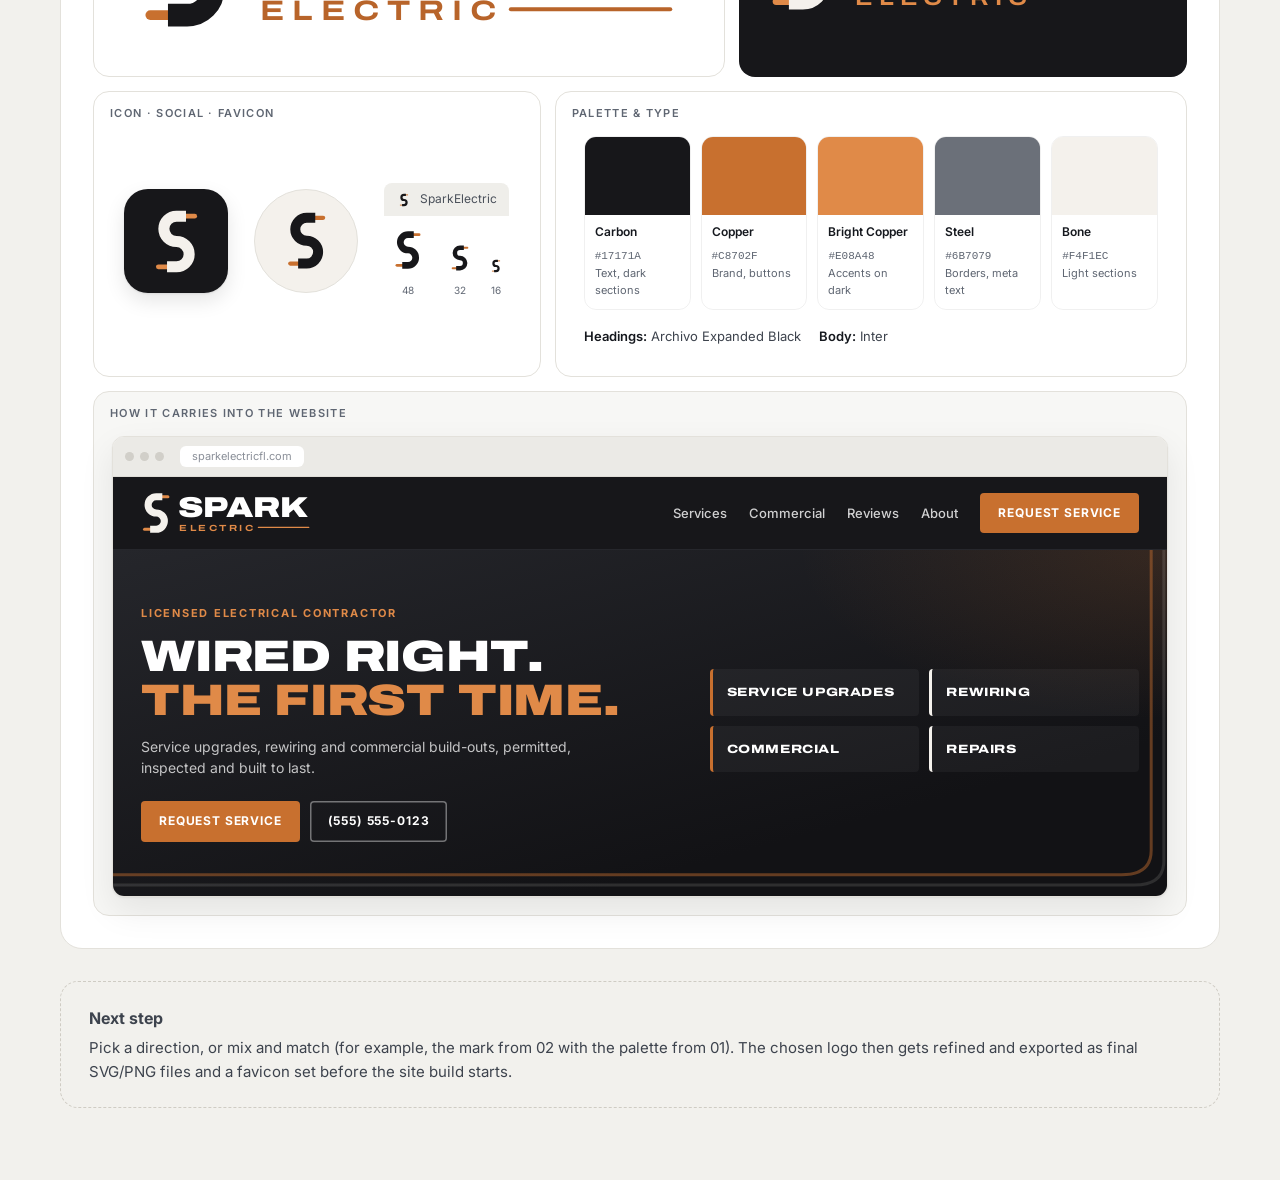
<file: brand/logo-concepts.html>
<!doctype html>
<html lang="en">
<head>
<meta charset="utf-8">
<meta name="viewport" content="width=device-width, initial-scale=1">
<title>SparkElectric — Logo Concepts</title>
<link rel="preconnect" href="https://fonts.googleapis.com">
<link rel="preconnect" href="https://fonts.gstatic.com" crossorigin>
<link rel="stylesheet" href="https://fonts.googleapis.com/css2?family=Archivo:wdth,wght@100..125,600..900&family=Inter:wght@400;500;600;700&family=Sacramento&family=Sora:wght@400;600;700;800&family=Tilt+Neon&display=swap">
<style>
  :root {
    --page: #f2f1ed;
    --card: #ffffff;
    --ink: #15181e;
    --muted: #5f6672;
    --line: #e3e1db;
  }
  * { box-sizing: border-box; }
  body {
    margin: 0;
    background: var(--page);
    color: var(--ink);
    font: 15px/1.55 Inter, system-ui, -apple-system, "Segoe UI", sans-serif;
    -webkit-font-smoothing: antialiased;
  }
  .wrap { max-width: 1200px; margin: 0 auto; padding: 0 20px 72px; }

  /* Sheet header */
  .sheet-head { padding: 52px 4px 4px; }
  .kicker { font-size: 12px; font-weight: 600; letter-spacing: .14em; text-transform: uppercase; color: var(--muted); }
  h1 { font-size: clamp(28px, 4.2vw, 42px); line-height: 1.12; letter-spacing: -.025em; margin: 10px 0 14px; }
  .lede { max-width: 760px; margin: 0; color: var(--muted); font-size: 16px; }

  /* Concept card */
  .concept { background: var(--card); border: 1px solid var(--line); border-radius: 22px; padding: clamp(18px, 3vw, 32px); margin-top: 28px; }
  .concept-head { display: grid; grid-template-columns: auto 1fr; column-gap: 14px; row-gap: 4px; align-items: baseline; margin-bottom: 22px; }
  .num { font-weight: 700; font-size: 14px; color: var(--muted); font-variant-numeric: tabular-nums; }
  .concept-head h2 { margin: 0; font-size: 24px; letter-spacing: -.015em; }
  .tags { grid-column: 2; font-size: 13px; color: var(--muted); font-weight: 500; }
  .concept-head p { grid-column: 2; margin: 8px 0 0; max-width: 800px; color: #3d434d; text-wrap: pretty; }

  .grid { display: grid; grid-template-columns: repeat(12, minmax(0, 1fr)); gap: 14px; }
  .tile { position: relative; margin: 0; border-radius: 16px; border: 1px solid var(--line); padding: 44px 28px 30px; display: flex; align-items: center; justify-content: center; min-height: 240px; background: #fff; }
  .tile .cap { position: absolute; top: 13px; left: 16px; font-size: 11px; font-weight: 600; letter-spacing: .12em; text-transform: uppercase; color: var(--muted); }
  .tile.dark { border-color: transparent; }
  .tile.dark .cap { color: rgba(255,255,255,.62); }
  .t-main { grid-column: span 7; }
  .t-dark { grid-column: span 5; }
  .t-icons { grid-column: span 5; gap: 26px; flex-wrap: wrap; }
  .t-palette { grid-column: span 7; flex-direction: column; align-items: stretch; justify-content: flex-end; gap: 16px; }
  .t-site { grid-column: 1 / -1; padding: 44px 18px 18px; background: #f7f7f5; }

  .lockup { display: block; width: 100%; height: auto; overflow: visible; }
  .t-main .lockup { max-width: 540px; }
  .t-dark .lockup { max-width: 400px; }

  /* Icon row */
  .appicon { width: 104px; height: 104px; border-radius: 24px; display: grid; place-items: center; box-shadow: 0 1px 2px rgba(0,0,0,.08), 0 8px 20px rgba(0,0,0,.10); }
  .appicon svg { width: 76%; height: 76%; overflow: visible; }
  .avatar { width: 104px; height: 104px; border-radius: 50%; display: grid; place-items: center; border: 1px solid var(--line); }
  .avatar svg { width: 70%; height: 70%; }
  .favs { display: flex; flex-direction: column; gap: 10px; align-items: flex-start; }
  .tab { display: flex; align-items: center; gap: 8px; background: #efeeea; border-radius: 8px 8px 0 0; padding: 7px 12px; font-size: 12px; color: #4a505a; }
  .tab svg { width: 16px; height: 16px; flex: none; }
  .favsizes { display: flex; align-items: flex-end; gap: 12px; }
  .favsizes small { display: block; font-size: 10px; color: var(--muted); text-align: center; margin-top: 3px; }

  /* Palette */
  .swatches { display: grid; grid-template-columns: repeat(5, minmax(0, 1fr)); gap: 10px; }
  .sw { border-radius: 12px; overflow: hidden; border: 1px solid rgba(0,0,0,.06); }
  .sw i { display: block; height: 78px; background: var(--c); }
  .sw div { padding: 8px 10px 10px; }
  .sw b { display: block; font-size: 12px; font-weight: 600; }
  .sw code { font: 500 11px/1.4 ui-monospace, SFMono-Regular, Consolas, monospace; color: var(--muted); }
  .sw em { display: block; font-style: normal; font-size: 11px; color: var(--muted); }
  .type { display: flex; flex-wrap: wrap; gap: 6px 18px; font-size: 13px; color: #3d434d; }
  .type b { font-weight: 600; color: var(--ink); }

  /* Mini website preview */
  .mock { width: 100%; border-radius: 12px; overflow: hidden; background: #fff; border: 1px solid #e3e1db; box-shadow: 0 1px 2px rgba(0,0,0,.05), 0 14px 34px rgba(0,0,0,.08); }
  .mock-chrome { display: flex; align-items: center; gap: 6px; padding: 9px 12px; background: #ebeae6; border-bottom: 1px solid #dfddd7; }
  .mock-chrome i { width: 9px; height: 9px; border-radius: 50%; background: #d1cfc9; }
  .mock-chrome span { margin-left: 10px; font-size: 11px; color: #8a8f98; background: #fff; border-radius: 6px; padding: 2px 12px; }
  .mock-nav { position: relative; display: flex; align-items: center; gap: 22px; padding: 14px 28px; background: #fff; border-bottom: 1px solid #eee; }
  .mock-logo { height: 44px; width: auto; flex: none; overflow: visible; }
  .mock-links { display: flex; gap: 22px; margin-left: auto; font-size: 13px; font-weight: 500; color: #3b4250; }
  .mock-btn { display: inline-flex; align-items: center; gap: 8px; padding: 11px 18px; border-radius: 10px; font-weight: 700; font-size: 13px; white-space: nowrap; }
  .mock-hero { position: relative; overflow: hidden; display: grid; grid-template-columns: 1.25fr 1fr; gap: 32px; padding: 50px 28px 54px; align-items: center; }
  .mock-hero > * { position: relative; }
  .mock-eyebrow { font-size: 11px; font-weight: 700; letter-spacing: .16em; text-transform: uppercase; }
  .mock-hero h3 { margin: 12px 0 14px; font-size: 46px; line-height: 1.02; }
  .mock-hero p { margin: 0 0 22px; font-size: 14px; max-width: 440px; }
  .mock-ctas { display: flex; gap: 10px; flex-wrap: wrap; }
  .mock-svcs { display: grid; grid-template-columns: 1fr 1fr; gap: 10px; }
  .mock-svc { position: relative; padding: 14px; border-radius: 12px; font-size: 13px; font-weight: 600; display: flex; align-items: center; gap: 10px; }
  .mock-svc b { position: relative; width: 28px; height: 28px; border-radius: 8px; flex: none; }

  /* Concept 1 site theme: bright, clean, electric blue */
  .mock-c1 .mock-btn { background: #1F5BFF; color: #fff; }
  .mock-c1 .mock-hero { background: radial-gradient(55% 75% at 100% 0%, rgba(31,91,255,.16), transparent 70%), linear-gradient(180deg, #F6F8FF 0%, #E8EFFF 100%); color: #0B1838; }
  .mock-c1 .mock-eyebrow { color: #1F5BFF; }
  .mock-c1 .mock-hero h3 { font-family: Sora, sans-serif; font-weight: 800; letter-spacing: -.035em; }
  .mock-c1 .mock-hero h3 em { font-style: normal; color: #1F5BFF; }
  .mock-c1 .mock-hero p { color: #43506B; }
  .mock-c1 .ghost { background: #fff; color: #0B1838; box-shadow: inset 0 0 0 1.5px #C6D3F2; }
  .mock-c1 .mock-svc { background: #fff; color: #0B1838; box-shadow: 0 1px 2px rgba(11,24,56,.06), 0 8px 22px rgba(31,91,255,.10); }
  .mock-c1 .mock-svc b { background: #0B1838; }
  .mock-c1 .mock-svc b::after { content: ""; position: absolute; left: 10px; top: 5px; width: 8px; height: 18px; background: #FFC21A;
    clip-path: polygon(46.4% 0, 100% 0, 64.3% 39.4%, 96.4% 39.4%, 25% 100%, 39.3% 64.8%, 0 64.8%); }

  /* Concept 2 site theme: Miami neon after dark */
  .mock-c2 .mock-nav { background: #17133F; border-bottom-color: rgba(61,242,240,.18); --c2-frond: #3DF2F0; --c2-trunk: #FF5C8D; --c2-script: #FF6A98; --c2-caps: #3DF2F0; --c2-sub: #FF6A98; }
  .mock-c2 .mock-links { color: rgba(255,255,255,.8); }
  .mock-c2 .mock-btn { background: #FF4F7B; color: #fff; border-radius: 999px; box-shadow: 0 0 18px rgba(255,79,123,.45); }
  .mock-c2 .mock-hero { background: radial-gradient(38% 60% at 88% 18%, rgba(255,79,123,.26), transparent 70%), radial-gradient(40% 55% at 70% 100%, rgba(61,242,240,.16), transparent 70%), linear-gradient(180deg, #1C1752 0%, #110E2E 100%); color: #fff; }
  .mock-c2 .mock-eyebrow { color: #3DF2F0; text-shadow: 0 0 10px rgba(61,242,240,.6); }
  .mock-c2 .mock-hero h3 { margin-bottom: 30px; font-family: "Tilt Neon", sans-serif; font-weight: 400; letter-spacing: .01em; text-shadow: 0 0 14px rgba(255,255,255,.28); }
  .mock-c2 .mock-hero h3 em { font-family: Sacramento, cursive; font-style: normal; font-size: 1.5em; line-height: .6; color: #FF6A98; -webkit-text-stroke: 1.4px #FF6A98;
    text-shadow: 0 0 4px rgba(255,106,152,.9), 0 0 18px rgba(255,79,123,.75), 0 0 36px rgba(255,79,123,.45); }
  .mock-c2 .mock-hero p { color: rgba(236,232,255,.78); }
  .mock-c2 .ghost { background: transparent; color: #fff; box-shadow: inset 0 0 0 1.5px rgba(61,242,240,.75), 0 0 14px rgba(61,242,240,.25); }
  .mock-c2 .mock-svc { background: rgba(255,255,255,.04); color: #fff; border: 1.5px solid rgba(61,242,240,.55); box-shadow: 0 0 14px rgba(61,242,240,.18), inset 0 0 12px rgba(61,242,240,.10); }
  .mock-c2 .mock-svc b { width: 20px; height: 20px; border-radius: 50%; border: 2.5px solid #FF6A98; box-shadow: 0 0 8px rgba(255,106,152,.9), inset 0 0 5px rgba(255,106,152,.6); }

  /* Concept 3 site theme: carbon and copper */
  .mock-c3 .mock-nav { background: #17171A; border-bottom-color: #26272C; --c3-ins: #F4F1EC; --c3-cu: #E08A48; --c3-word: #fff; --c3-sub: #E08A48; --c3-rule: #E08A48; }
  .mock-c3 .mock-links { color: rgba(255,255,255,.8); }
  .mock-c3 .mock-btn { background: #C8702F; color: #fff; border-radius: 4px; text-transform: uppercase; letter-spacing: .07em; font-size: 12px; }
  .mock-c3 .mock-hero { background: radial-gradient(50% 70% at 100% 0%, rgba(200,112,47,.16), transparent 70%), linear-gradient(165deg, #25262B 0%, #121215 75%); color: #fff; }
  .mock-c3 .mock-wire { position: absolute; inset: 0; width: 100%; height: 100%; }
  .mock-c3 .mock-eyebrow { color: #E08A48; }
  .mock-c3 .mock-hero h3 { font-family: Archivo, sans-serif; font-stretch: 125%; font-weight: 900; text-transform: uppercase; font-size: 44px; line-height: .98; letter-spacing: -.005em; }
  .mock-c3 .mock-hero h3 em { display: block; font-style: normal; color: #E08A48; }
  .mock-c3 .mock-hero p { color: rgba(255,255,255,.74); }
  .mock-c3 .ghost { background: transparent; color: #fff; box-shadow: inset 0 0 0 1.5px rgba(255,255,255,.4); }
  .mock-c3 .mock-svc { background: rgba(255,255,255,.045); border-left: 3px solid #C8702F; border-radius: 4px; color: #fff; font-family: Archivo, sans-serif; font-stretch: 125%; font-weight: 800; font-size: 12px; letter-spacing: .05em; text-transform: uppercase; }
  .mock-c3 .mock-svc:nth-child(2n) { border-left-color: #F4F1EC; }
  .mock-c3 .mock-svc b { display: none; }

  .sheet-foot { margin-top: 32px; padding: 24px 28px; border-radius: 18px; border: 1px dashed #cfccc4; color: #3d434d; }
  .sheet-foot h2 { font-size: 16px; margin: 0 0 6px; }
  .sheet-foot p { margin: 0; }

  @media (max-width: 900px) {
    .grid > * { grid-column: 1 / -1; }
    .mock-links { display: none; }
    .mock-hero { grid-template-columns: 1fr; }
    .mock-hero h3 { font-size: 36px; }
    .mock-c3 .mock-hero h3 { font-size: 34px; }
  }
  @media (max-width: 560px) {
    .tile { min-height: 0; padding: 40px 18px 24px; }
    .t-main, .t-dark { min-height: 160px; }
    .swatches { grid-template-columns: repeat(3, minmax(0, 1fr)); }
    .mock-nav { padding: 12px 16px; }
    .mock-nav .mock-btn { display: none; }
    .mock-logo { height: 38px; }
    .mock-hero { padding: 36px 18px 40px; }
    .mock-c3 .mock-hero h3 { font-size: 28px; }
    .mock-c3 .mock-svc { font-size: 11px; font-stretch: 100%; }
    .mock-svcs { grid-template-columns: repeat(2, minmax(0, 1fr)); }
    .mock-svc { flex-direction: column; align-items: flex-start; gap: 8px; padding: 12px; }
  }
</style>
</head>
<body>

<!-- ===================== Shared SVG definitions ===================== -->
<!-- DEFS START -->
<svg aria-hidden="true" width="0" height="0" style="position:absolute;overflow:hidden">
  <defs>
    <linearGradient id="c1-bolt" x1="0" y1="0" x2="0" y2="1">
      <stop offset="0" stop-color="#FFD23A"/>
      <stop offset="1" stop-color="#FFA40F"/>
    </linearGradient>
    <!-- Concept 2: neon glow. Blurs the artwork in its own colours, so every tube glows its own hue. -->
    <filter id="c2-glow" x="-25%" y="-40%" width="150%" height="180%">
      <feGaussianBlur in="SourceGraphic" stdDeviation="2" result="near"/>
      <feGaussianBlur in="SourceGraphic" stdDeviation="7" result="far"/>
      <feMerge><feMergeNode in="far"/><feMergeNode in="near"/><feMergeNode in="SourceGraphic"/></feMerge>
    </filter>
  </defs>

  <!-- Concept 1: the power symbol, with its bar redrawn as a bolt -->
  <symbol id="c1-mark" viewBox="0 0 100 100">
    <path d="M73.98 37.72 A31 31 0 1 1 26.02 37.72" fill="none" stroke-width="13" stroke-linecap="round" style="stroke: var(--c1-ring, #1F5BFF)"/>
    <polygon points="50,3 65,3 55,31 64,31 44,74 48,49 37,49" style="fill: var(--c1-bolt, url(#c1-bolt))"/>
  </symbol>

  <!-- Concept 2: a neon palm whose trunk is a lightning bolt -->
  <symbol id="c2-mark" viewBox="0 0 100 100">
    <g fill="none" stroke-linecap="round" stroke-linejoin="round">
      <path stroke-width="7" style="stroke: var(--c2-frond, #12B7C9)" d="M56 40 C44 27 25 26 11 42 M56 40 C50 23 37 13 22 13 M56 40 C62 22 75 14 89 17 M56 40 C69 29 85 31 93 47"/>
      <path stroke-width="8" style="stroke: var(--c2-trunk, #FF4F7B)" d="M56 44 L45 66 L56 66 L43 93"/>
    </g>
  </symbol>

  <!-- Concept 3: an S bent from one insulated wire, stripped to copper at both ends -->
  <symbol id="c3-mark" viewBox="0 0 100 100">
    <g fill="none" stroke-width="6" stroke-linecap="round" style="stroke: var(--c3-cu, #C8702F)">
      <path d="M58 18 H73"/>
      <path d="M42 82 H27"/>
    </g>
    <path d="M62 18 H50 A16 16 0 0 0 50 50 A16 16 0 0 1 50 82 H38" fill="none" stroke-width="14" style="stroke: var(--c3-ins, #17171A)"/>
  </symbol>

  <!-- Lockups (mark + wordmark). Each outer <svg> uses viewBox "0 0 W H" matching the symbol's size. -->
  <symbol id="c1-lockup" viewBox="10 2 535 121">
    <use href="#c1-mark" x="0" y="4" width="120" height="120"/>
    <text x="124" y="76" font-family="Sora" font-weight="800" font-size="64" letter-spacing="-2.2"><tspan style="fill: var(--c1-word, #0B1838)">Spark</tspan><tspan font-weight="400" style="fill: var(--c1-elec, #1F5BFF)">Electric</tspan></text>
    <text x="127" y="104" font-family="Sora" font-weight="600" font-size="14.5" letter-spacing="4.94" style="fill: var(--c1-sub, #5B6784)">LICENSED ELECTRICIANS · FLORIDA</text>
  </symbol>

  <symbol id="c2-lockup" viewBox="4 9 522 128">
    <use href="#c2-mark" x="0" y="4" width="120" height="120"/>
    <text x="118" y="84" font-family="Sacramento" font-size="94" stroke-width="3" stroke-linejoin="round" style="fill: var(--c2-script, #FF4F7B); stroke: var(--c2-script, #FF4F7B)">Spark</text>
    <text x="334" y="72" font-family="Tilt Neon" font-size="36" letter-spacing="6" style="fill: var(--c2-caps, #0E97A8)">ELECTRIC</text>
    <g style="fill: var(--c2-caps, #0E97A8)">
      <rect x="336" y="91.75" width="30" height="2" rx="1"/>
      <rect x="490" y="91.75" width="30" height="2" rx="1"/>
    </g>
    <text x="376.7" y="98" font-family="Tilt Neon" font-size="15" letter-spacing="7.4" style="fill: var(--c2-sub, #FF4F7B)">FLORIDA</text>
  </symbol>

  <symbol id="c3-lockup" viewBox="24 12 403 104">
    <use href="#c3-mark" x="0" y="4" width="120" height="120"/>
    <text x="112" y="74" font-family="Archivo" font-weight="900" font-size="68" style="font-stretch: 125%; fill: var(--c3-word, #17171A)">SPARK</text>
    <text x="114" y="106" font-family="Archivo" font-weight="700" font-size="21" letter-spacing="6" style="font-stretch: 125%; fill: var(--c3-sub, #B8642A)">ELECTRIC</text>
    <rect x="300" y="96.5" width="122" height="3" rx="1.5" style="fill: var(--c3-rule, #B8642A)"/>
  </symbol>
</svg>
<!-- DEFS END -->

<main class="wrap">
  <header class="sheet-head">
    <div class="kicker">Brand exploration · Round 1</div>
    <h1>SparkElectric — logo concepts</h1>
    <p class="lede">Three directions, each with a palette sampled from the logo that carries straight into the website. Every mark is vector, holds up at favicon size, and works on light and dark backgrounds.</p>
  </header>

  <!-- ===================== Concept 1 ===================== -->
  <section class="concept" id="concept-1">
    <header class="concept-head">
      <span class="num">01</span>
      <h2>Power On</h2>
      <span class="tags">Modern · reliable · clean</span>
      <p>The universal power symbol, with its bar redrawn as a bolt of lightning. It captures the moment the lights come back on, a feeling every Floridian knows after a storm. The crisp geometric wordmark and electric blue feel like a modern, tech-savvy company you can book online. Yellow is saved for the spark, so it always catches the eye.</p>
    </header>
    <div class="grid">
      <figure class="tile t-main"><span class="cap">Primary logo</span>
        <svg class="lockup" viewBox="0 0 535 121" role="img" aria-label="SparkElectric, concept 1"><use href="#c1-lockup"/></svg>
      </figure>
      <figure class="tile t-dark dark" style="background:#0B1838; --c1-ring:#4F86FF; --c1-word:#fff; --c1-elec:#86ABFF; --c1-sub:#9FB0D6"><span class="cap">On dark</span>
        <svg class="lockup" viewBox="0 0 535 121" role="img" aria-label="Concept 1 on dark"><use href="#c1-lockup"/></svg>
      </figure>
      <figure class="tile t-icons"><span class="cap">Icon · social · favicon</span>
        <div class="appicon" style="background:#0B1838; --c1-ring:#4F86FF"><svg viewBox="0 0 100 100"><use href="#c1-mark"/></svg></div>
        <div class="avatar" style="background:#EEF3FF"><svg viewBox="0 0 100 100"><use href="#c1-mark"/></svg></div>
        <div class="favs">
          <div class="tab"><svg viewBox="0 0 100 100"><use href="#c1-mark"/></svg>SparkElectric</div>
          <div class="favsizes">
            <div><svg width="48" height="48" viewBox="0 0 100 100"><use href="#c1-mark"/></svg><small>48</small></div>
            <div><svg width="32" height="32" viewBox="0 0 100 100"><use href="#c1-mark"/></svg><small>32</small></div>
            <div><svg width="16" height="16" viewBox="0 0 100 100"><use href="#c1-mark"/></svg><small>16</small></div>
          </div>
        </div>
      </figure>
      <div class="tile t-palette"><span class="cap">Palette &amp; type</span>
        <div class="swatches">
          <div class="sw" style="--c:#0B1838"><i></i><div><b>Midnight</b><code>#0B1838</code><em>Text, dark sections</em></div></div>
          <div class="sw" style="--c:#1F5BFF"><i></i><div><b>Electric Blue</b><code>#1F5BFF</code><em>Brand, buttons</em></div></div>
          <div class="sw" style="--c:#4F86FF"><i></i><div><b>Arc Blue</b><code>#4F86FF</code><em>Accents on dark</em></div></div>
          <div class="sw" style="--c:#FFC21A"><i></i><div><b>Spark Yellow</b><code>#FFC21A</code><em>The spark, highlights</em></div></div>
          <div class="sw" style="--c:#EEF3FF"><i></i><div><b>Ice</b><code>#EEF3FF</code><em>Light sections</em></div></div>
        </div>
        <div class="type"><span><b>Headings:</b> Sora ExtraBold</span><span><b>Body:</b> Inter</span></div>
      </div>
      <div class="tile t-site"><span class="cap">How it carries into the website</span>
        <div class="mock mock-c1">
          <div class="mock-chrome"><i></i><i></i><i></i><span>sparkelectricfl.com</span></div>
          <div class="mock-nav">
            <svg class="mock-logo" viewBox="0 0 535 121" aria-hidden="true"><use href="#c1-lockup"/></svg>
            <div class="mock-links"><span>Services</span><span>EV Chargers</span><span>Generators</span><span>Reviews</span></div>
            <span class="mock-btn">Book Online</span>
          </div>
          <div class="mock-hero">
            <div>
              <span class="mock-eyebrow">Licensed Florida electricians</span>
              <h3>Power on. <em>Worries off.</em></h3>
              <p>Panel upgrades, EV chargers, generators and repairs, done safely and to code with upfront pricing.</p>
              <div class="mock-ctas"><span class="mock-btn">Book an Electrician</span><span class="mock-btn ghost">(555) 555-0123</span></div>
            </div>
            <div class="mock-svcs">
              <div class="mock-svc"><b></b>Panel Upgrades</div>
              <div class="mock-svc"><b></b>EV Chargers</div>
              <div class="mock-svc"><b></b>Generators</div>
              <div class="mock-svc"><b></b>Lighting &amp; Fans</div>
            </div>
          </div>
        </div>
      </div>
    </div>
  </section>

  <!-- ===================== Concept 2 ===================== -->
  <section class="concept" id="concept-2">
    <header class="concept-head">
      <span class="num">02</span>
      <h2>Neon Palm</h2>
      <span class="tags">Local · bold · unforgettable</span>
      <p>A Florida palm whose trunk is a lightning bolt, drawn like the neon signs of Miami Beach, so electricity and Florida share one symbol. The script-and-caps pairing has a retro, after-dark glow that no other electrician has. On the site, the logo and headlines can glow and flicker on like a real sign.</p>
    </header>
    <div class="grid">
      <figure class="tile t-main"><span class="cap">Primary logo</span>
        <svg class="lockup" viewBox="0 0 522 128" role="img" aria-label="Spark Electric Florida, concept 2"><use href="#c2-lockup"/></svg>
      </figure>
      <figure class="tile t-dark dark" style="background:#17133F; --c2-frond:#3DF2F0; --c2-trunk:#FF5C8D; --c2-script:#FF6A98; --c2-caps:#3DF2F0; --c2-sub:#FF6A98"><span class="cap">On dark · lit</span>
        <svg class="lockup" viewBox="0 0 522 128" role="img" aria-label="Concept 2 on dark, glowing"><g filter="url(#c2-glow)"><use href="#c2-lockup"/></g></svg>
      </figure>
      <figure class="tile t-icons"><span class="cap">Icon · social · favicon</span>
        <div class="appicon" style="background:#17133F; --c2-frond:#3DF2F0; --c2-trunk:#FF5C8D"><svg viewBox="0 0 100 100"><g filter="url(#c2-glow)"><use href="#c2-mark"/></g></svg></div>
        <div class="avatar" style="background:#FFF1EE"><svg viewBox="0 0 100 100"><use href="#c2-mark"/></svg></div>
        <div class="favs">
          <div class="tab"><svg viewBox="0 0 100 100"><use href="#c2-mark"/></svg>SparkElectric</div>
          <div class="favsizes">
            <div><svg width="48" height="48" viewBox="0 0 100 100"><use href="#c2-mark"/></svg><small>48</small></div>
            <div><svg width="32" height="32" viewBox="0 0 100 100"><use href="#c2-mark"/></svg><small>32</small></div>
            <div><svg width="16" height="16" viewBox="0 0 100 100"><use href="#c2-mark"/></svg><small>16</small></div>
          </div>
        </div>
      </figure>
      <div class="tile t-palette"><span class="cap">Palette &amp; type</span>
        <div class="swatches">
          <div class="sw" style="--c:#17133F"><i></i><div><b>Night</b><code>#17133F</code><em>Hero, dark sections</em></div></div>
          <div class="sw" style="--c:#FF4F7B"><i></i><div><b>Flamingo</b><code>#FF4F7B</code><em>Script, buttons</em></div></div>
          <div class="sw" style="--c:#3DF2F0"><i></i><div><b>Neon Aqua</b><code>#3DF2F0</code><em>Glow on dark</em></div></div>
          <div class="sw" style="--c:#0E97A8"><i></i><div><b>Lagoon</b><code>#0E97A8</code><em>Links on light</em></div></div>
          <div class="sw" style="--c:#FFF1EE"><i></i><div><b>Blush</b><code>#FFF1EE</code><em>Light sections</em></div></div>
        </div>
        <div class="type"><span><b>Script:</b> Sacramento, neon weight</span><span><b>Display:</b> Tilt Neon</span><span><b>Body:</b> Inter</span></div>
      </div>
      <div class="tile t-site"><span class="cap">How it carries into the website</span>
        <div class="mock mock-c2">
          <div class="mock-chrome"><i></i><i></i><i></i><span>sparkelectricfl.com</span></div>
          <div class="mock-nav">
            <svg class="mock-logo" viewBox="0 0 522 128" aria-hidden="true"><g filter="url(#c2-glow)"><use href="#c2-lockup"/></g></svg>
            <div class="mock-links"><span>Services</span><span>Lighting</span><span>Reviews</span><span>About</span></div>
            <span class="mock-btn">Call 24/7</span>
          </div>
          <div class="mock-hero">
            <div>
              <span class="mock-eyebrow">South Florida electricians</span>
              <h3>Keeping Florida <em>bright.</em></h3>
              <p>From flickering lights to full rewires, our licensed crew keeps your home safe, bright and up to code.</p>
              <div class="mock-ctas"><span class="mock-btn">Get a Free Quote</span><span class="mock-btn ghost">(555) 555-0123</span></div>
            </div>
            <div class="mock-svcs">
              <div class="mock-svc"><b></b>Lighting Design</div>
              <div class="mock-svc"><b></b>Panel Upgrades</div>
              <div class="mock-svc"><b></b>Pool &amp; Outdoor</div>
              <div class="mock-svc"><b></b>Generators</div>
            </div>
          </div>
        </div>
      </div>
    </div>
  </section>

  <!-- ===================== Concept 3 ===================== -->
  <section class="concept" id="concept-3">
    <header class="concept-head">
      <span class="num">03</span>
      <h2>Live Wire</h2>
      <span class="tags">Bold · established · trade</span>
      <p>An <em>S</em> bent from a single insulated wire, stripped back to bare copper at both ends, just like every job starts. Heavy extended capitals read from across the street on a van, yard sign or crew shirt. Copper on carbon looks premium and stands apart from the usual yellow-and-black. The most “serious contractor” of the three.</p>
    </header>
    <div class="grid">
      <figure class="tile t-main"><span class="cap">Primary logo</span>
        <svg class="lockup" viewBox="0 0 403 104" role="img" aria-label="Spark Electric, concept 3"><use href="#c3-lockup"/></svg>
      </figure>
      <figure class="tile t-dark dark" style="background:#17171A; --c3-ins:#F4F1EC; --c3-cu:#E08A48; --c3-word:#fff; --c3-sub:#E08A48; --c3-rule:#E08A48"><span class="cap">On dark</span>
        <svg class="lockup" viewBox="0 0 403 104" role="img" aria-label="Concept 3 on dark"><use href="#c3-lockup"/></svg>
      </figure>
      <figure class="tile t-icons"><span class="cap">Icon · social · favicon</span>
        <div class="appicon" style="background:#17171A; --c3-ins:#F4F1EC; --c3-cu:#E08A48"><svg viewBox="0 0 100 100"><use href="#c3-mark"/></svg></div>
        <div class="avatar" style="background:#F4F1EC"><svg viewBox="0 0 100 100"><use href="#c3-mark"/></svg></div>
        <div class="favs">
          <div class="tab"><svg viewBox="0 0 100 100"><use href="#c3-mark"/></svg>SparkElectric</div>
          <div class="favsizes">
            <div><svg width="48" height="48" viewBox="0 0 100 100"><use href="#c3-mark"/></svg><small>48</small></div>
            <div><svg width="32" height="32" viewBox="0 0 100 100"><use href="#c3-mark"/></svg><small>32</small></div>
            <div><svg width="16" height="16" viewBox="0 0 100 100"><use href="#c3-mark"/></svg><small>16</small></div>
          </div>
        </div>
      </figure>
      <div class="tile t-palette"><span class="cap">Palette &amp; type</span>
        <div class="swatches">
          <div class="sw" style="--c:#17171A"><i></i><div><b>Carbon</b><code>#17171A</code><em>Text, dark sections</em></div></div>
          <div class="sw" style="--c:#C8702F"><i></i><div><b>Copper</b><code>#C8702F</code><em>Brand, buttons</em></div></div>
          <div class="sw" style="--c:#E08A48"><i></i><div><b>Bright Copper</b><code>#E08A48</code><em>Accents on dark</em></div></div>
          <div class="sw" style="--c:#6B7079"><i></i><div><b>Steel</b><code>#6B7079</code><em>Borders, meta text</em></div></div>
          <div class="sw" style="--c:#F4F1EC"><i></i><div><b>Bone</b><code>#F4F1EC</code><em>Light sections</em></div></div>
        </div>
        <div class="type"><span><b>Headings:</b> Archivo Expanded Black</span><span><b>Body:</b> Inter</span></div>
      </div>
      <div class="tile t-site"><span class="cap">How it carries into the website</span>
        <div class="mock mock-c3">
          <div class="mock-chrome"><i></i><i></i><i></i><span>sparkelectricfl.com</span></div>
          <div class="mock-nav">
            <svg class="mock-logo" viewBox="0 0 403 104" aria-hidden="true"><use href="#c3-lockup"/></svg>
            <div class="mock-links"><span>Services</span><span>Commercial</span><span>Reviews</span><span>About</span></div>
            <span class="mock-btn">Request Service</span>
          </div>
          <div class="mock-hero">
            <svg class="mock-wire" viewBox="0 0 1000 400" preserveAspectRatio="none" aria-hidden="true">
              <g fill="none" stroke-linecap="round" vector-effect="non-scaling-stroke">
                <path d="M-10 376 H957 Q985 376 985 348 V-10" stroke="#C8702F" stroke-opacity=".45" stroke-width="3" vector-effect="non-scaling-stroke"/>
                <path d="M-10 388 H969 Q997 388 997 360 V-10" stroke="#F4F1EC" stroke-opacity=".12" stroke-width="3" vector-effect="non-scaling-stroke"/>
              </g>
            </svg>
            <div>
              <span class="mock-eyebrow">Licensed electrical contractor</span>
              <h3>Wired right. <em>The first time.</em></h3>
              <p>Service upgrades, rewiring and commercial build-outs, permitted, inspected and built to last.</p>
              <div class="mock-ctas"><span class="mock-btn">Request Service</span><span class="mock-btn ghost">(555) 555-0123</span></div>
            </div>
            <div class="mock-svcs">
              <div class="mock-svc"><b></b>Service Upgrades</div>
              <div class="mock-svc"><b></b>Rewiring</div>
              <div class="mock-svc"><b></b>Commercial</div>
              <div class="mock-svc"><b></b>Repairs</div>
            </div>
          </div>
        </div>
      </div>
    </div>
  </section>

  <footer class="sheet-foot">
    <h2>Next step</h2>
    <p>Pick a direction, or mix and match (for example, the mark from 02 with the palette from 01). The chosen logo then gets refined and exported as final SVG/PNG files and a favicon set before the site build starts.</p>
  </footer>
</main>
</body>
</html>
</file>
<file: css/styles.css>
/* ==========================================================================
   SparkElectric — stylesheet
   Single file, no build step, mobile-first. Organised top-to-bottom:
   tokens → base → layout → components → header → hero → sections → footer
   ========================================================================== */

/* --------------------------------------------------------------------------
   1. Tokens — brand colours sampled from the Neon Palm logo
   -------------------------------------------------------------------------- */
:root {
  --night-950: #0b0922;      /* top bar, footer, skyline ground */
  --night-900: #110e2e;
  --night-850: #17133f;      /* Night — header, dark sections, icon tiles */
  --night-800: #1f1a52;
  --night-700: #2c2566;
  --lavender: #b8b2e6;       /* meta text on dark (9:1 on Night) */

  --flamingo: #ff4f7b;       /* Flamingo — script, trunk, stars */
  --flamingo-lit: #ff6a98;   /* lit script on dark */
  --flamingo-600: #d92d63;   /* buttons (4.7:1 with white text) */
  --flamingo-700: #bd2255;
  --aqua: #3df2f0;           /* Neon Aqua — tubes and accents on dark */
  --aqua-500: #12b7c9;       /* fronds on light */
  --lagoon: #0e97a8;         /* Lagoon — icons on light */
  --lagoon-700: #0b7a89;     /* text links on light (5:1 on white) */
  --blush: #fff1ee;          /* Blush — light sections */
  --blush-200: #f8ddd7;

  --ink: #17133f;
  --text: #3f3a5c;
  --muted: #625d7d;          /* 6.2:1 on white */
  --line: #ece6ee;
  --error: #c4203b;

  --glow-pink: 0 0 1px #fff, 0 0 6px rgba(255, 79, 123, .9), 0 0 18px rgba(255, 79, 123, .65), 0 0 44px rgba(255, 79, 123, .45);
  --glow-aqua: 0 0 1px #fff, 0 0 6px rgba(61, 242, 240, .85), 0 0 18px rgba(61, 242, 240, .55), 0 0 44px rgba(61, 242, 240, .35);
  --glow-off: 0 0 0 transparent, 0 0 0 transparent, 0 0 0 transparent, 0 0 0 transparent;
  --tube-off: rgba(255, 255, 255, .13);

  --font-display: "Tilt Neon", "Trebuchet MS", sans-serif;
  --font-script: "Sacramento", "Segoe Script", cursive;
  --font-sans: "Inter", -apple-system, BlinkMacSystemFont, "Segoe UI", Roboto, Helvetica, Arial, sans-serif;

  --container: 1200px;
  --gutter: clamp(1rem, 4vw, 2rem);
  --section-y: clamp(4rem, 8vw, 7rem);
  --header-h: 68px;

  --radius: 12px;
  --radius-lg: 20px;
  --shadow-sm: 0 1px 2px rgba(23, 19, 63, .06), 0 4px 12px rgba(23, 19, 63, .06);
  --shadow: 0 8px 20px rgba(23, 19, 63, .08), 0 20px 44px rgba(23, 19, 63, .1);
  --shadow-lg: 0 14px 34px rgba(11, 9, 34, .3), 0 34px 80px rgba(11, 9, 34, .35);

  --ease: cubic-bezier(.2, .7, .2, 1);
  --transition: 200ms var(--ease);
}

@media (min-width: 900px) {
  :root { --header-h: 80px; }
}

/* --------------------------------------------------------------------------
   2. Base
   -------------------------------------------------------------------------- */
*, *::before, *::after { box-sizing: border-box; }

html {
  -webkit-text-size-adjust: 100%;
  scroll-behavior: smooth;
  scroll-padding-top: calc(var(--header-h) + 12px);
}

body {
  margin: 0;
  overflow-x: clip;
  font-family: var(--font-sans);
  font-size: 1rem;
  line-height: 1.65;
  color: var(--text);
  background: #fff;
  -webkit-font-smoothing: antialiased;
}

img, svg { display: block; max-width: 100%; }

a { color: var(--lagoon-700); text-underline-offset: .18em; }

h1, h2, h3 {
  margin: 0 0 .5em;
  font-family: var(--font-display);
  font-weight: 400;
  line-height: 1.08;
  letter-spacing: -.005em;
  color: var(--ink);
  text-wrap: balance;
}

p { margin: 0 0 1em; text-wrap: pretty; }
ul, ol { margin: 0; padding: 0; list-style: none; }
.nowrap { white-space: nowrap; }

::selection { background: var(--flamingo); color: #fff; }
:focus-visible { outline: 3px solid var(--flamingo); outline-offset: 3px; }

.skip-link {
  position: absolute;
  z-index: 100;
  top: .75rem;
  left: .75rem;
  padding: .6rem 1rem;
  border-radius: 8px;
  background: var(--flamingo-600);
  color: #fff;
  font-weight: 700;
  transform: translateY(-160%);
  transition: transform var(--transition);
}
.skip-link:focus { transform: none; }

.sprite { position: absolute; width: 0; height: 0; overflow: hidden; }

.icon {
  width: 1.25em;
  height: 1.25em;
  flex: none;
  fill: none;
  stroke: currentColor;
  stroke-width: 1.8;
  stroke-linecap: round;
  stroke-linejoin: round;
}
.icon--star { width: .8em; height: .8em; fill: var(--flamingo); stroke: none; }

/* --------------------------------------------------------------------------
   3. Layout
   -------------------------------------------------------------------------- */
.container {
  width: 100%;
  max-width: calc(var(--container) + 2 * var(--gutter));
  margin-inline: auto;
  padding-inline: var(--gutter);
}
.container--narrow { max-width: calc(820px + 2 * var(--gutter)); }

.section { padding-block: var(--section-y); }
.section--blush { background: var(--blush); }

.section-head {
  max-width: 46rem;
  margin: 0 auto clamp(2.5rem, 5vw, 3.5rem);
  text-align: center;
}
.section-head p:last-child { margin: 0; font-size: 1.0625rem; color: var(--muted); }

/* Eyebrow: the logo's lightning trunk as a bullet */
.eyebrow {
  display: inline-flex;
  align-items: center;
  gap: .55rem;
  margin: 0 0 .9rem;
  font: 700 .8125rem/1.2 var(--font-sans);
  letter-spacing: .16em;
  text-transform: uppercase;
  color: var(--lagoon-700);
}
.eyebrow::before {
  content: "";
  flex: none;
  width: 12px;
  height: 18px;
  background: url("data:image/svg+xml,%3Csvg xmlns='http://www.w3.org/2000/svg' viewBox='0 0 16 24' fill='none' stroke='%23ff4f7b' stroke-width='2.8' stroke-linecap='round' stroke-linejoin='round'%3E%3Cpath d='M11 2 5 12h6L4 22'/%3E%3C/svg%3E") center / contain no-repeat;
}
.eyebrow--light { color: var(--aqua); }

.section h2,
.cta h2 { font-size: clamp(2.15rem, 1.35rem + 3vw, 3.6rem); }

/* Script accent: Sacramento, thickened into a neon tube with a same-colour stroke */
.script {
  font-family: var(--font-script);
  font-weight: 400;
  font-size: 1.45em;
  line-height: 1.02;
  letter-spacing: 0;
  color: var(--flamingo);
  -webkit-text-stroke: .024em currentColor;
  paint-order: stroke fill;
}

/* --------------------------------------------------------------------------
   4. Components
   -------------------------------------------------------------------------- */
.btn {
  display: inline-flex;
  align-items: center;
  justify-content: center;
  gap: .55em;
  min-height: 48px;
  padding: .75rem 1.35rem;
  border: 2px solid transparent;
  border-radius: 999px;
  font: 700 .9375rem/1.2 var(--font-sans);
  letter-spacing: .01em;
  text-decoration: none;
  white-space: nowrap;
  cursor: pointer;
  transition: background-color var(--transition), color var(--transition),
    border-color var(--transition), box-shadow var(--transition), transform var(--transition);
}
.btn:hover { transform: translateY(-1px); }
.btn:active { transform: none; }
.btn .icon { width: 1.2em; height: 1.2em; stroke-width: 2.2; }

.btn--primary {
  background: var(--flamingo-600);
  color: #fff;
  box-shadow: 0 0 0 1px rgba(255, 106, 152, .35), 0 10px 26px -10px rgba(255, 79, 123, .9);
}
.btn--primary:hover {
  background: var(--flamingo-700);
  box-shadow: 0 0 0 1px rgba(255, 106, 152, .6), 0 0 22px rgba(255, 79, 123, .55), 0 12px 28px -10px rgba(255, 79, 123, .9);
}
.btn--ghost { border-color: rgba(61, 242, 240, .55); color: #fff; background: transparent; }
.btn--ghost:hover { border-color: var(--aqua); background: rgba(61, 242, 240, .1); box-shadow: 0 0 18px rgba(61, 242, 240, .3); }
.btn--dark { background: var(--night-850); color: #fff; }
.btn--dark:hover { background: var(--night-950); box-shadow: 0 0 0 1px rgba(61, 242, 240, .4), 0 0 18px rgba(61, 242, 240, .25); }
.btn--light { background: #fff; color: var(--ink); }
.btn--light:hover { background: var(--blush); }

.btn--lg { min-height: 56px; padding: .9rem 1.6rem; font-size: 1rem; }
.btn--xl { min-height: 64px; padding: 1rem 2rem; font-size: 1.25rem; }
.btn--block { width: 100%; }

/* Long labels may wrap on narrow phones instead of pushing the layout wider */
@media (max-width: 479px) {
  .btn { white-space: normal; text-align: center; }
  .btn--lg { padding-inline: 1.2rem; }
}

.pulse {
  flex: none;
  width: 9px;
  height: 9px;
  border-radius: 50%;
  background: var(--aqua);
  box-shadow: 0 0 8px var(--aqua);
  animation: pulse 2s infinite;
}
@keyframes pulse {
  0% { box-shadow: 0 0 8px var(--aqua), 0 0 0 0 rgba(61, 242, 240, .55); }
  70%, 100% { box-shadow: 0 0 8px var(--aqua), 0 0 0 9px rgba(61, 242, 240, 0); }
}

.stars { width: 110px; height: 22px; fill: var(--flamingo); }

/* Neon text: lit by default. With JS, it waits dark until its sign is switched on, then flickers up. */
.neon-text { --on: var(--aqua); --glow: var(--glow-aqua); color: var(--on); text-shadow: var(--glow); }
.neon-text--pink { --on: var(--flamingo-lit); --glow: var(--glow-pink); }

.js [data-hero]:not(.is-lit) .neon-text,
.js [data-neon]:not(.is-lit) .neon-text { color: var(--tube-off); text-shadow: var(--glow-off); }
.js .is-lit .neon-text { animation: neon-text-on 1.5s var(--d, 0s) both; }

@keyframes neon-text-on {
  0%, 7%, 12%, 19%, 27% { color: var(--tube-off); text-shadow: var(--glow-off); }
  4%, 10%, 15%, 23%, 32%, 100% { color: var(--on); text-shadow: var(--glow); }
}
@keyframes neon-on {
  0%, 7%, 12%, 19%, 27% { opacity: 0; }
  4%, 10%, 15%, 23%, 32%, 100% { opacity: 1; }
}

/* --------------------------------------------------------------------------
   5. Top bar + header
   -------------------------------------------------------------------------- */
.topbar { display: none; background: var(--night-950); color: rgba(232, 228, 255, .72); font-size: .8125rem; }
.topbar__inner { display: flex; align-items: center; justify-content: space-between; gap: 1rem; min-height: 40px; }
.topbar__item, .topbar__list li { display: inline-flex; align-items: center; gap: .5rem; margin: 0; }
.topbar__list { display: flex; gap: 1.75rem; }
.topbar a { color: inherit; text-decoration: none; }
.topbar a:hover { color: #fff; }
.topbar .icon { width: 15px; height: 15px; color: var(--flamingo-lit); }

@media (min-width: 900px) {
  .topbar { display: block; }
}

.header {
  position: sticky;
  top: 0;
  z-index: 50;
  background: rgba(23, 19, 63, .97);
  border-bottom: 1px solid rgba(61, 242, 240, .12);
  transition: box-shadow var(--transition), background-color var(--transition);
}
@supports (backdrop-filter: blur(10px)) {
  .header { background: rgba(23, 19, 63, .84); backdrop-filter: saturate(1.4) blur(14px); }
}
.header.is-scrolled { box-shadow: 0 10px 30px rgba(0, 0, 0, .35); }

.header__inner { display: flex; align-items: center; gap: 1.5rem; height: var(--header-h); }
.brand { flex: none; margin-left: -6px; }
/* logo-light.svg carries padding for its glow, so the lit artwork is ~86% of this height */
.brand img { width: auto; height: 46px; }
.header__actions { display: flex; align-items: center; gap: .75rem; margin-left: auto; }
.header__cta { display: none; }
.header__phone { display: none; }

@media (min-width: 480px) {
  .brand img { height: 50px; }
  .header__cta { display: inline-flex; }
}
@media (min-width: 900px) {
  .brand img { height: 58px; }
}

/* Mobile menu panel */
.nav-toggle {
  display: inline-grid;
  place-content: center;
  gap: 5px;
  width: 46px;
  height: 46px;
  border: 1px solid rgba(61, 242, 240, .28);
  border-radius: 12px;
  background: rgba(255, 255, 255, .05);
  cursor: pointer;
}
.nav-toggle span { display: block; width: 22px; height: 2.5px; border-radius: 2px; background: #fff; transition: transform var(--transition), opacity var(--transition); }
.nav-open .nav-toggle span:nth-child(1) { transform: translateY(7.5px) rotate(45deg); }
.nav-open .nav-toggle span:nth-child(2) { opacity: 0; }
.nav-open .nav-toggle span:nth-child(3) { transform: translateY(-7.5px) rotate(-45deg); }

.nav {
  position: absolute;
  top: 100%;
  left: 0;
  right: 0;
  height: calc(100dvh - var(--header-h));
  overflow-y: auto;
  padding: .5rem var(--gutter) 1.5rem;
  background:
    radial-gradient(60% 40% at 100% 100%, rgba(255, 79, 123, .18), transparent 70%),
    var(--night-850);
  border-top: 1px solid rgba(61, 242, 240, .12);
  box-shadow: 0 24px 40px rgba(0, 0, 0, .4);
  opacity: 0;
  visibility: hidden;
  transform: translateY(-8px);
  transition: opacity var(--transition), transform var(--transition), visibility var(--transition);
}
.nav-open .nav { opacity: 1; visibility: visible; transform: none; }
.nav-open { overflow: hidden; }

.nav__list a {
  display: block;
  padding: .95rem .25rem;
  border-bottom: 1px solid rgba(255, 255, 255, .08);
  font: 400 1.6rem/1.1 var(--font-display);
  color: #fff;
  text-decoration: none;
}
.nav__list a:hover { color: var(--aqua); text-shadow: 0 0 14px rgba(61, 242, 240, .6); }
.nav__cta { display: grid; gap: .75rem; margin-top: 1.25rem; }

@media (min-width: 1080px) {
  .nav-toggle, .nav__cta { display: none; }
  .nav {
    position: static;
    height: auto;
    overflow: visible;
    margin-left: auto;
    padding: 0;
    background: none;
    border: 0;
    box-shadow: none;
    opacity: 1;
    visibility: visible;
    transform: none;
    transition: none;
  }
  .nav__list { display: flex; gap: 1.2rem; }
  .nav__list a {
    position: relative;
    padding: .5rem 0;
    white-space: nowrap;
    border: 0;
    font: 600 .9375rem var(--font-sans);
    color: rgba(255, 255, 255, .8);
  }
  .nav__list a:hover { color: #fff; text-shadow: none; }
  .nav__list a::after {
    content: "";
    position: absolute;
    left: 0;
    right: 0;
    bottom: .05rem;
    height: 2px;
    border-radius: 2px;
    background: var(--flamingo-lit);
    box-shadow: 0 0 8px var(--flamingo);
    transform: scaleX(0);
    transition: transform var(--transition);
  }
  .nav__list a:hover::after,
  .nav__list a.is-active::after { transform: scaleX(1); }
  .nav__list a.is-active { color: #fff; }
  .header__actions { margin-left: 1.25rem; }
}

@media (min-width: 1280px) {
  .header__phone {
    display: inline-flex;
    align-items: center;
    gap: .65rem;
    color: #fff;
    font: 400 1.3rem/1.1 var(--font-display);
    text-decoration: none;
    white-space: nowrap;
  }
  .header__phone small { display: block; font: 600 .6875rem var(--font-sans); letter-spacing: .1em; text-transform: uppercase; color: var(--lavender); }
  .header__phone-icon {
    display: grid;
    place-items: center;
    width: 42px;
    height: 42px;
    border-radius: 50%;
    border: 1.5px solid rgba(61, 242, 240, .45);
    color: var(--aqua);
    box-shadow: 0 0 14px rgba(61, 242, 240, .25), inset 0 0 8px rgba(61, 242, 240, .15);
  }
}

/* --------------------------------------------------------------------------
   6. Hero — Miami Deco night, a neon sign that flickers on, lit skyline
   -------------------------------------------------------------------------- */
.hero {
  --skyline-h: clamp(120px, 12.5vw, 240px);
  position: relative;
  isolation: isolate;
  overflow: hidden;
  padding-top: clamp(1.75rem, 4.5vw, 3.75rem);
  padding-bottom: calc(var(--skyline-h) + .75rem);
  color: rgba(232, 228, 255, .8);
  background:
    radial-gradient(70% 42% at 50% 100%, rgba(255, 79, 123, .34), transparent 70%),
    radial-gradient(38% 34% at 84% 26%, rgba(61, 242, 240, .1), transparent 70%),
    radial-gradient(40% 30% at 10% 8%, rgba(120, 90, 255, .14), transparent 70%),
    linear-gradient(180deg, #0b0922 0%, #141040 40%, #28195c 74%, #4b2173 100%);
}

/* Stars: a few pin-points in the upper sky, one layer gently twinkles */
.hero__sky { position: absolute; z-index: -1; inset: 0 0 30% 0; pointer-events: none; }
.hero__sky::before,
.hero__sky::after { content: ""; position: absolute; inset: 0; }
.hero__sky::before {
  opacity: .75;
  background:
    radial-gradient(1.2px 1.2px at 6% 14%, #fff 50%, transparent 55%),
    radial-gradient(1px 1px at 17% 42%, #fff 50%, transparent 55%),
    radial-gradient(1.4px 1.4px at 29% 9%, #fff 50%, transparent 55%),
    radial-gradient(1px 1px at 38% 31%, #fff 50%, transparent 55%),
    radial-gradient(1.2px 1.2px at 47% 6%, #fff 50%, transparent 55%),
    radial-gradient(1px 1px at 58% 22%, #fff 50%, transparent 55%),
    radial-gradient(1.3px 1.3px at 66% 48%, #fff 50%, transparent 55%),
    radial-gradient(1px 1px at 74% 12%, #fff 50%, transparent 55%),
    radial-gradient(1.2px 1.2px at 86% 36%, #fff 50%, transparent 55%),
    radial-gradient(1px 1px at 94% 8%, #fff 50%, transparent 55%);
}
.hero__sky::after {
  background:
    radial-gradient(1.6px 1.6px at 11% 27%, #fff 50%, transparent 55%),
    radial-gradient(1.4px 1.4px at 33% 52%, #fff 50%, transparent 55%),
    radial-gradient(1.6px 1.6px at 52% 38%, #fff 50%, transparent 55%),
    radial-gradient(1.4px 1.4px at 79% 55%, #fff 50%, transparent 55%),
    radial-gradient(1.6px 1.6px at 97% 24%, #fff 50%, transparent 55%);
  animation: twinkle 5s ease-in-out infinite alternate;
}
@keyframes twinkle { from { opacity: .2; } to { opacity: .9; } }

.hero__grid { display: grid; gap: 1.75rem; align-items: center; }
.hero__visual { order: -1; }

.hero__badge {
  display: inline-flex;
  align-items: center;
  gap: .6rem;
  margin: 0 0 1.25rem;
  padding: .45rem .95rem;
  border: 1px solid rgba(61, 242, 240, .35);
  border-radius: 999px;
  background: rgba(61, 242, 240, .07);
  color: #fff;
  font-size: .8125rem;
  font-weight: 600;
}

.hero__title {
  margin: 0 0 1.35rem;
  font-size: clamp(2.6rem, 1.55rem + 4.2vw, 4.6rem);
  line-height: 1;
  color: #fff;
  text-shadow: 0 0 24px rgba(255, 255, 255, .2);
}
/* "bright." — the neon script on its own line, slightly tucked under the first line */
.hero__script {
  display: block;
  margin: -.02em 0 .3em .45em;
  font-family: var(--font-script);
  font-size: 1.6em;
  line-height: .95;
  -webkit-text-stroke: .022em currentColor;
  paint-order: stroke fill;
}

.hero__lead { max-width: 36rem; margin-bottom: 1.9rem; font-size: clamp(1.02rem, .95rem + .35vw, 1.2rem); color: rgba(232, 228, 255, .84); }
.hero__ctas { display: flex; flex-wrap: wrap; gap: .8rem; }

.hero__proof {
  display: flex;
  flex-wrap: wrap;
  gap: 1rem 2.25rem;
  margin-top: 2.1rem;
  padding-top: 1.5rem;
  border-top: 1px solid rgba(255, 255, 255, .1);
}
.hero__proof li { display: grid; gap: .2rem; }
.hero__proof strong { display: flex; align-items: center; gap: .25rem; font: 400 1.75rem/1 var(--font-display); color: #fff; }
.hero__proof span { font-size: .8125rem; color: var(--lavender); }

/* Phones and tablets: the sign leads and the copy is centred beneath it */
@media (max-width: 959px) {
  .hero__copy { text-align: center; }
  .hero__script { margin-left: 0; }
  .hero__lead { margin-inline: auto; }
  .hero__ctas { justify-content: center; }
  .hero__proof { display: grid; grid-template-columns: repeat(3, minmax(0, 1fr)); gap: 1rem; max-width: 34rem; margin-inline: auto; }
  .hero__proof strong { justify-content: center; }
}
@media (max-width: 479px) {
  .hero__ctas .btn { flex: 1 1 100%; }
  .hero__proof { gap: .5rem; }
  .hero__proof strong { font-size: 1.45rem; }
  .hero__proof span { font-size: .75rem; line-height: 1.35; }
}

@media (min-width: 960px) {
  .hero { padding-bottom: calc(var(--skyline-h) * .62); }
  .hero__grid { grid-template-columns: minmax(0, 1.12fr) minmax(0, .88fr); gap: 3.5rem; }
  .hero__visual { order: 0; }
}

/* The sign: neon tubes mounted on a clear acrylic backer with four stand-off screws */
.sign {
  position: relative;
  width: min(66vw, 260px);
  margin-inline: auto;
  padding: 10% 9% 8%;
  border-radius: 24px;
  border: 1px solid rgba(255, 255, 255, .13);
  background: linear-gradient(160deg, rgba(255, 255, 255, .09), rgba(255, 255, 255, .02) 55%, rgba(255, 255, 255, .06));
  box-shadow: inset 0 1px 0 rgba(255, 255, 255, .14), 0 30px 60px -24px rgba(0, 0, 0, .7);
}
/* Light spilling onto the acrylic once the tubes are lit */
.sign::before {
  content: "";
  position: absolute;
  inset: 0;
  border-radius: inherit;
  background:
    radial-gradient(55% 42% at 50% 36%, rgba(61, 242, 240, .16), transparent 70%),
    radial-gradient(45% 40% at 48% 66%, rgba(255, 79, 123, .16), transparent 70%);
  pointer-events: none;
}
.js [data-hero]:not(.is-lit) .sign::before { opacity: 0; }
.js .is-lit .sign::before { animation: neon-on 1.5s .6s both; }

.sign__screw {
  position: absolute;
  width: 11px;
  height: 11px;
  border-radius: 50%;
  background: radial-gradient(circle at 35% 35%, #efeefe, #8e89b8 55%, #3b3668);
  box-shadow: 0 1px 2px rgba(0, 0, 0, .6);
}
.sign__screw:nth-of-type(1) { top: 12px; left: 12px; }
.sign__screw:nth-of-type(2) { top: 12px; right: 12px; }
.sign__screw:nth-of-type(3) { bottom: 12px; left: 12px; }
.sign__screw:nth-of-type(4) { bottom: 12px; right: 12px; }

.sign__art { position: relative; width: 100%; height: auto; overflow: visible; }
.sign__glass { stroke: rgba(255, 255, 255, .12); }
.js [data-hero]:not(.is-lit) .tube { opacity: 0; }
.js .is-lit .tube { animation: neon-on 1.5s var(--d, 0s) both; }

/* A pulse of current runs down the lightning trunk every few seconds */
.sign__pulse {
  fill: none;
  stroke: #fff;
  stroke-width: 3;
  stroke-linecap: round;
  stroke-dasharray: 9 200;
  stroke-dashoffset: 9;
  opacity: 0;
  filter: url(#neon-glow);
}
.js .is-lit .sign__pulse { animation: current 6s 3.2s infinite; }
@keyframes current {
  0% { stroke-dashoffset: 9; opacity: 1; }
  16% { stroke-dashoffset: -100; opacity: 1; }
  16.1%, 100% { stroke-dashoffset: -100; opacity: 0; }
}

.sign__open {
  position: relative;
  display: flex;
  justify-content: center;
  gap: .45em;
  margin: 7% 0 0;
  font: 400 clamp(1.7rem, 1.2rem + 2vw, 3rem)/1 var(--font-display);
  letter-spacing: .09em;
  text-transform: uppercase;
}

@media (min-width: 600px) {
  .sign { width: min(48vw, 360px); }
}
@media (min-width: 960px) {
  .sign { width: min(100%, 430px); border-radius: 30px; }
}

/* Skyline: Miami Deco towers with neon trims and a few lit windows */
.hero__skyline {
  position: absolute;
  z-index: -1;
  left: 0;
  right: 0;
  bottom: 0;
  width: 100%;
  height: var(--skyline-h);
}
.skyline__far { fill: #261c5c; }
.skyline__near { fill: #0f0b2c; }
.skyline__lines { fill: none; stroke: #231b55; stroke-width: 3; }
.skyline__win--off { fill: #1b1646; }
.skyline__win--warm { fill: #ffd58a; opacity: .82; }
.skyline__win--pink { fill: #ff9ebb; opacity: .8; }
.skyline__win--aqua { fill: #9ff6f5; opacity: .72; }
.skyline__neon { fill: none; stroke-width: 2.6; stroke-linecap: round; stroke-linejoin: round; }
.skyline__neon--aqua { stroke: var(--aqua); }
.skyline__neon--pink { stroke: var(--flamingo-lit); }
.skyline__beacon { fill: var(--flamingo-lit); animation: beacon 2.6s steps(1) infinite; }
.skyline__palms { fill: #07051a; }
@keyframes beacon { 0%, 60% { opacity: 1; } 61%, 100% { opacity: .15; } }

/* Pause the looping effects when the hero is off screen */
.hero.is-paused .pulse,
.hero.is-paused .sign__pulse,
.hero.is-paused .skyline__beacon,
.hero.is-paused .hero__sky::after { animation-play-state: paused; }

/* --------------------------------------------------------------------------
   7. Marquee — a strip of neon words
   -------------------------------------------------------------------------- */
.marquee {
  overflow: hidden;
  padding-block: 1rem;
  background: var(--night-950);
  border-top: 1px solid rgba(61, 242, 240, .2);
  border-bottom: 1px solid rgba(255, 79, 123, .2);
}
.marquee__track { display: flex; width: max-content; animation: marquee 40s linear infinite; }
.marquee__list { display: flex; flex: none; }
.marquee__list li {
  display: inline-flex;
  align-items: center;
  gap: 1.6rem;
  padding-right: 1.6rem;
  font: 400 1.15rem/1 var(--font-display);
  letter-spacing: .08em;
  text-transform: uppercase;
  white-space: nowrap;
  color: var(--aqua);
  text-shadow: 0 0 10px rgba(61, 242, 240, .55);
}
.marquee__list li:nth-child(even) { color: var(--flamingo-lit); text-shadow: 0 0 10px rgba(255, 79, 123, .6); }
.marquee__list li::after {
  content: "";
  width: 12px;
  height: 18px;
  background: url("data:image/svg+xml,%3Csvg xmlns='http://www.w3.org/2000/svg' viewBox='0 0 16 24' fill='none' stroke='%23ffffff' stroke-opacity='.55' stroke-width='2.6' stroke-linecap='round' stroke-linejoin='round'%3E%3Cpath d='M11 2 5 12h6L4 22'/%3E%3C/svg%3E") center / contain no-repeat;
}
@keyframes marquee { to { transform: translateX(-50%); } }

/* --------------------------------------------------------------------------
   8. Trust strip
   -------------------------------------------------------------------------- */
.trust { background: #fff; border-bottom: 1px solid var(--line); }
.trust__grid { display: grid; gap: 1.25rem 2rem; padding-block: 1.9rem; }
.trust__item { display: flex; align-items: center; gap: .95rem; }
.trust__icon {
  display: grid;
  place-items: center;
  flex: none;
  width: 50px;
  height: 50px;
  border-radius: 15px;
  background: var(--night-850);
  color: var(--aqua);
  box-shadow: inset 0 0 0 1px rgba(61, 242, 240, .22);
}
.trust__icon .icon { width: 25px; height: 25px; filter: drop-shadow(0 0 3px rgba(61, 242, 240, .85)); }
.trust__item:nth-child(even) .trust__icon { color: var(--flamingo-lit); box-shadow: inset 0 0 0 1px rgba(255, 106, 152, .25); }
.trust__item:nth-child(even) .trust__icon .icon { filter: drop-shadow(0 0 3px rgba(255, 106, 152, .9)); }
.trust__item p { margin: 0; font-size: .875rem; line-height: 1.45; color: var(--muted); }
.trust__item strong { display: block; font-size: 1rem; color: var(--ink); }

@media (min-width: 560px) {
  .trust__grid { grid-template-columns: 1fr 1fr; }
}
@media (min-width: 1024px) {
  .trust__grid { grid-template-columns: repeat(4, 1fr); }
}

/* --------------------------------------------------------------------------
   9. Services
   -------------------------------------------------------------------------- */
.services { display: grid; gap: 1rem; }
.service {
  padding: 1.6rem 1.5rem 1.5rem;
  border: 1px solid var(--blush-200);
  border-radius: var(--radius-lg);
  background: #fff;
  box-shadow: var(--shadow-sm);
  transition: transform var(--transition), box-shadow var(--transition), border-color var(--transition);
}
.service:hover {
  transform: translateY(-4px);
  border-color: rgba(255, 79, 123, .4);
  box-shadow: 0 0 0 1px rgba(255, 79, 123, .12), 0 18px 40px -14px rgba(255, 79, 123, .4);
}
.service__icon {
  display: grid;
  place-items: center;
  width: 56px;
  height: 56px;
  margin-bottom: 1.15rem;
  border-radius: 16px;
  background: var(--night-850);
  color: var(--aqua);
  transition: box-shadow var(--transition);
}
.service__icon .icon { width: 28px; height: 28px; stroke-width: 1.7; filter: drop-shadow(0 0 3px rgba(61, 242, 240, .9)); }
.service:nth-child(even) .service__icon { color: var(--flamingo-lit); }
.service:nth-child(even) .service__icon .icon { filter: drop-shadow(0 0 3px rgba(255, 106, 152, .95)); }
.service:hover .service__icon { box-shadow: 0 0 0 1px rgba(61, 242, 240, .35), 0 0 22px rgba(61, 242, 240, .3); }
.service:nth-child(even):hover .service__icon { box-shadow: 0 0 0 1px rgba(255, 106, 152, .4), 0 0 22px rgba(255, 79, 123, .35); }
.service h3 { margin-bottom: .45rem; font-size: 1.45rem; }
.service p { margin: 0; font-size: .95rem; color: var(--muted); }

/* Phones: icon beside the text keeps the list compact */
@media (max-width: 639px) {
  .service { display: grid; grid-template-columns: auto minmax(0, 1fr); column-gap: 1rem; padding: 1.25rem; }
  .service__icon { grid-row: span 2; width: 50px; height: 50px; margin: .1rem 0 0; }
  .service h3 { margin: .1rem 0 .3rem; font-size: 1.3rem; }
}
@media (min-width: 640px) {
  .services { grid-template-columns: repeat(2, minmax(0, 1fr)); gap: 1.25rem; }
}
@media (min-width: 1100px) {
  .services { grid-template-columns: repeat(4, minmax(0, 1fr)); }
}

/* --------------------------------------------------------------------------
   10. Emergency band
   -------------------------------------------------------------------------- */
.emergency {
  padding-block: clamp(3rem, 6vw, 4.5rem);
  color: rgba(232, 228, 255, .8);
  background:
    radial-gradient(45% 140% at 0% 50%, rgba(255, 79, 123, .26), transparent 70%),
    radial-gradient(35% 120% at 100% 50%, rgba(61, 242, 240, .1), transparent 70%),
    var(--night-850);
}
.emergency__inner { display: grid; gap: 1.5rem; align-items: center; }
.emergency__icon {
  display: grid;
  place-items: center;
  width: 72px;
  height: 72px;
  border-radius: 50%;
  border: 2px solid var(--flamingo-lit);
  color: var(--flamingo-lit);
  box-shadow: 0 0 18px rgba(255, 79, 123, .55), inset 0 0 14px rgba(255, 79, 123, .35);
}
.emergency__icon .icon { width: 34px; height: 34px; filter: drop-shadow(0 0 4px var(--flamingo)); }
.emergency__kicker {
  display: inline-flex;
  align-items: center;
  gap: .6rem;
  margin-bottom: .75rem;
  font: 700 .8125rem/1.2 var(--font-sans);
  letter-spacing: .14em;
  text-transform: uppercase;
  color: var(--flamingo-lit);
}
.emergency__kicker .pulse { background: var(--flamingo-lit); box-shadow: 0 0 8px var(--flamingo); animation-name: pulse-pink; }
@keyframes pulse-pink {
  0% { box-shadow: 0 0 8px var(--flamingo), 0 0 0 0 rgba(255, 79, 123, .6); }
  70%, 100% { box-shadow: 0 0 8px var(--flamingo), 0 0 0 9px rgba(255, 79, 123, 0); }
}
.emergency h2 { margin-bottom: .6rem; font-size: clamp(1.9rem, 1.3rem + 2.4vw, 3rem); color: #fff; }
.emergency p:last-child { max-width: 40rem; margin: 0; }

@media (max-width: 559px) {
  .emergency .btn--xl { width: 100%; font-size: 1.125rem; }
}
@media (min-width: 900px) {
  .emergency__inner { grid-template-columns: auto 1fr auto; gap: 2.5rem; }
  .emergency__icon { width: 88px; height: 88px; }
  .emergency__icon .icon { width: 42px; height: 42px; }
}

/* --------------------------------------------------------------------------
   11. Process
   -------------------------------------------------------------------------- */
.steps { display: grid; gap: 1.25rem; }
.step {
  padding: 1.75rem 1.5rem 1.6rem;
  border: 1px solid var(--line);
  border-radius: var(--radius-lg);
  background: #fff;
  box-shadow: var(--shadow-sm);
}
/* Step numbers as little neon rings */
.step__num {
  display: grid;
  place-items: center;
  width: 58px;
  height: 58px;
  margin-bottom: 1.15rem;
  border: 2.5px solid var(--flamingo);
  border-radius: 50%;
  font: 400 1.7rem/1 var(--font-display);
  color: var(--flamingo-600);
  box-shadow: 0 0 12px rgba(255, 79, 123, .35), inset 0 0 10px rgba(255, 79, 123, .2);
}
.step:nth-child(even) .step__num { border-color: var(--aqua-500); color: var(--lagoon-700); box-shadow: 0 0 12px rgba(18, 183, 201, .35), inset 0 0 10px rgba(18, 183, 201, .2); }
.step h3 { margin-bottom: .45rem; font-size: 1.45rem; }
.step p { margin: 0; font-size: .95rem; color: var(--muted); }

@media (max-width: 699px) {
  .step { display: grid; grid-template-columns: auto minmax(0, 1fr); column-gap: 1rem; padding: 1.25rem; }
  .step__num { grid-row: span 2; width: 50px; height: 50px; margin: .1rem 0 0; font-size: 1.45rem; }
  .step h3 { margin: .1rem 0 .3rem; font-size: 1.3rem; }
}
@media (min-width: 700px) {
  .steps { grid-template-columns: repeat(2, minmax(0, 1fr)); }
}
@media (min-width: 1024px) {
  .steps { grid-template-columns: repeat(4, minmax(0, 1fr)); }
}

/* --------------------------------------------------------------------------
   12. Why us + spec card
   -------------------------------------------------------------------------- */
.why { display: grid; gap: 3rem; align-items: center; }
.why__copy > p { font-size: 1.0625rem; }
.why__copy h2 .script { display: block; margin-top: .02em; }
.ticks { display: grid; gap: 1rem; margin: 1.75rem 0 2.1rem; }
.ticks li { display: flex; align-items: flex-start; gap: .85rem; }
.ticks .icon {
  width: 28px;
  height: 28px;
  padding: 5px;
  border-radius: 50%;
  background: var(--night-850);
  color: var(--aqua);
  stroke-width: 2.8;
}
.ticks p { margin: 0; }
.ticks strong { color: var(--ink); }

.spec {
  position: relative;
  overflow: hidden;
  padding: clamp(1.5rem, 3vw, 2.25rem);
  border-radius: 26px;
  color: rgba(232, 228, 255, .82);
  background:
    radial-gradient(50% 40% at 100% 0%, rgba(255, 79, 123, .22), transparent 70%),
    radial-gradient(45% 35% at 0% 100%, rgba(61, 242, 240, .12), transparent 70%),
    linear-gradient(160deg, #221b5c, var(--night-850) 60%);
  box-shadow: 0 0 0 1px rgba(61, 242, 240, .18), var(--shadow-lg);
}
.spec__head { display: flex; align-items: center; gap: 1.1rem; margin-bottom: 1.25rem; }
.spec__mark { flex: none; width: 62px; height: 62px; overflow: visible; }
.spec__head p { margin: 0 0 .2rem; font: 700 .75rem/1.2 var(--font-sans); letter-spacing: .14em; text-transform: uppercase; color: var(--aqua); }
.spec__head h3 { margin: 0; font-size: 1.75rem; color: #fff; }
.spec__list { margin: 0; }
.spec__list div { display: grid; gap: .15rem 1rem; padding: .8rem 0; border-bottom: 1px solid rgba(255, 255, 255, .08); }
.spec__list dt { font: 700 .75rem/1.6 var(--font-sans); letter-spacing: .12em; text-transform: uppercase; color: var(--flamingo-lit); }
.spec__list dd { margin: 0; font-size: .95rem; color: #fff; }
.spec__stats { display: grid; grid-template-columns: repeat(3, minmax(0, 1fr)); gap: .6rem; margin-top: 1.5rem; }
.spec__stats p { margin: 0; padding: .9rem .5rem; border-radius: 14px; background: rgba(255, 255, 255, .05); text-align: center; }
.spec__stats strong { display: flex; justify-content: center; align-items: center; gap: .2rem; font: 400 1.6rem/1.1 var(--font-display); color: #fff; }
.spec__stats span { display: block; margin-top: .25rem; font-size: .75rem; line-height: 1.3; color: var(--lavender); }

@media (min-width: 480px) {
  .spec__list div { grid-template-columns: 8rem 1fr; }
}
@media (min-width: 1024px) {
  .why { grid-template-columns: minmax(0, 1.05fr) minmax(0, .95fr); gap: 4.5rem; }
}

/* --------------------------------------------------------------------------
   13. Reviews
   -------------------------------------------------------------------------- */
.reviews { display: grid; gap: 1.25rem; }
.review {
  display: flex;
  flex-direction: column;
  margin: 0;
  padding: 1.75rem;
  border: 1px solid var(--blush-200);
  border-radius: var(--radius-lg);
  background: var(--blush);
}
.review blockquote { flex: 1; margin: 1rem 0 1.5rem; }
.review blockquote p { margin: 0; font-size: 1.02rem; color: var(--text); }
.review figcaption { display: flex; align-items: center; gap: .8rem; font-size: .8125rem; color: var(--muted); }
.review figcaption strong { display: block; font-size: .95rem; color: var(--ink); }
.avatar {
  display: grid;
  place-items: center;
  flex: none;
  width: 44px;
  height: 44px;
  border-radius: 50%;
  background: var(--night-850);
  color: var(--aqua);
  font-size: .8125rem;
  font-weight: 700;
  letter-spacing: .04em;
  box-shadow: inset 0 0 0 1.5px rgba(61, 242, 240, .4);
}

@media (min-width: 900px) {
  .reviews { grid-template-columns: repeat(3, minmax(0, 1fr)); }
}

/* --------------------------------------------------------------------------
   14. Quote form
   -------------------------------------------------------------------------- */
.quote {
  color: rgba(232, 228, 255, .8);
  background:
    radial-gradient(45% 55% at 100% 0%, rgba(255, 79, 123, .24), transparent 70%),
    radial-gradient(40% 55% at 0% 100%, rgba(61, 242, 240, .13), transparent 70%),
    var(--night-850);
}
.quote h2 { color: #fff; }
.quote .script { color: var(--flamingo-lit); text-shadow: 0 0 12px rgba(255, 79, 123, .6); }
.quote__inner { display: grid; gap: 2.5rem; align-items: center; }
.quote__copy > p { max-width: 34rem; font-size: 1.0625rem; }
.quote__contact { display: grid; gap: 1.1rem; margin-top: 2rem; }
.quote__contact li { display: flex; align-items: center; gap: .9rem; }
.quote__contact-icon {
  display: grid;
  place-items: center;
  flex: none;
  width: 46px;
  height: 46px;
  border: 1.5px solid rgba(61, 242, 240, .5);
  border-radius: 50%;
  color: var(--aqua);
  box-shadow: 0 0 14px rgba(61, 242, 240, .22);
}
.quote__contact small { display: block; font-size: .72rem; font-weight: 600; letter-spacing: .1em; text-transform: uppercase; color: var(--lavender); }
.quote__contact a { color: #fff; font-size: 1.05rem; font-weight: 600; text-decoration: none; overflow-wrap: anywhere; }
.quote__contact a:hover { color: var(--aqua); }

.quote-card {
  padding: clamp(1.4rem, 4vw, 2.25rem);
  border-radius: 24px;
  background: #fff;
  color: var(--text);
  box-shadow: 0 0 0 1px rgba(61, 242, 240, .35), 0 0 44px rgba(61, 242, 240, .16), 0 30px 70px rgba(0, 0, 0, .45);
}
.rating-chip {
  display: inline-flex;
  flex-wrap: wrap;
  align-items: center;
  gap: .5rem;
  margin: 0 0 1rem;
  padding: .4rem .85rem;
  border-radius: 999px;
  background: var(--blush);
  font-size: .8125rem;
  color: var(--text);
}
.rating-chip .stars { width: 80px; height: 16px; }
.rating-chip strong { color: var(--ink); }
.quote-card__title { margin-bottom: 1.2rem; font-size: 1.9rem; }

.field { display: grid; gap: .35rem; margin-bottom: .95rem; }
.field label { font-size: .8125rem; font-weight: 700; color: var(--ink); }
.field input,
.field select {
  width: 100%;
  min-height: 50px;
  padding: .7rem .9rem;
  border: 1.5px solid #dcd5e6;
  border-radius: 12px;
  background: #fff;
  font: 500 1rem var(--font-sans);
  color: var(--ink);
  transition: border-color var(--transition), box-shadow var(--transition);
}
.field input::placeholder { color: #9993b0; }
.field select {
  appearance: none;
  padding-right: 2.6rem;
  background: #fff url("data:image/svg+xml,%3Csvg xmlns='http://www.w3.org/2000/svg' viewBox='0 0 24 24' fill='none' stroke='%2317133f' stroke-width='2.4' stroke-linecap='round' stroke-linejoin='round'%3E%3Cpath d='m6 9 6 6 6-6'/%3E%3C/svg%3E") right .9rem center / 18px no-repeat;
  cursor: pointer;
}
.field select:invalid { color: #7a7493; }
.field input:focus,
.field select:focus { outline: none; border-color: var(--flamingo); box-shadow: 0 0 0 4px rgba(255, 79, 123, .18); }
.field.is-invalid input,
.field.is-invalid select { border-color: var(--error); }
.field__error { font-size: .8rem; font-weight: 500; color: var(--error); }
.field__error:empty { display: none; }

.field-row { display: grid; gap: 0 .9rem; }
@media (min-width: 360px) {
  .field-row { grid-template-columns: minmax(0, 1.45fr) minmax(0, 1fr); }
}

.check { display: flex; align-items: flex-start; gap: .6rem; margin: .15rem 0 1.15rem; font-size: .875rem; line-height: 1.45; color: var(--text); cursor: pointer; }
.check input { flex: none; width: 20px; height: 20px; margin: .05rem 0 0; accent-color: var(--flamingo-600); }
.quote-form__note { display: flex; align-items: center; justify-content: center; gap: .4rem; margin: .9rem 0 0; font-size: .8rem; color: var(--muted); }
.quote-form__note .icon { width: 15px; height: 15px; }

.quote-success { padding: 1rem 0 .5rem; text-align: center; }
.quote-success__icon {
  display: inline-grid;
  place-items: center;
  width: 64px;
  height: 64px;
  margin-bottom: 1rem;
  border-radius: 50%;
  background: var(--night-850);
  color: var(--aqua);
  box-shadow: 0 0 22px rgba(61, 242, 240, .35);
}
.quote-success__icon .icon { width: 30px; height: 30px; stroke-width: 2.6; }
.quote-success p { margin-bottom: 1.5rem; }

@media (min-width: 1024px) {
  .quote__inner { grid-template-columns: minmax(0, 1fr) minmax(0, 480px); gap: 4.5rem; }
}

/* --------------------------------------------------------------------------
   15. Service area
   -------------------------------------------------------------------------- */
.areas { display: grid; gap: 2.5rem; align-items: center; }
.areas__copy > p { font-size: 1.0625rem; }
.areas__list { display: grid; grid-template-columns: repeat(2, minmax(0, 1fr)); gap: .65rem; }
.areas__list li {
  display: flex;
  align-items: center;
  gap: .55rem;
  padding: .85rem 1rem;
  border: 1px solid var(--blush-200);
  border-radius: 14px;
  background: var(--blush);
  font-size: .95rem;
  font-weight: 600;
  line-height: 1.3;
  color: var(--ink);
}
.areas__list .icon { color: var(--flamingo); }

@media (max-width: 639px) {
  .areas__list li { gap: .45rem; padding: .75rem .8rem; font-size: .875rem; }
}

@media (min-width: 640px) {
  .areas__list { grid-template-columns: repeat(3, minmax(0, 1fr)); }
}
@media (min-width: 1024px) {
  .areas { grid-template-columns: minmax(0, .9fr) minmax(0, 1.1fr); gap: 4rem; }
}

/* --------------------------------------------------------------------------
   16. FAQ
   -------------------------------------------------------------------------- */
.faq { display: grid; gap: .75rem; }
.faq__item {
  border: 1px solid var(--blush-200);
  border-radius: 16px;
  background: #fff;
  transition: border-color var(--transition), box-shadow var(--transition);
}
.faq__item[open] { border-color: rgba(255, 79, 123, .35); box-shadow: var(--shadow-sm); }
.faq__item summary {
  display: flex;
  align-items: center;
  justify-content: space-between;
  gap: 1rem;
  padding: 1.15rem 1.35rem;
  font: 600 1.05rem/1.4 var(--font-sans);
  color: var(--ink);
  list-style: none;
  cursor: pointer;
}
.faq__item summary::-webkit-details-marker { display: none; }
.faq__item summary::after {
  content: "";
  flex: none;
  width: 30px;
  height: 30px;
  border-radius: 50%;
  background: var(--night-850) url("data:image/svg+xml,%3Csvg xmlns='http://www.w3.org/2000/svg' viewBox='0 0 24 24' fill='none' stroke='%233df2f0' stroke-width='3' stroke-linecap='round'%3E%3Cpath d='M12 5v14M5 12h14'/%3E%3C/svg%3E") center / 14px no-repeat;
}
.faq__item[open] summary::after { background-image: url("data:image/svg+xml,%3Csvg xmlns='http://www.w3.org/2000/svg' viewBox='0 0 24 24' fill='none' stroke='%23ff6a98' stroke-width='3' stroke-linecap='round'%3E%3Cpath d='M5 12h14'/%3E%3C/svg%3E"); }
.faq__item p { margin: 0; padding: 0 1.35rem 1.35rem; }

/* --------------------------------------------------------------------------
   17. Closing CTA
   -------------------------------------------------------------------------- */
.cta { padding-bottom: var(--section-y); background: var(--blush); }
.cta__card {
  position: relative;
  overflow: hidden;
  display: grid;
  gap: 1.5rem;
  align-items: center;
  padding: clamp(1.75rem, 4vw, 3rem);
  border-radius: 28px;
  color: rgba(232, 228, 255, .8);
  background:
    radial-gradient(45% 90% at 0% 50%, rgba(255, 79, 123, .26), transparent 70%),
    radial-gradient(40% 80% at 100% 100%, rgba(61, 242, 240, .15), transparent 70%),
    var(--night-850);
  box-shadow: var(--shadow-lg);
}
.cta__mark { width: 84px; height: 84px; overflow: visible; }
.cta h2 { margin-bottom: .5rem; font-size: clamp(1.9rem, 1.3rem + 2.2vw, 2.9rem); color: #fff; }
.cta h2 .script { font-size: 1.3em; }
.cta__copy p { margin: 0; font-size: 1.0625rem; }
.cta__actions { display: flex; flex-wrap: wrap; gap: .75rem; }

@media (max-width: 479px) {
  .cta__actions .btn { flex: 1 1 100%; }
}
@media (min-width: 1024px) {
  .cta__card { grid-template-columns: auto minmax(0, 1fr) auto; gap: 2.5rem; }
  .cta__mark { width: 104px; height: 104px; }
  .cta__actions { flex-direction: column; }
}

/* --------------------------------------------------------------------------
   18. Footer
   -------------------------------------------------------------------------- */
.footer { padding-top: clamp(3rem, 6vw, 4.5rem); font-size: .9375rem; color: rgba(232, 228, 255, .7); background: var(--night-950); }
.footer__grid { display: grid; gap: 2.25rem; padding-bottom: 2.5rem; }
.footer__brand img { width: auto; height: 62px; margin: 0 0 1rem -8px; }
.footer__brand p { max-width: 24rem; margin: 0; }
.footer h3 { margin-bottom: 1rem; font: 700 .8125rem/1.2 var(--font-sans); letter-spacing: .14em; text-transform: uppercase; color: var(--aqua); }
.footer ul { display: grid; gap: .6rem; }
.footer a { color: inherit; text-decoration: none; }
.footer a:hover { color: #fff; }
.footer__contact li { display: flex; align-items: flex-start; gap: .6rem; }
.footer__contact .icon { margin-top: .2rem; width: 18px; height: 18px; color: var(--flamingo-lit); }
.footer__contact a { overflow-wrap: anywhere; }
.footer__bottom {
  display: flex;
  flex-wrap: wrap;
  justify-content: space-between;
  gap: .5rem 2rem;
  padding-block: 1.5rem;
  border-top: 1px solid rgba(255, 255, 255, .08);
  font-size: .8125rem;
}
.footer__bottom p { margin: 0; }

@media (min-width: 640px) {
  .footer__grid { grid-template-columns: repeat(2, minmax(0, 1fr)); }
}
@media (min-width: 1024px) {
  .footer__grid { grid-template-columns: 1.6fr 1fr 1fr 1.35fr; gap: 3rem; }
}

/* Studio credit: "Made by MM Brand Studio", under the footer.
   It is the studio's own banner, so it keeps the studio's colours rather than
   this site's palette. There are two versions, chosen by a class in the markup
   (index.html, right under the footer): mm-madeby--light for a site that is mostly
   white, mm-madeby--dark for one that is mostly dark. The block is
   self-contained, so it can be copied to another site as it is. */
.mm-madeby {
  --mm-bg: #181818; --mm-edge: #2c2c2a; --mm-ink: #f5f3ed; --mm-soft: #b8b4a8; --mm-ask: #f5c518; --mm-rule: 2px; --mm-focus: #f5c518;
  border-top: 1px solid var(--mm-edge); background: var(--mm-bg);
}
.mm-madeby--light { --mm-bg: #fff; --mm-edge: #e4e2dc; --mm-ink: #181818; --mm-soft: #6f6c64; --mm-ask: #181818; --mm-rule: 3px; --mm-focus: #181818; }
.mm-madeby__link {
  display: flex; flex-wrap: wrap; align-items: center; justify-content: space-between; gap: 10px 24px;
  width: min(100% - 2 * var(--gutter, 20px), var(--wrap, 1200px)); min-height: 56px; margin-inline: auto; padding-block: 14px;
  color: var(--mm-ink); text-decoration: none;
  /* a yellow line along the bottom, drawn in from the left on hover */
  background: linear-gradient(#f5c518, #f5c518) no-repeat 0 100% / 0 var(--mm-rule);
  transition: background-size .5s cubic-bezier(.2, .7, .2, 1);
}
.mm-madeby__text { position: absolute; width: 1px; height: 1px; margin: -1px; overflow: hidden; clip-path: inset(50%); white-space: nowrap; }
.mm-madeby__by, .mm-madeby__ask { display: inline-flex; align-items: center; gap: 8px; }
.mm-madeby__ask { gap: 9px; color: var(--mm-ask); }
.mm-madeby svg { display: block; flex: none; width: auto; fill: currentColor; }
.mm-madeby__lead { height: 8px; color: var(--mm-soft); transition: color .3s ease; }
.mm-madeby__logo { height: 23px; }
.mm-madeby__chip { display: none; }
.mm-madeby__mark { fill: #f5c518; }
.mm-madeby__cta { height: 9px; }
.mm-madeby .mm-madeby__arrow { width: 15px; height: 15px; fill: none; stroke: currentColor; stroke-width: 2.2; stroke-linecap: round; stroke-linejoin: round; transition: transform .3s ease; }
/* light version: the yellow mark sits on a charcoal chip, and the arrow on a yellow dot */
.mm-madeby--light .mm-madeby__by { gap: 12px; }
.mm-madeby--light .mm-madeby__chip { display: block; fill: #181818; }
.mm-madeby--light .mm-madeby__arrow { box-sizing: content-box; padding: 4px; border-radius: 50%; background: #f5c518; }
.mm-madeby__link:hover, .mm-madeby__link:focus-visible { background-size: 100% var(--mm-rule); }
.mm-madeby__link:hover .mm-madeby__lead, .mm-madeby__link:focus-visible .mm-madeby__lead { color: var(--mm-ink); }
.mm-madeby__link:hover .mm-madeby__arrow, .mm-madeby__link:focus-visible .mm-madeby__arrow { transform: translateX(4px); }
.mm-madeby__link:focus-visible { outline: 2px solid var(--mm-focus); outline-offset: -5px; border-radius: 0; }
@media (max-width: 480px) {
  /* the credit and its call to action sit on two centred lines */
  .mm-madeby__link { justify-content: center; padding-block: 16px; }
}
@media (prefers-reduced-motion: reduce) {
  .mm-madeby__link, .mm-madeby__lead, .mm-madeby .mm-madeby__arrow { transition: none; }
}
@media print { .mm-madeby { display: none; } }

/* --------------------------------------------------------------------------
   19. Mobile call bar
   -------------------------------------------------------------------------- */
.mobile-bar {
  position: fixed;
  z-index: 40;
  left: 0;
  right: 0;
  bottom: 0;
  display: grid;
  grid-template-columns: 1fr 1fr;
  gap: .6rem;
  padding: .65rem var(--gutter) calc(.65rem + env(safe-area-inset-bottom));
  border-top: 1px solid rgba(61, 242, 240, .15);
  background: rgba(11, 9, 34, .97);
  box-shadow: 0 -8px 24px rgba(0, 0, 0, .3);
}
.mobile-bar .btn { min-height: 50px; padding-inline: .5rem; gap: .45em; font-size: .9375rem; }

@media (max-width: 767px) {
  body { padding-bottom: calc(74px + env(safe-area-inset-bottom)); }
}
@media (min-width: 768px) {
  .mobile-bar { display: none; }
}

/* --------------------------------------------------------------------------
   20. Scroll reveal + reduced motion
   -------------------------------------------------------------------------- */
.js [data-reveal] {
  opacity: 0;
  transform: translateY(22px);
  transition: opacity .7s var(--ease), transform .7s var(--ease);
  transition-delay: calc(var(--d, 0) * 90ms);
}
.js [data-reveal].is-visible { opacity: 1; transform: none; }

@media (prefers-reduced-motion: reduce) {
  html { scroll-behavior: auto; }
  *, *::before, *::after {
    animation-duration: .01ms !important;
    animation-iteration-count: 1 !important;
    transition-duration: .01ms !important;
  }
  .marquee__track, .sign__pulse, .skyline__beacon, .hero__sky::after, .pulse { animation: none !important; }
  .js .is-lit .tube, .js .is-lit .neon-text, .js .is-lit .sign::before { animation: none !important; }
  .js [data-reveal] { opacity: 1; transform: none; }
}
</file>
